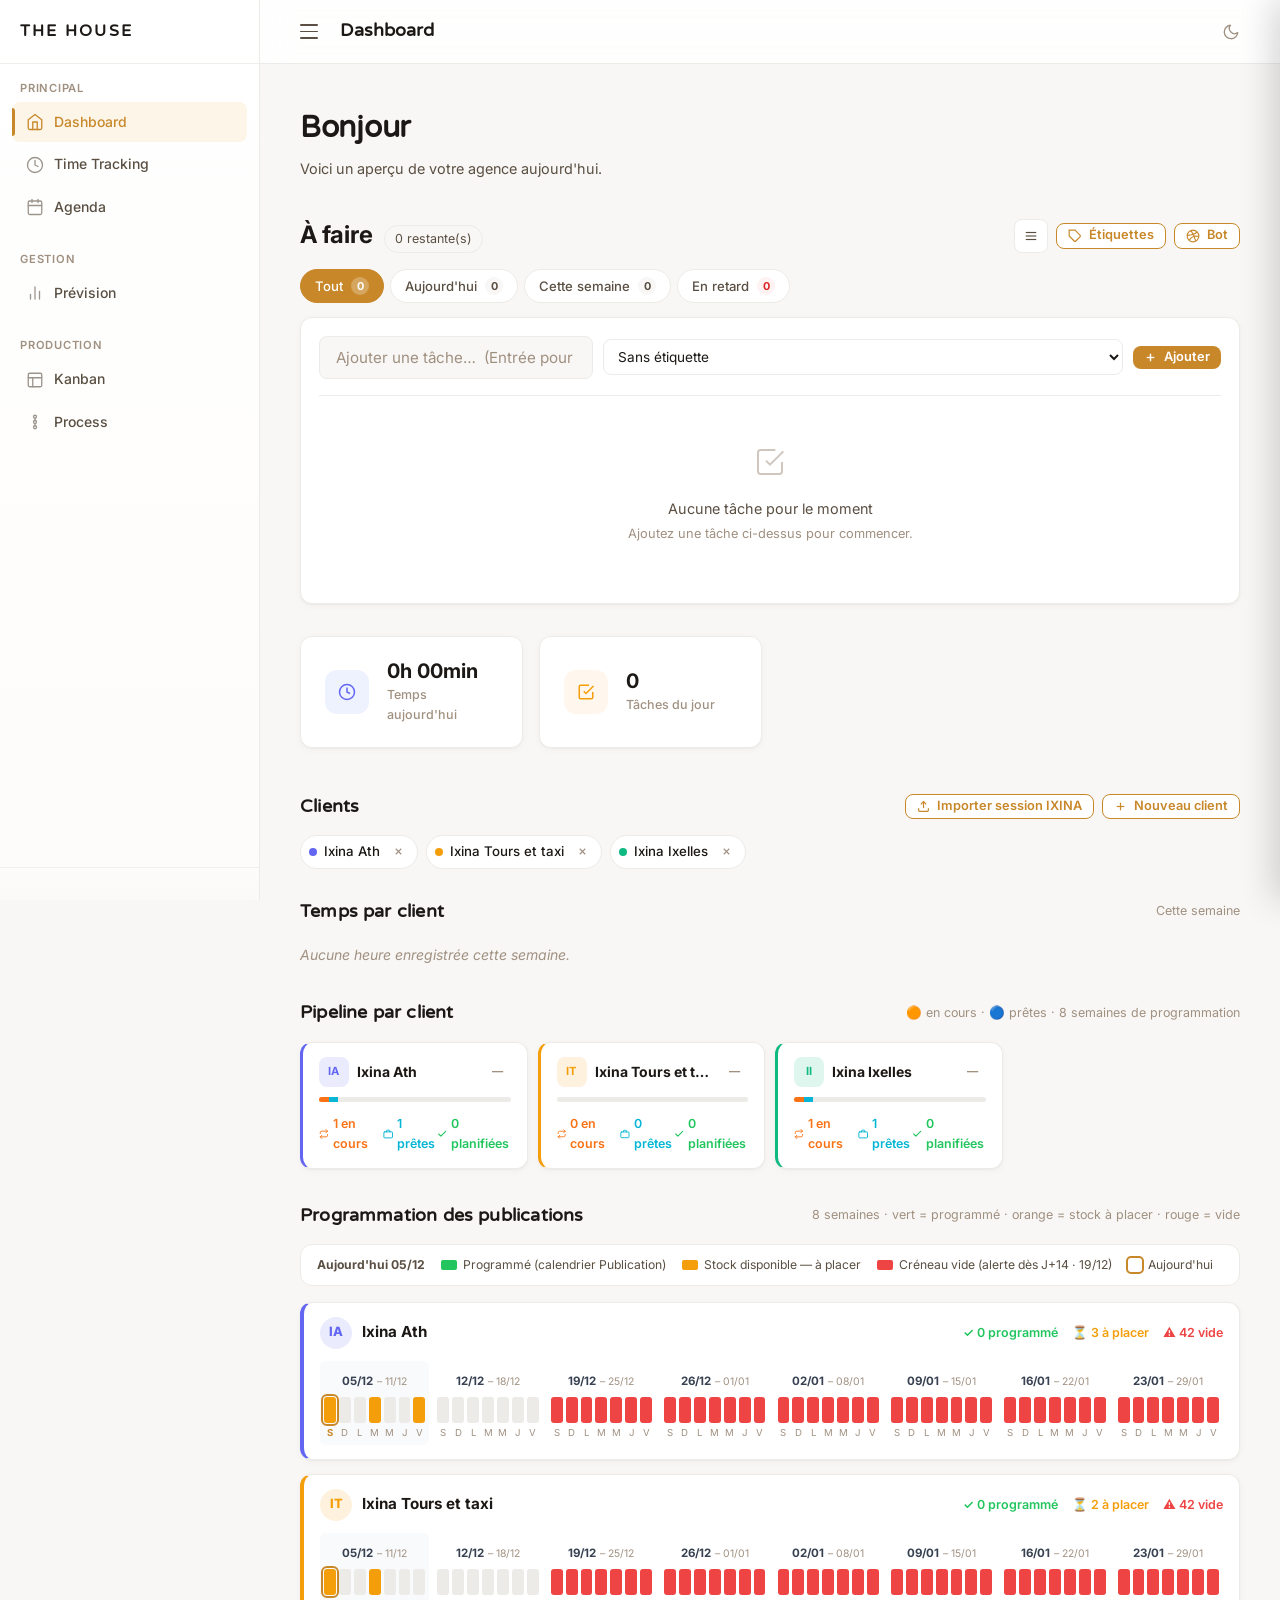
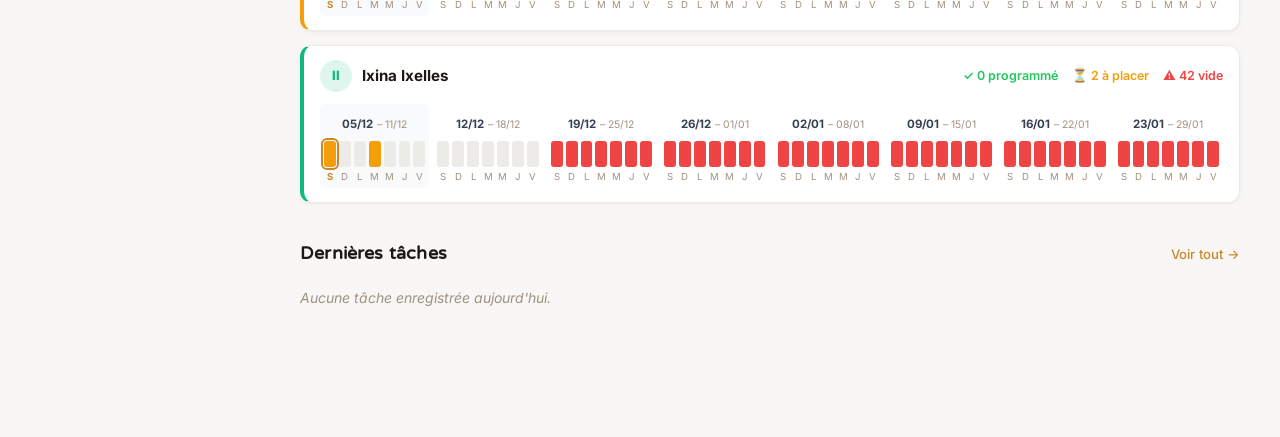
<file: index.html>
<!DOCTYPE html>
<html lang="fr">
<head>
  <meta charset="UTF-8" />
  <meta name="viewport" content="width=device-width, initial-scale=1.0" />
  <title>The House — Dashboard</title>
  <link rel="preconnect" href="https://fonts.googleapis.com" />
  <link rel="preconnect" href="https://fonts.gstatic.com" crossorigin />
  <link href="https://fonts.googleapis.com/css2?family=Inter:wght@300;400;500;600;700&display=swap" rel="stylesheet" />
  <link rel="stylesheet" href="css/style.css?v=12" />
  <script>
    /* ── Dark mode : init immédiat avant le rendu (anti-FOUC) ── */
    (function() {
      var saved = localStorage.getItem('the-house-theme');
      var prefersDark = window.matchMedia && window.matchMedia('(prefers-color-scheme: dark)').matches;
      var theme = saved || (prefersDark ? 'dark' : 'light');
      if (theme === 'dark') document.documentElement.setAttribute('data-theme', 'dark');
    })();
  </script>
  <style>
    .task-input-row { display:flex; align-items:flex-start; gap:12px; margin-bottom:8px; }
    .task-input-col { flex:1; display:flex; flex-direction:column; gap:4px; }
    .task-input-label { font-size:.72rem; font-weight:600; color:var(--text-3); text-transform:uppercase; letter-spacing:.04em; }
    .task-input-sep { padding-top:28px; font-size:.8rem; color:var(--text-3); font-weight:500; flex-shrink:0; }
    .daily-total-autre { opacity:.7; border-top:1px dashed var(--border,#e5e7eb); }
    @media (max-width:600px) {
      .task-input-row { flex-direction:column; }
      .task-input-sep { padding-top:0; text-align:center; }
    }

    /* ── Calendrier Time Tracking ── */
    .tt-cal-wrap { margin-top:28px; border:1px solid var(--border,#e5e7eb); border-radius:10px; overflow:hidden; }
    .tt-cal-topbar { display:flex; align-items:center; justify-content:space-between; flex-wrap:wrap; gap:10px; padding:8px 14px; background:var(--surface-2,#f9fafb); border-bottom:1px solid var(--border,#e5e7eb); }
    .tt-cal-nav { display:flex; align-items:center; gap:6px; }
    .tt-cal-nav-title { font-size:.85rem; font-weight:600; color:var(--text-1,#111827); min-width:170px; text-align:center; }
    .tt-cal-viewtoggle { display:flex; border:1px solid var(--border,#e5e7eb); border-radius:6px; overflow:hidden; }
    .tt-cal-viewtoggle button { padding:5px 14px; font-size:.75rem; font-weight:500; border:none; background:transparent; cursor:pointer; color:var(--text-2,#374151); transition:background .12s,color .12s; }
    .tt-cal-viewtoggle button.tt-active { background:var(--primary,#3B82F6); color:#fff; }
    .tt-cal-colheader { display:flex; border-bottom:1px solid var(--border,#e5e7eb); background:var(--surface-2,#f9fafb); }
    .tt-cal-colheader-spacer { width:52px; flex-shrink:0; }
    .tt-cal-colheader-day { flex:1; padding:6px 4px 8px; text-align:center; border-left:1px solid var(--border,#e5e7eb); }
    .tt-cal-colheader-day-name { font-size:.62rem; font-weight:700; color:var(--text-3,#9ca3af); text-transform:uppercase; letter-spacing:.06em; }
    .tt-cal-colheader-day-num { display:inline-flex; align-items:center; justify-content:center; width:28px; height:28px; border-radius:50%; font-size:.9rem; font-weight:700; color:var(--text-1,#111827); margin-top:3px; }
    .tt-cal-colheader-day.tt-today .tt-cal-colheader-day-name { color:var(--primary,#3B82F6); }
    .tt-cal-colheader-day.tt-today .tt-cal-colheader-day-num { background:var(--primary,#3B82F6); color:#fff; }
    .tt-cal-scroll { overflow-y:auto; max-height:520px; background:var(--surface,#fff); }
    .tt-cal-slot { cursor:pointer; }
    .tt-cal-slot:hover { background:rgba(59,130,246,.07); }
    .tt-cal-slot:hover::after { content:'＋'; position:absolute; right:6px; top:50%; transform:translateY(-50%); font-size:.75rem; color:var(--primary,#3B82F6); font-weight:700; pointer-events:none; }
    .tt-cal-task--active { outline:2px solid var(--primary,#3B82F6); outline-offset:1px; }
    .tt-cal-nowline { position:absolute; left:0; right:0; height:2px; background:#EF4444; z-index:4; pointer-events:none; }
    .tt-cal-nowline::before { content:''; position:absolute; left:-5px; top:-4px; width:10px; height:10px; background:#EF4444; border-radius:50%; }

    /* Preset chips dans la modale */
    .tt-preset-chips { display:flex; flex-wrap:wrap; gap:6px; margin-top:4px; }
    .tt-preset-chip { padding:4px 11px; border-radius:20px; font-size:.7rem; font-weight:500; cursor:pointer; border:1.5px solid; background:transparent; transition:background .12s, color .12s; line-height:1.4; }
    .tt-preset-chip:hover { filter:brightness(.92); }
    .tt-preset-chip.selected { color:#fff !important; }

    /* ── Bouton Google Calendar dans la sidebar Agenda ── */
    .agenda-gcal-btn {
      display:inline-flex; align-items:center; gap:4px;
      padding:2px 7px; border-radius:10px; font-size:.65rem; font-weight:600;
      border:1px solid var(--border,#e5e7eb); background:transparent;
      color:var(--text-3,#6b7280); cursor:pointer; line-height:1.6;
      transition:background .12s, color .12s, border-color .12s;
      margin-left:auto; flex-shrink:0;
    }
    .agenda-gcal-btn:hover { background:var(--surface-2,#f3f4f6); color:var(--text-1,#111827); }
    .agenda-gcal-btn.is-connected { border-color:#10B981; color:#10B981; background:rgba(16,185,129,.08); }
    .agenda-gcal-btn.is-connected:hover { background:rgba(16,185,129,.15); }

    /* ── Bouton toggle Dezoom ── */
    .dz-toggle-btn { display:inline-flex; align-items:center; gap:6px; padding:7px 16px; border-radius:8px; font-size:.82rem; font-weight:600; border:1.5px solid var(--border,#e5e7eb); background:var(--surface,#fff); color:var(--text-2,#374151); cursor:pointer; transition:background .12s,border-color .12s,color .12s; flex-shrink:0; }
    .dz-toggle-btn:hover { background:var(--surface-2,#f3f4f6); border-color:#06B6D4; color:#06B6D4; }
    .dz-toggle-btn.active { background:#ecfeff; border-color:#06B6D4; color:#0891b2; }
    .dz-topbar-btn { padding:5px 12px; font-size:.78rem; height:34px; }

    /* ── Vue Dezoom ── */
    .dz-section { margin-bottom:28px; }
    .dz-section-head { display:flex; align-items:center; gap:10px; margin-bottom:14px; padding-bottom:10px; border-bottom:2px solid var(--border,#e5e7eb); }
    .dz-section-dot { width:10px; height:10px; border-radius:50%; flex-shrink:0; }
    .dz-section-label { font-size:1rem; font-weight:700; color:var(--text-1,#111827); }
    .dz-section-count { font-size:.78rem; font-weight:500; color:var(--text-3,#9ca3af); background:var(--surface-2,#f9fafb); border:1px solid var(--border,#e5e7eb); border-radius:20px; padding:1px 8px; }
    .dz-empty { font-size:.85rem; color:var(--text-3,#9ca3af); padding:12px 0; }
    /* Process grid */
    .dz-process-grid { display:grid; grid-template-columns:repeat(auto-fill,minmax(200px,1fr)); gap:12px; }
    .dz-process-card { position:relative; display:flex; border:1px solid var(--border,#e5e7eb); border-radius:10px; overflow:hidden; background:var(--surface,#fff); }
    .dz-client-bar { width:4px; flex-shrink:0; }
    .dz-card-body { padding:10px 12px; flex:1; display:flex; flex-direction:column; gap:4px; }
    .dz-client-name { font-size:.68rem; font-weight:700; text-transform:uppercase; letter-spacing:.05em; }
    .dz-project-name { font-size:.88rem; font-weight:600; color:var(--text-1,#111827); line-height:1.3; }
    .dz-vcount { display:inline-block; font-size:.68rem; font-weight:700; padding:1px 6px; border-radius:4px; border:1.5px solid; background:transparent; margin-top:2px; }
    .dz-stage-badge { display:inline-block; font-size:.68rem; font-weight:600; padding:2px 7px; border-radius:20px; margin-top:4px; align-self:flex-start; }
    /* Stock list */
    .dz-stock-list { display:flex; flex-direction:column; gap:14px; }
    .dz-stock-card { display:flex; border:1px solid var(--border,#e5e7eb); border-radius:12px; overflow:hidden; background:var(--surface,#fff); }
    .dz-stock-card-body { padding:14px 16px; flex:1; }
    .dz-stock-card-head { display:flex; align-items:center; flex-wrap:wrap; gap:8px; margin-bottom:12px; }
    .dz-lot-badge { font-size:.7rem; font-weight:700; background:var(--surface-2,#f3f4f6); border:1px solid var(--border,#e5e7eb); border-radius:4px; padding:1px 6px; color:var(--text-2,#374151); }
    .dz-remaining { font-size:.72rem; font-weight:600; margin-left:auto; }
    .dz-chips-wrap { display:flex; flex-wrap:wrap; gap:6px; margin-bottom:10px; }
    .dz-chip { padding:4px 10px; border-radius:6px; font-size:.75rem; font-weight:700; border:2px solid var(--chip-color,#9ca3af); color:var(--chip-color,#9ca3af); background:transparent; cursor:pointer; transition:background .12s,color .12s,border-color .12s; }
    .dz-chip:hover:not(.dz-chip--done) { background:var(--chip-color,#9ca3af); color:#fff; }
    .dz-chip--selected { background:var(--chip-color,#9ca3af) !important; color:#fff !important; }
    .dz-chip--done { border-color:#d1fae5 !important; color:#6ee7b7 !important; background:#f0fdf4 !important; cursor:default; text-decoration:line-through; opacity:.7; }
    .dz-stock-actions { display:flex; align-items:center; gap:8px; margin-top:6px; }

    /* ── Filtre magasin ── */
    .dz-filter-wrap { position:relative; flex-shrink:0; }
    .dz-filter-dropdown { position:absolute; top:calc(100% + 6px); right:0; min-width:210px; background:var(--surface,#fff); border:1.5px solid var(--border,#e5e7eb); border-radius:10px; box-shadow:0 4px 20px rgba(0,0,0,.12); z-index:200; padding:8px 0; }
    .dz-filter-item { display:flex; align-items:center; gap:9px; padding:7px 14px; cursor:pointer; font-size:.82rem; color:var(--text-2,#374151); transition:background .1s; }
    .dz-filter-item:hover { background:var(--surface-2,#f3f4f6); }
    .dz-filter-item input[type=checkbox] { width:14px; height:14px; cursor:pointer; accent-color:var(--primary,#3B82F6); flex-shrink:0; }
    .dz-filter-dot { width:8px; height:8px; border-radius:50%; flex-shrink:0; }
    .dz-filter-sep { height:1px; background:var(--border,#e5e7eb); margin:6px 0; }
    .dz-filter-reset { display:block; width:100%; padding:6px 14px; font-size:.78rem; font-weight:600; color:var(--text-3,#6b7280); background:none; border:none; cursor:pointer; text-align:left; }
    .dz-filter-reset:hover { color:var(--text-1,#111827); }
    .dz-toggle-btn.has-filter { border-color:#F59E0B !important; color:#D97706 !important; background:#fffbeb !important; }
  </style>
</head>
<body>

  <div class="sidebar-overlay" id="sidebarOverlay"></div>

  <!-- ░░ SIDEBAR ░░ -->
  <aside class="sidebar" id="sidebar">

    <div class="sidebar-brand">
      <span class="brand-name">The House</span>
      <button class="sidebar-close" id="sidebarClose" aria-label="Fermer le menu">
        <svg width="16" height="16" viewBox="0 0 24 24" fill="none" stroke="currentColor" stroke-width="2.5"><line x1="18" y1="6" x2="6" y2="18"/><line x1="6" y1="6" x2="18" y2="18"/></svg>
      </button>
    </div>

    <nav class="sidebar-nav">
      <div class="nav-group">
        <p class="nav-group-label">Principal</p>
        <ul>
          <li>
            <a class="nav-link active" data-view="dashboard" href="#">
              <svg class="nav-icon" width="18" height="18" viewBox="0 0 24 24" fill="none" stroke="currentColor" stroke-width="1.75" stroke-linecap="round" stroke-linejoin="round"><path d="M3 9l9-7 9 7v11a2 2 0 0 1-2 2H5a2 2 0 0 1-2-2z"/><polyline points="9 22 9 12 15 12 15 22"/></svg>
              <span>Dashboard</span>
            </a>
          </li>
          <li>
            <a class="nav-link" data-view="timetracker" href="#">
              <svg class="nav-icon" width="18" height="18" viewBox="0 0 24 24" fill="none" stroke="currentColor" stroke-width="1.75" stroke-linecap="round" stroke-linejoin="round"><circle cx="12" cy="12" r="10"/><polyline points="12 6 12 12 16 14"/></svg>
              <span>Time Tracking</span>
            </a>
          </li>
          <li>
            <a class="nav-link" data-view="agenda" href="#">
              <svg class="nav-icon" width="18" height="18" viewBox="0 0 24 24" fill="none" stroke="currentColor" stroke-width="1.75" stroke-linecap="round" stroke-linejoin="round"><rect x="3" y="4" width="18" height="18" rx="2"/><line x1="16" y1="2" x2="16" y2="6"/><line x1="8" y1="2" x2="8" y2="6"/><line x1="3" y1="10" x2="21" y2="10"/></svg>
              <span>Agenda</span>
            </a>
          </li>
        </ul>
      </div>



      <div class="nav-group">
        <p class="nav-group-label">Gestion</p>
        <ul>
          <li>
            <a class="nav-link" data-view="prevision" href="#">
              <svg class="nav-icon" width="18" height="18" viewBox="0 0 24 24" fill="none" stroke="currentColor" stroke-width="1.75" stroke-linecap="round" stroke-linejoin="round"><line x1="18" y1="20" x2="18" y2="10"/><line x1="12" y1="20" x2="12" y2="4"/><line x1="6" y1="20" x2="6" y2="14"/></svg>
              <span>Prévision</span>
            </a>
          </li>
        </ul>
      </div>

      <div class="nav-group">
        <p class="nav-group-label">Production</p>
        <ul>
          <li>
            <a class="nav-link" data-view="kanban" href="#">
              <svg class="nav-icon" width="18" height="18" viewBox="0 0 24 24" fill="none" stroke="currentColor" stroke-width="1.75" stroke-linecap="round" stroke-linejoin="round"><rect x="3" y="3" width="18" height="18" rx="2"/><path d="M3 9h18"/><path d="M9 21V9"/></svg>
              <span>Kanban</span>
            </a>
          </li>
          <li>
            <a class="nav-link" data-view="process" href="#">
              <svg class="nav-icon" width="18" height="18" viewBox="0 0 24 24" fill="none" stroke="currentColor" stroke-width="1.75" stroke-linecap="round" stroke-linejoin="round"><circle cx="12" cy="5" r="2"/><circle cx="12" cy="12" r="2"/><circle cx="12" cy="19" r="2"/><line x1="12" y1="7" x2="12" y2="10"/><line x1="12" y1="14" x2="12" y2="17"/></svg>
              <span>Process</span>
            </a>
          </li>
        </ul>
      </div>

      </nav>

    <div class="sidebar-footer">
    </div>
  </aside>

  <!-- ░░ MAIN ░░ -->
  <div class="main-wrapper" id="mainWrapper">

    <header class="topbar">
      <button class="hamburger" id="hamburger" aria-label="Menu">
        <span></span><span></span><span></span>
      </button>
      <h1 class="topbar-title" id="topbarTitle">Dashboard</h1>
      <div class="topbar-right">
        <div class="dz-filter-wrap" id="dzFilterWrap" style="display:none">
          <button class="dz-toggle-btn dz-topbar-btn" id="dzFilterBtn" onclick="Dezoom.toggleFilter(event)" title="Filtrer par magasin">
            <svg width="15" height="15" viewBox="0 0 24 24" fill="none" stroke="currentColor" stroke-width="2" stroke-linecap="round" stroke-linejoin="round"><polygon points="22 3 2 3 10 12.46 10 19 14 21 14 12.46 22 3"/></svg>
            Filtre
          </button>
          <div id="dzFilterDropdown" class="dz-filter-dropdown" style="display:none"></div>
        </div>
        <button class="dz-toggle-btn dz-topbar-btn" id="dezoomToggleBtn" onclick="Dezoom.toggle()" style="display:none" title="Vue Dezoom">
          <svg width="15" height="15" viewBox="0 0 24 24" fill="none" stroke="currentColor" stroke-width="2" stroke-linecap="round" stroke-linejoin="round"><circle cx="11" cy="11" r="8"/><line x1="21" y1="21" x2="16.65" y2="16.65"/><line x1="8" y1="11" x2="14" y2="11"/></svg>
          Dezoom
        </button>
        <button id="theme-toggle" title="Basculer le mode sombre" aria-label="Toggle dark mode">
          <!-- Lune : visible en light mode -->
          <svg class="icon-moon" width="18" height="18" viewBox="0 0 24 24" fill="none" stroke="currentColor" stroke-width="1.75" stroke-linecap="round" stroke-linejoin="round">
            <path d="M21 12.79A9 9 0 1 1 11.21 3 7 7 0 0 0 21 12.79z"/>
          </svg>
          <!-- Soleil : visible en dark mode -->
          <svg class="icon-sun" width="18" height="18" viewBox="0 0 24 24" fill="none" stroke="currentColor" stroke-width="1.75" stroke-linecap="round" stroke-linejoin="round">
            <circle cx="12" cy="12" r="5"/>
            <line x1="12" y1="1" x2="12" y2="3"/>
            <line x1="12" y1="21" x2="12" y2="23"/>
            <line x1="4.22" y1="4.22" x2="5.64" y2="5.64"/>
            <line x1="18.36" y1="18.36" x2="19.78" y2="19.78"/>
            <line x1="1" y1="12" x2="3" y2="12"/>
            <line x1="21" y1="12" x2="23" y2="12"/>
            <line x1="4.22" y1="19.78" x2="5.64" y2="18.36"/>
            <line x1="18.36" y1="5.64" x2="19.78" y2="4.22"/>
          </svg>
        </button>
      </div>
    </header>

    <div class="content-area">

      <!-- ── VUE : DASHBOARD ───────────────────────────────────── -->
      <section class="view active" id="view-dashboard">
        <div class="view-intro">
          <h2 class="view-title">Bonjour</h2>
          <p class="view-subtitle">Voici un aperçu de votre agence aujourd'hui.</p>
        </div>

        <!-- To Do List : en tête du dashboard -->
        <div class="todo-hero" id="todoHero">
          <div class="todo-hero-header">
            <div class="todo-hero-titles">
              <h2 class="todo-hero-title">À faire</h2>
              <span class="todo-hero-counter" id="todoCounter">0 restante(s)</span>
            </div>
            <div class="todo-hero-actions">
              <button class="todo-density-btn" id="todoDensityBtn" title="Affichage compact / confortable">
                <svg width="14" height="14" viewBox="0 0 24 24" fill="none" stroke="currentColor" stroke-width="2"><line x1="3" y1="6" x2="21" y2="6"/><line x1="3" y1="12" x2="21" y2="12"/><line x1="3" y1="18" x2="21" y2="18"/></svg>
              </button>
              <button class="btn btn-outline btn-sm" id="todoCatsBtn" title="Gérer les étiquettes">
                <svg width="14" height="14" viewBox="0 0 24 24" fill="none" stroke="currentColor" stroke-width="2"><path d="M20.59 13.41l-7.17 7.17a2 2 0 0 1-2.83 0L2 12V2h10l8.59 8.59a2 2 0 0 1 0 2.82z"/><line x1="7" y1="7" x2="7.01" y2="7"/></svg>
                Étiquettes
              </button>
              <button class="btn btn-outline btn-sm" id="todoBotBtn" title="Paramètres Bot Telegram">
                <svg width="14" height="14" viewBox="0 0 24 24" fill="none" stroke="currentColor" stroke-width="2"><circle cx="12" cy="12" r="10"/><path d="M8.56 2.75c4.37 6.03 6.02 9.42 8.03 17.72m2.54-15.38c-3.72 4.35-8.94 5.66-16.88 5.85m19.5 1.9c-3.5-.93-6.63-.82-8.94 0-2.58.92-5.01 2.86-7.44 6.32"/></svg>
                Bot
              </button>
            </div>
          </div>

          <div class="todo-filters" id="todoFilters">
            <button class="todo-filter active" data-filter="all">Tout <span class="todo-filter-count" data-count="all">0</span></button>
            <button class="todo-filter" data-filter="today">Aujourd'hui <span class="todo-filter-count" data-count="today">0</span></button>
            <button class="todo-filter" data-filter="week">Cette semaine <span class="todo-filter-count" data-count="week">0</span></button>
            <button class="todo-filter todo-filter-late" data-filter="late">En retard <span class="todo-filter-count" data-count="late">0</span></button>
          </div>

          <div class="todo-card">
            <div class="todo-add">
              <input type="text" id="todoInput" class="todo-add-input" placeholder="Ajouter une tâche…  (Entrée pour valider)" autocomplete="off" />
              <select id="todoCatSelect" class="form-select todo-add-cat"></select>
              <button class="btn btn-primary btn-sm" id="todoAddBtn">
                <svg width="13" height="13" viewBox="0 0 24 24" fill="none" stroke="currentColor" stroke-width="2.5"><line x1="12" y1="5" x2="12" y2="19"/><line x1="5" y1="12" x2="19" y2="12"/></svg>
                Ajouter
              </button>
            </div>

            <div class="todo-list" id="todoList"></div>

            <div class="todo-done-block" id="todoDoneBlock" style="display:none">
              <button class="todo-done-toggle" id="todoDoneToggle" aria-expanded="false">
                <svg class="todo-done-chevron" width="14" height="14" viewBox="0 0 24 24" fill="none" stroke="currentColor" stroke-width="2.5"><polyline points="9 18 15 12 9 6"/></svg>
                <span>Terminées</span>
                <span class="todo-done-count" id="todoDoneCount">0</span>
              </button>
              <div class="todo-done-list" id="todoDoneList" style="display:none"></div>
              <div class="todo-clear-done" id="todoClearDoneRow" style="display:none">
                <button class="btn btn-ghost" id="todoClearDone">Supprimer terminées</button>
              </div>
            </div>
          </div>
        </div>

        <!-- Panneau détails (slide-in droite) -->
        <div class="todo-panel-overlay" id="todoPanelOverlay"></div>
        <aside class="todo-panel" id="todoPanel" aria-hidden="true">
          <div class="todo-panel-head">
            <button class="todo-panel-iconbtn" id="todoPanelClose" aria-label="Fermer">
              <svg width="18" height="18" viewBox="0 0 24 24" fill="none" stroke="currentColor" stroke-width="2"><line x1="18" y1="6" x2="6" y2="18"/><line x1="6" y1="6" x2="18" y2="18"/></svg>
            </button>
            <span class="todo-panel-head-label">Détails de la tâche</span>
            <button class="todo-panel-iconbtn is-del" id="todoPanelDel" title="Supprimer la tâche">
              <svg width="16" height="16" viewBox="0 0 24 24" fill="none" stroke="currentColor" stroke-width="2"><polyline points="3 6 5 6 21 6"/><path d="M19 6l-2 14a2 2 0 0 1-2 2H9a2 2 0 0 1-2-2L5 6"/><path d="M10 11v6"/><path d="M14 11v6"/></svg>
            </button>
          </div>
          <div class="todo-panel-body">
            <div class="todo-panel-group">
              <label class="todo-panel-label">Titre</label>
              <input type="text" id="todoPanelText" class="todo-panel-input" />
            </div>

            <div class="todo-panel-group">
              <label class="todo-panel-label">Notes</label>
              <textarea id="todoPanelNotes" class="todo-panel-textarea" placeholder="Ajouter des notes, liens, contexte…" rows="4"></textarea>
            </div>

            <div class="todo-panel-grid2">
              <div class="todo-panel-group">
                <label class="todo-panel-label">Date d'échéance</label>
                <input type="date" id="todoPanelDate" class="todo-panel-input" />
              </div>
              <div class="todo-panel-group">
                <label class="todo-panel-label">Récurrence</label>
                <select id="todoPanelRecurrence" class="todo-panel-select">
                  <option value="none">Aucune</option>
                  <option value="daily">Tous les jours</option>
                  <option value="weekly">Toutes les semaines</option>
                  <option value="monthly">Tous les mois</option>
                  <option value="yearly">Tous les ans</option>
                </select>
              </div>
            </div>

            <div class="todo-panel-grid2">
              <div class="todo-panel-group">
                <label class="todo-panel-label">Étiquette</label>
                <select id="todoPanelCat" class="todo-panel-select"></select>
              </div>
              <div class="todo-panel-group">
                <label class="todo-panel-label">Projet Kanban</label>
                <select id="todoPanelProject" class="todo-panel-select"></select>
              </div>
            </div>

            <div class="todo-panel-group">
              <label class="todo-panel-label">
                Sous-tâches
                <span id="todoPanelSubCount"></span>
              </label>
              <div class="todo-panel-subs" id="todoPanelSubs"></div>
              <div class="todo-panel-sub-add">
                <input type="text" id="todoPanelSubInput" class="todo-panel-input" placeholder="Ajouter une sous-tâche…" />
                <button class="btn btn-primary btn-sm" id="todoPanelSubAddBtn">
                  <svg width="12" height="12" viewBox="0 0 24 24" fill="none" stroke="currentColor" stroke-width="2.5"><line x1="12" y1="5" x2="12" y2="19"/><line x1="5" y1="12" x2="19" y2="12"/></svg>
                </button>
              </div>
            </div>

            <div class="todo-panel-meta" id="todoPanelMeta"></div>
          </div>
          <div class="todo-panel-foot">
            Cmd / Ctrl + Entrée pour fermer · Esc pour annuler
          </div>
        </aside>

        <div class="stats-grid">
          <div class="stat-card">
            <div class="stat-icon" style="--c:#6366F1;--bg:#EEF2FF">
              <svg width="18" height="18" viewBox="0 0 24 24" fill="none" stroke="currentColor" stroke-width="2"><circle cx="12" cy="12" r="10"/><polyline points="12 6 12 12 16 14"/></svg>
            </div>
            <div>
              <div class="stat-value" id="stat-today-time">0h 00min</div>
              <div class="stat-label">Temps aujourd'hui</div>
            </div>
          </div>
          <div class="stat-card">
            <div class="stat-icon" style="--c:#F59E0B;--bg:#FFF7ED">
              <svg width="18" height="18" viewBox="0 0 24 24" fill="none" stroke="currentColor" stroke-width="2"><path d="M9 11l3 3L22 4"/><path d="M21 12v7a2 2 0 0 1-2 2H5a2 2 0 0 1-2-2V5a2 2 0 0 1 2-2h11"/></svg>
            </div>
            <div>
              <div class="stat-value" id="stat-tasks-count">0</div>
              <div class="stat-label">Tâches du jour</div>
            </div>
          </div>
        </div>

        <!-- Clients -->
        <div class="section-header">
          <h3 class="section-title">Clients</h3>
          <div style="display:flex;gap:8px;align-items:center;flex-wrap:wrap;">
            <button class="btn btn-outline btn-sm" id="ixinaImportBtn" title="Importer une session IXINA generee par PREPARER_ENVOI">
              <svg width="13" height="13" viewBox="0 0 24 24" fill="none" stroke="currentColor" stroke-width="2.2"><path d="M21 15v4a2 2 0 0 1-2 2H5a2 2 0 0 1-2-2v-4"/><polyline points="17 8 12 3 7 8"/><line x1="12" y1="3" x2="12" y2="15"/></svg>
              Importer session IXINA
            </button>
            <input type="file" id="ixinaImportInput" accept=".json" style="display:none">
            <button class="btn btn-outline btn-sm" id="manageClientsBtn">
              <svg width="13" height="13" viewBox="0 0 24 24" fill="none" stroke="currentColor" stroke-width="2.2"><line x1="12" y1="5" x2="12" y2="19"/><line x1="5" y1="12" x2="19" y2="12"/></svg>
              Nouveau client
            </button>
          </div>
        </div>
        <div class="clients-chips" id="dashboardClients"></div>

        <!-- Temps par client -->
        <div class="section-header" style="margin-top:28px">
          <h3 class="section-title">Temps par client</h3>
          <span class="section-hint">Cette semaine</span>
        </div>
        <div id="dashboard-client-hours">
          <div class="empty-state">
            <svg class="empty-state-icon" width="40" height="40" viewBox="0 0 24 24" fill="none" stroke="currentColor" stroke-width="1.5"><circle cx="12" cy="12" r="10"/><polyline points="12 6 12 12 16 14"/></svg>
            <p class="empty-state-text">Aucune heure enregistrée cette semaine</p>
            <p class="empty-state-sub">Lancez le chronomètre pour commencer le suivi</p>
          </div>
        </div>

        <!-- Pipeline par client (avance de contenu + programmation) -->
        <div class="section-header" style="margin-top:28px">
          <h3 class="section-title">Pipeline par client</h3>
          <span class="section-hint">🟠 en cours · 🔵 prêtes · 8 semaines de programmation</span>
        </div>
        <div class="ca-grid" id="content-advance-grid"></div>

        <!-- Programmation des publications -->
        <div class="section-header" style="margin-top:32px">
          <h3 class="section-title">Programmation des publications</h3>
          <span class="section-hint">8 semaines · vert = programmé · orange = stock à placer · rouge = vide</span>
        </div>
        <div id="progbar-grid"></div>

        <!-- Dernières tâches -->
        <div class="section-header" style="margin-top:36px">
          <h3 class="section-title">Dernières tâches</h3>
          <a class="section-link" data-view="timetracker" href="#">Voir tout →</a>
        </div>
        <div class="recent-tasks-container" id="dashboard-recent-tasks">
          <div class="empty-state">
            <svg class="empty-state-icon" width="40" height="40" viewBox="0 0 24 24" fill="none" stroke="currentColor" stroke-width="1.5"><path d="M9 11l3 3L22 4"/><path d="M21 12v7a2 2 0 0 1-2 2H5a2 2 0 0 1-2-2V5a2 2 0 0 1 2-2h11"/></svg>
            <p class="empty-state-text">Aucune tâche enregistrée aujourd'hui</p>
            <p class="empty-state-sub">Vos tâches terminées apparaîtront ici</p>
          </div>
        </div>


      </section>

      <!-- ── VUE : TIME TRACKER ────────────────────────────────── -->
      <section class="view" id="view-timetracker">
        <div class="view-intro">
          <h2 class="view-title">Time Tracking</h2>
          <p class="view-subtitle">Suivez le temps passé sur chaque tâche.</p>
        </div>

        <!-- ── Jardin du mois (au-dessus du timer) ──────────────── -->
        <div class="gdn-header">
          <svg class="gdn-header-icon" width="14" height="14" viewBox="0 0 24 24" fill="none" stroke="currentColor" stroke-width="2.2" stroke-linecap="round" stroke-linejoin="round"><path d="M12 22V12"/><path d="M12 12C12 12 8 9 8 6a4 4 0 0 1 8 0c0 3-4 6-4 6z"/><path d="M12 12C12 12 16 9 16 6"/><path d="M5 22h14"/></svg>
          <h3 class="gdn-header-title">Jardin du mois</h3>
          <span class="gdn-season" id="garden-season-label"></span>
        </div>
        <div class="gdn-grid" id="garden-container"></div>

        <div class="timer-card" style="margin-top:20px">
          <div class="task-input-row">
            <div class="task-input-col">
              <label class="task-input-label">Tâche libre</label>
              <input type="text" id="taskNameInput" class="task-name-input" placeholder="Décrivez librement…" autocomplete="off" />
            </div>
            <div class="task-input-sep">ou</div>
            <div class="task-input-col">
              <label class="task-input-label">Depuis le Kanban</label>
              <select id="taskKanbanSelect" class="form-select">
                <option value="">— Choisir une étape —</option>
              </select>
            </div>
          </div>
          <select id="taskClientSelect" class="form-select" style="margin-top:8px">
            <option value="">— Aucun client —</option>
          </select>
          <div class="timer-row">
            <div class="timer-clock" id="timerDisplay">00:00:00</div>
            <div class="timer-actions">
              <button class="btn btn-primary" id="timerStartBtn">
                <svg width="14" height="14" viewBox="0 0 24 24" fill="currentColor"><polygon points="5 3 19 12 5 21"/></svg>
                Démarrer
              </button>
              <button class="btn btn-warning" id="timerPauseBtn" style="display:none">
                <svg width="14" height="14" viewBox="0 0 24 24" fill="currentColor"><rect x="6" y="4" width="4" height="16"/><rect x="14" y="4" width="4" height="16"/></svg>
                Pause
              </button>
              <button class="btn btn-outline" id="timerResumeBtn" style="display:none">
                <svg width="14" height="14" viewBox="0 0 24 24" fill="currentColor"><polygon points="5 3 19 12 5 21"/></svg>
                Reprendre
              </button>
              <button class="btn btn-ghost" id="timerStopBtn" style="display:none">
                <svg width="14" height="14" viewBox="0 0 24 24" fill="currentColor"><rect x="3" y="3" width="18" height="18" rx="2"/></svg>
                Terminer
              </button>
            </div>
          </div>
          <div class="timer-status-label" id="timerStatusLabel"></div>
        </div>

        <!-- ── Jardin client actif (sous le timer, animé) ────────── -->
        <div id="gdn-active" style="display:none"></div>

        <div class="section-header" style="margin-top:28px">
          <h3 class="section-title">Tâches du jour</h3>
          <div style="display:flex;gap:8px;align-items:center">
            <button class="btn btn-outline btn-sm" id="addManualTaskBtn">
              <svg width="13" height="13" viewBox="0 0 24 24" fill="none" stroke="currentColor" stroke-width="2.2"><line x1="12" y1="5" x2="12" y2="19"/><line x1="5" y1="12" x2="19" y2="12"/></svg>
              Ajouter manuellement
            </button>
            <button class="btn btn-danger-outline" id="endOfDayBtn">
              <svg width="13" height="13" viewBox="0 0 24 24" fill="none" stroke="currentColor" stroke-width="2.2"><path d="M21 15v4a2 2 0 0 1-2 2H5a2 2 0 0 1-2-2v-4"/><polyline points="7 10 12 15 17 10"/><line x1="12" y1="15" x2="12" y2="3"/></svg>
              Fin de journée
            </button>
          </div>
        </div>

        <div class="table-wrapper">
          <table class="data-table" id="tasksTable">
            <thead>
              <tr>
                <th>Tâche</th>
                <th>Début</th>
                <th>Durée totale</th>
                <th></th>
              </tr>
            </thead>
            <tbody id="tasksTableBody">
              <tr><td colspan="4" class="empty-cell">
                <svg width="32" height="32" viewBox="0 0 24 24" fill="none" stroke="currentColor" stroke-width="1.5" style="margin:0 auto 8px;display:block;opacity:.4"><rect x="3" y="3" width="18" height="18" rx="2"/><line x1="3" y1="9" x2="21" y2="9"/><line x1="9" y1="21" x2="9" y2="9"/></svg>
                Aucune tâche pour aujourd'hui
              </td></tr>
            </tbody>
          </table>
        </div>

        <div class="daily-total" id="dailyTotalBar" style="display:none">
          <span class="daily-total-label">Total journée</span>
          <span class="daily-total-value" id="dailyTotalValue">0h 00min</span>
        </div>
        <div class="daily-total daily-total-autre" id="autreTotalBar" style="display:none">
          <span class="daily-total-label">↳ Autre</span>
          <span class="daily-total-value" id="autreTotalValue">0h 00min</span>
        </div>

      </section>

      <!-- ── VUE : AGENDA ──────────────────────────────────────── -->
      <section class="view" id="view-agenda">
        <div class="view-intro">
          <h2 class="view-title">Agenda</h2>
          <p class="view-subtitle">Vos activités passées et votre planification, comme dans Google Agenda.</p>
        </div>

        <div class="agenda-app" id="agendaApp">
          <!-- Sidebar gauche : mes calendriers -->
          <aside class="agenda-sidebar" id="agendaSidebar">
            <button class="btn btn-primary agenda-create" id="agendaCreateBtn">
              <svg width="14" height="14" viewBox="0 0 24 24" fill="none" stroke="currentColor" stroke-width="2.5"><line x1="12" y1="5" x2="12" y2="19"/><line x1="5" y1="12" x2="19" y2="12"/></svg>
              Créer un évènement
            </button>

            <div class="agenda-section">
              <p class="agenda-section-label">Mes calendriers</p>
              <div class="agenda-cal-list" id="agendaCalList"></div>
            </div>
          </aside>

          <!-- Zone principale -->
          <div class="agenda-main">
            <div class="agenda-toolbar">
              <div class="agenda-toolbar-left">
                <button class="agenda-sidebar-toggle" id="agendaSidebarToggle" title="Afficher / masquer le panneau" aria-label="Afficher ou masquer le panneau">
                  <svg width="16" height="16" viewBox="0 0 24 24" fill="none" stroke="currentColor" stroke-width="2.2"><line x1="3" y1="6" x2="21" y2="6"/><line x1="3" y1="12" x2="21" y2="12"/><line x1="3" y1="18" x2="21" y2="18"/></svg>
                </button>
                <button class="btn btn-outline btn-sm" id="agendaTodayBtn">Aujourd'hui</button>
                <button class="agenda-nav-btn" id="agendaPrevBtn" aria-label="Précédent">
                  <svg width="16" height="16" viewBox="0 0 24 24" fill="none" stroke="currentColor" stroke-width="2.2"><polyline points="15 18 9 12 15 6"/></svg>
                </button>
                <button class="agenda-nav-btn" id="agendaNextBtn" aria-label="Suivant">
                  <svg width="16" height="16" viewBox="0 0 24 24" fill="none" stroke="currentColor" stroke-width="2.2"><polyline points="9 18 15 12 9 6"/></svg>
                </button>
                <h3 class="agenda-title" id="agendaTitle"></h3>
              </div>
              <div class="agenda-toolbar-right">
                <div class="agenda-viewtoggle">
                  <button data-view="day"   class="agenda-view-btn">Jour</button>
                  <button data-view="week"  class="agenda-view-btn">Semaine</button>
                  <button data-view="month" class="agenda-view-btn active">Mois</button>
                </div>
              </div>
            </div>

            <div class="agenda-grid" id="agendaGrid"></div>
          </div>
        </div>
      </section>

      <!-- ── VUE : PRÉVISION ──────────────────────────────────── -->
      <section class="view" id="view-prevision">
        <div class="view-intro">
          <h2 class="view-title">Prévision</h2>
          <p class="view-subtitle">Gérez votre trésorerie, vos revenus et dépenses.</p>
        </div>
        <div id="prevision-container"></div>
      </section>

      <!-- ── VUE : KANBAN ──────────────────────────────────────── -->
      <section class="view" id="view-kanban">
        <div class="view-intro">
          <h2 class="view-title">Kanban</h2>
          <p class="view-subtitle">Pipeline de production — tous clients.</p>
        </div>
        <div class="pipeline-board" id="kanban-board"></div>
        <div id="dezoom-board" style="display:none"></div>
      </section>

      <!-- ── VUE : PUBLICATION ─────────────────────────────────── -->
      <section class="view" id="view-publication">
        <div class="view-intro">
          <h2 class="view-title">Publication</h2>
          <p class="view-subtitle">Cliquez sur un jour pour marquer son type ou cocher les clients à publier.</p>
        </div>
        <div id="pubcal-container"></div>
      </section>

      <!-- ── VUE : PROCESS ──────────────────────────────────────── -->
      <section class="view" id="view-process">
        <div class="view-intro">
          <h2 class="view-title">Process</h2>
          <p class="view-subtitle">Vos workflows de production par cas — ajoutez, supprimez ou réorganisez les étapes.</p>
        </div>

        <div class="proc-header-row">
          <div class="proc-tabs" id="proc-tabs"></div>
          <div class="proc-legend">
            <span class="proc-legend-item" data-type="auto">Auto</span>
            <span class="proc-legend-item" data-type="semi">Semi-auto</span>
            <span class="proc-legend-item" data-type="manuel">Manuel</span>
            <span class="proc-legend-item" data-type="client">Client</span>
          </div>
        </div>

        <div class="proc-timeline" id="proc-timeline"></div>
      </section>

    </div>
  </div>

  <!-- ░░ MODALES ░░ -->

  <!-- Modifier tâche -->
  <div class="modal-backdrop" id="modal-editTask" style="display:none">
    <div class="modal">
      <div class="modal-head">
        <h3>Modifier la tâche</h3>
        <button class="modal-close-btn" data-close="modal-editTask">
          <svg width="16" height="16" viewBox="0 0 24 24" fill="none" stroke="currentColor" stroke-width="2.5"><line x1="18" y1="6" x2="6" y2="18"/><line x1="6" y1="6" x2="18" y2="18"/></svg>
        </button>
      </div>
      <div class="modal-body">
        <label class="form-label">Nom de la tâche</label>
        <input type="text" id="editTaskName" class="form-input" placeholder="Nom de la tâche…" />
        <input type="hidden" id="editTaskId" />
        <label class="form-label" style="margin-top:14px">Client</label>
        <select id="editTaskClient" class="form-select">
          <option value="">— Aucun client —</option>
        </select>
      </div>
      <div class="modal-foot">
        <button class="btn btn-ghost" data-close="modal-editTask">Annuler</button>
        <button class="btn btn-primary" id="confirmEditTaskBtn">Sauvegarder</button>
      </div>
    </div>
  </div>

  <!-- Ajouter un projet -->
  <div class="modal-backdrop" id="modal-addProject" style="display:none">
    <div class="modal">
      <div class="modal-head">
        <h3>Ajouter un projet</h3>
        <button class="modal-close-btn" data-close="modal-addProject">
          <svg width="16" height="16" viewBox="0 0 24 24" fill="none" stroke="currentColor" stroke-width="2.5"><line x1="18" y1="6" x2="6" y2="18"/><line x1="6" y1="6" x2="18" y2="18"/></svg>
        </button>
      </div>
      <div class="modal-body">
        <label class="form-label">Nom du projet</label>
        <input type="text" id="newProjectName" class="form-input" placeholder="Ex : Vidéo Cuisine…" />
        <label class="form-label" style="margin-top:14px">Client</label>
        <select id="newProjectClient" class="form-select">
          <option value="ixina-ath">Ixina Ath</option>
          <option value="ixina-tours">Ixina Tours et taxi</option>
          <option value="ixina-ixelles">Ixina Ixelles</option>
        </select>
        <label class="form-label" style="margin-top:14px">Étiquette de tournage <span style="color:var(--text-3);font-weight:400">(optionnel)</span></label>
        <input type="text" id="newProjectShooting" class="form-input" placeholder="Ex : Livraison 25/06, Pose Dupont, Tournage 12/07…" />
        <div style="display:flex;gap:12px;margin-top:14px">
          <div style="flex:1">
            <label class="form-label">Lettre du lot</label>
            <input type="text" id="newProjectLetter" class="form-input" placeholder="A" maxlength="2" style="text-transform:uppercase" />
          </div>
          <div style="flex:1">
            <label class="form-label">Nombre de vidéos</label>
            <input type="number" id="newProjectCount" class="form-input" min="1" max="99" placeholder="5" />
          </div>
        </div>
        <p style="font-size:.75rem;color:var(--text-3);margin-top:6px">Les vidéos seront nommées A1, A2, A3… selon la lettre choisie.</p>
        <label class="form-label" style="margin-top:14px">Étape initiale</label>
        <select id="newProjectStage" class="form-select">
          <option value="rushs">Rushs à trier</option>
          <option value="brouillon">Brouillon</option>
          <option value="verif-draft">Vérif brouillon</option>
          <option value="corrections">Sous-titres + corrections</option>
          <option value="attente-validation">En attente de validation</option>
          <option value="montage-final">Montage final</option>
          <option value="verif-final">Vérif final</option>
          <option value="stock">En stock</option>
          <option value="publie">Programmé / Publié</option>
        </select>
      </div>
      <div class="modal-foot">
        <button class="btn btn-ghost" data-close="modal-addProject">Annuler</button>
        <button class="btn btn-primary" id="confirmAddProjectBtn">Ajouter</button>
      </div>
    </div>
  </div>

  <!-- Modal : Nouveau client -->
  <div class="modal-backdrop" id="modal-addClient" style="display:none">
    <div class="modal modal-sm">
      <div class="modal-head">
        <h3>Nouveau client</h3>
        <button class="modal-close-btn" data-close="modal-addClient">
          <svg width="16" height="16" viewBox="0 0 24 24" fill="none" stroke="currentColor" stroke-width="2.5"><line x1="18" y1="6" x2="6" y2="18"/><line x1="6" y1="6" x2="18" y2="18"/></svg>
        </button>
      </div>
      <div class="modal-body">
        <label class="form-label">Nom du client</label>
        <input type="text" id="newClientName" class="form-input" placeholder="Ex : Boulangerie Dupont" autocomplete="off" />
        <label class="form-label" style="margin-top:14px">Couleur</label>
        <div class="color-palette" id="colorPalette"></div>
        <input type="hidden" id="newClientColor" value="#6366F1" />
      </div>
      <div class="modal-foot">
        <button class="btn btn-ghost" data-close="modal-addClient">Annuler</button>
        <button class="btn btn-primary" id="confirmAddClientBtn">Ajouter</button>
      </div>
    </div>
  </div>


  <!-- Ajouter une tâche manuellement -->
  <div class="modal-backdrop" id="modal-addManualTask" style="display:none">
    <div class="modal">
      <div class="modal-head">
        <h3>Ajouter une tâche manuellement</h3>
        <button class="modal-close-btn" data-close="modal-addManualTask">
          <svg width="16" height="16" viewBox="0 0 24 24" fill="none" stroke="currentColor" stroke-width="2.5"><line x1="18" y1="6" x2="6" y2="18"/><line x1="6" y1="6" x2="18" y2="18"/></svg>
        </button>
      </div>
      <div class="modal-body">
        <label class="form-label">Étape prédéfinie</label>
        <div id="manualPresetChips" class="tt-preset-chips"></div>
        <label class="form-label" style="margin-top:12px">Nom de la tâche</label>
        <input type="text" id="manualTaskName" class="form-input" placeholder="Description de la tâche…" autocomplete="off" />
        <label class="form-label" style="margin-top:14px">Client</label>
        <select id="manualTaskClient" class="form-select">
          <option value="">— Aucun client —</option>
        </select>
        <div style="display:flex;gap:12px;margin-top:14px">
          <div style="flex:1">
            <label class="form-label">Date</label>
            <input type="date" id="manualTaskDate" class="form-input" />
          </div>
          <div style="flex:1">
            <label class="form-label">Heure de début</label>
            <input type="time" id="manualTaskStart" class="form-input" />
          </div>
        </div>
        <label class="form-label" style="margin-top:14px">Durée</label>
        <div style="display:flex;align-items:center;gap:8px">
          <input type="number" id="manualTaskHours" class="form-input" min="0" max="23" value="0" style="width:72px;text-align:center" />
          <span style="color:var(--text-3);font-weight:500">h</span>
          <input type="number" id="manualTaskMinutes" class="form-input" min="0" max="59" value="0" style="width:72px;text-align:center" />
          <span style="color:var(--text-3);font-weight:500">min</span>
        </div>
      </div>
      <div class="modal-foot">
        <button class="btn btn-ghost" data-close="modal-addManualTask">Annuler</button>
        <button class="btn btn-primary" id="confirmAddManualTaskBtn">
          <svg width="13" height="13" viewBox="0 0 24 24" fill="none" stroke="currentColor" stroke-width="2.2"><line x1="12" y1="5" x2="12" y2="19"/><line x1="5" y1="12" x2="19" y2="12"/></svg>
          Ajouter
        </button>
      </div>
    </div>
  </div>

  <!-- Confirmation fin de journée -->
  <div class="modal-backdrop" id="modal-endOfDay" style="display:none">
    <div class="modal modal-sm">
      <div class="modal-head">
        <h3>Fin de journée</h3>
        <button class="modal-close-btn" data-close="modal-endOfDay">
          <svg width="16" height="16" viewBox="0 0 24 24" fill="none" stroke="currentColor" stroke-width="2.5"><line x1="18" y1="6" x2="6" y2="18"/><line x1="6" y1="6" x2="18" y2="18"/></svg>
        </button>
      </div>
      <div class="modal-body">
        <p>Un fichier <code>.md</code> contenant le récapitulatif du jour va être téléchargé, puis les données seront réinitialisées.</p>
        <div class="eod-summary" id="eodSummary"></div>
      </div>
      <div class="modal-foot">
        <button class="btn btn-ghost" data-close="modal-endOfDay">Annuler</button>
        <button class="btn btn-primary" id="confirmEndOfDayBtn">
          <svg width="13" height="13" viewBox="0 0 24 24" fill="none" stroke="currentColor" stroke-width="2.2"><path d="M21 15v4a2 2 0 0 1-2 2H5a2 2 0 0 1-2-2v-4"/><polyline points="7 10 12 15 17 10"/><line x1="12" y1="15" x2="12" y2="3"/></svg>
          Télécharger et réinitialiser
        </button>
      </div>
    </div>
  </div>
  <script src="js/todo.js?v=7"></script>
  <script src="js/app.js?v=12"></script>
  <script src="js/timetracker.js?v=7"></script>
  <script src="js/programmation.js?v=2"></script>
  <script src="js/kanban.js?v=7"></script>
  <script src="js/pubcal.js?v=8"></script>
  <script src="js/prevision.js?v=2"></script>
  <script src="js/ixina-import.js?v=1"></script>
  <script src="js/garden.js?v=1"></script>
  <script src="js/process.js?v=1"></script>
  <script src="js/progbar.js?v=1"></script>
  <script src="js/dezoom.js?v=4"></script>
  <script src="https://accounts.google.com/gsi/client" async defer></script>
  <script src="js/agenda.js?v=7"></script>

</body>
</html>
</file>
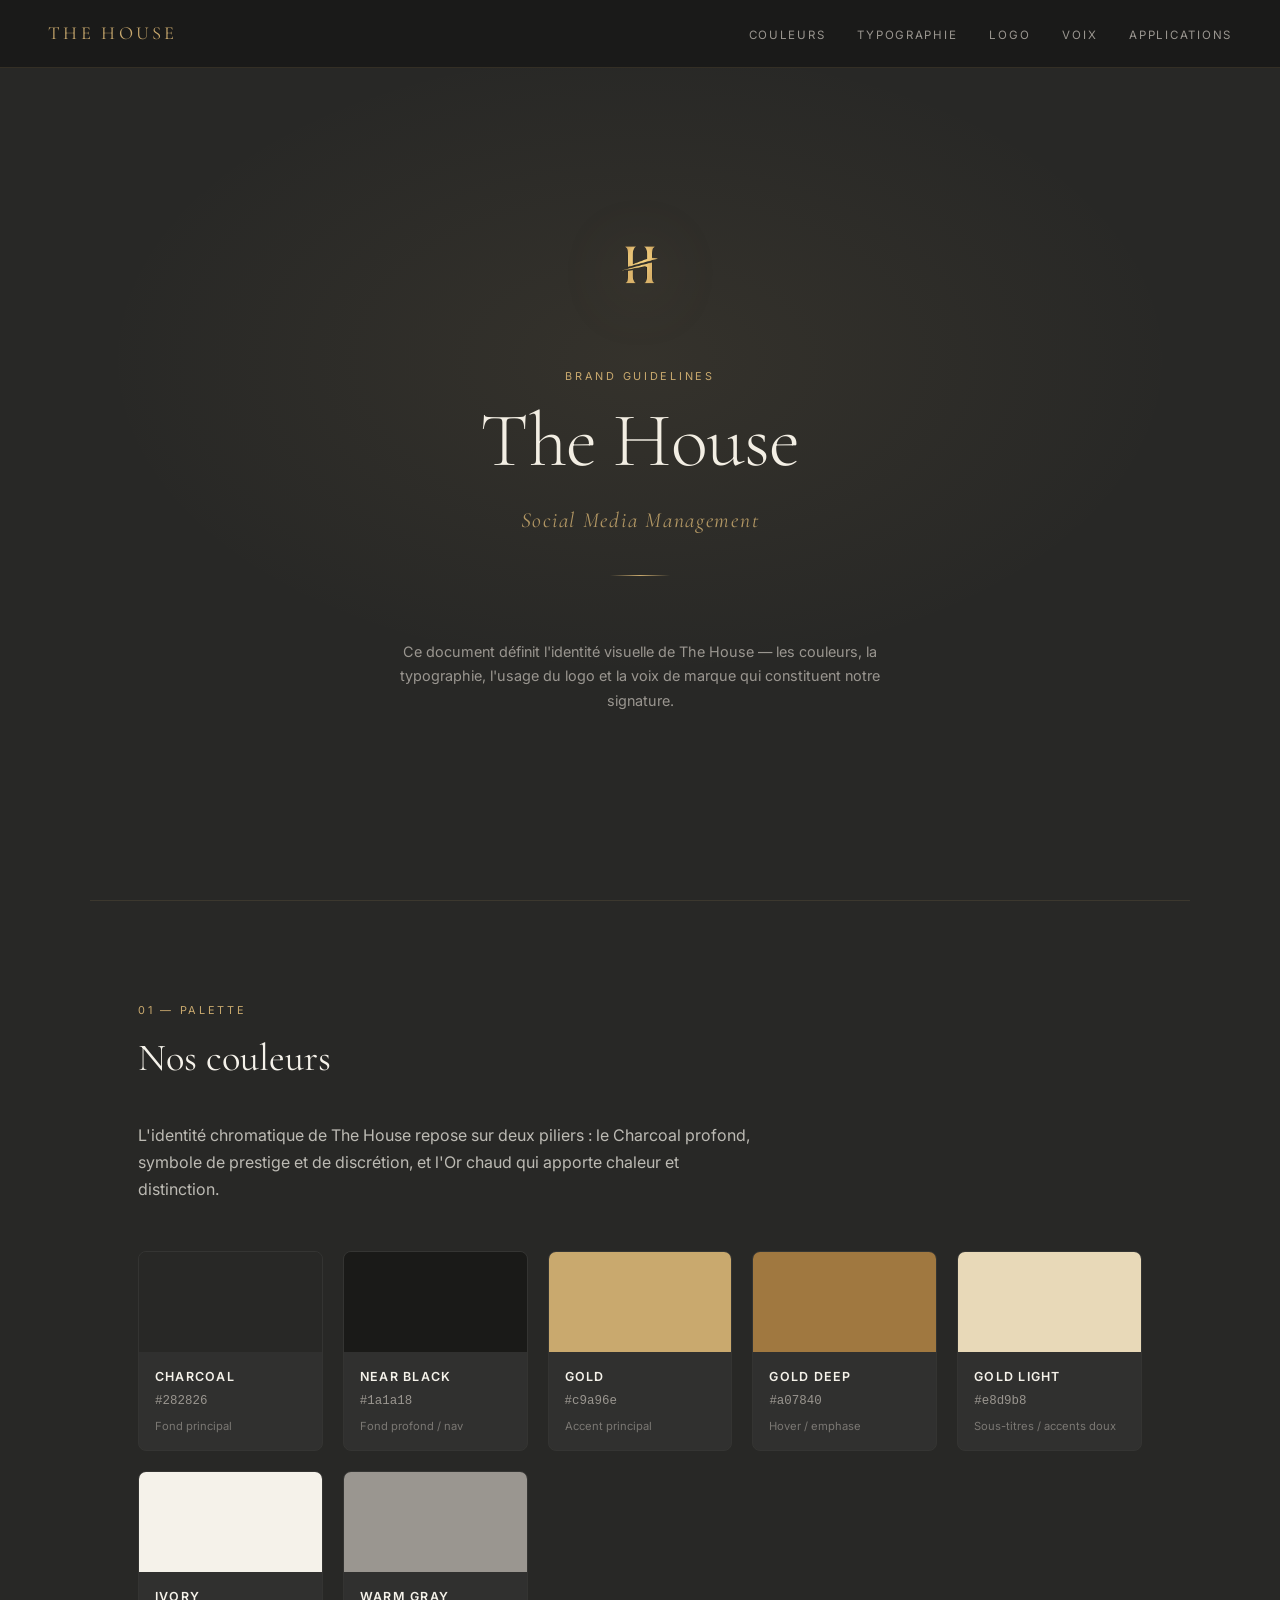
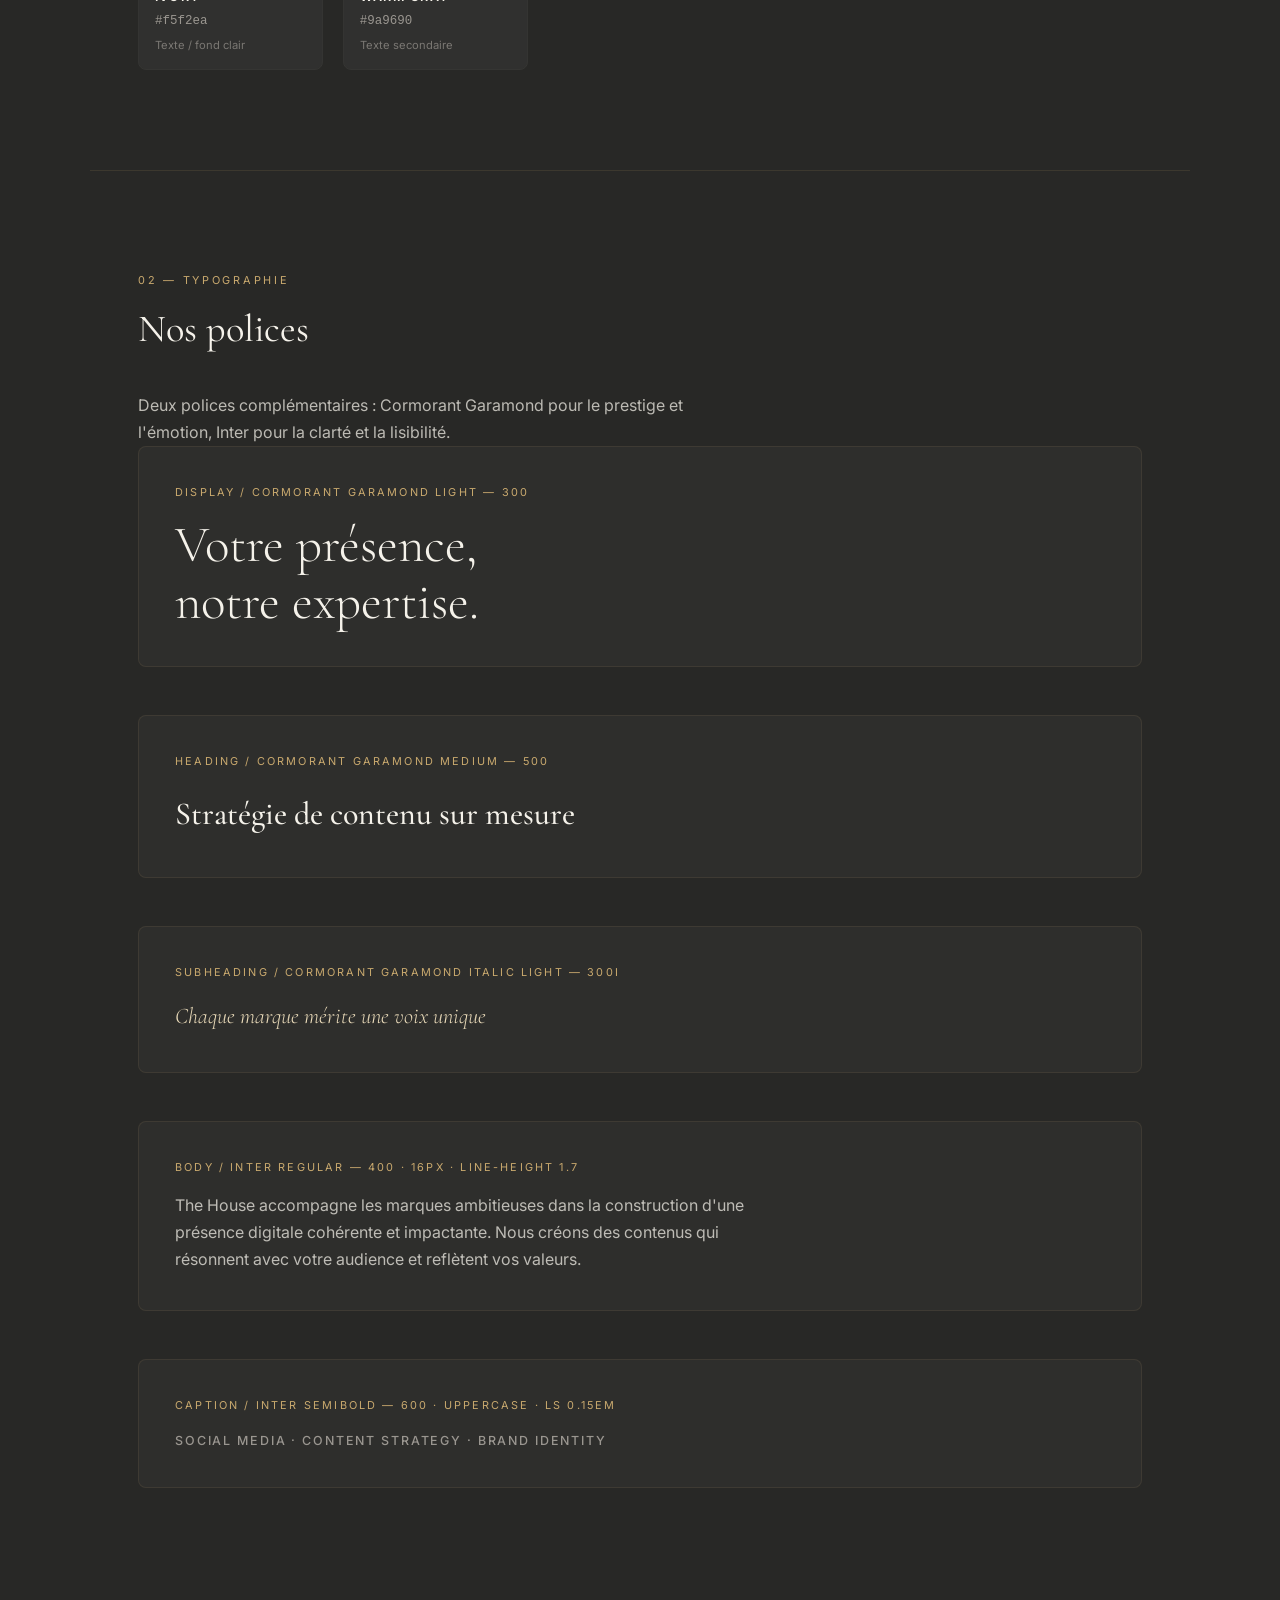
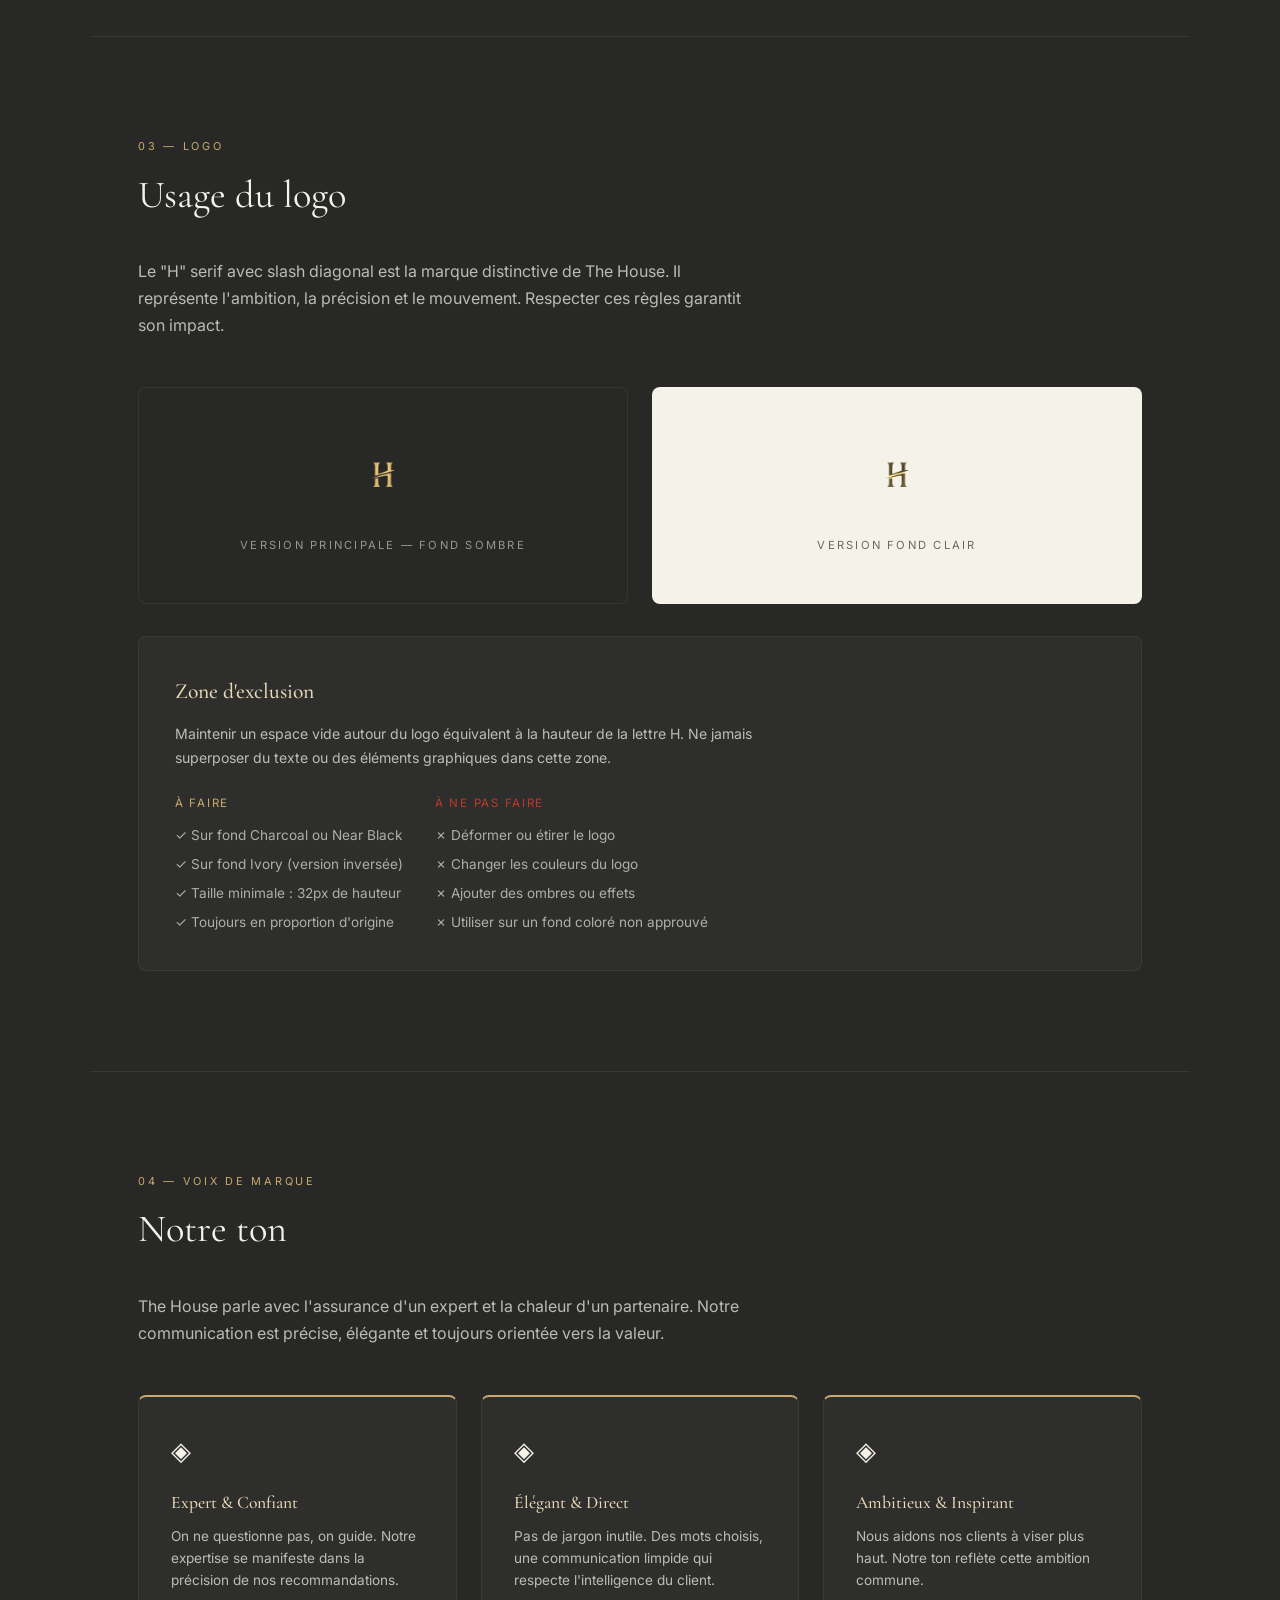
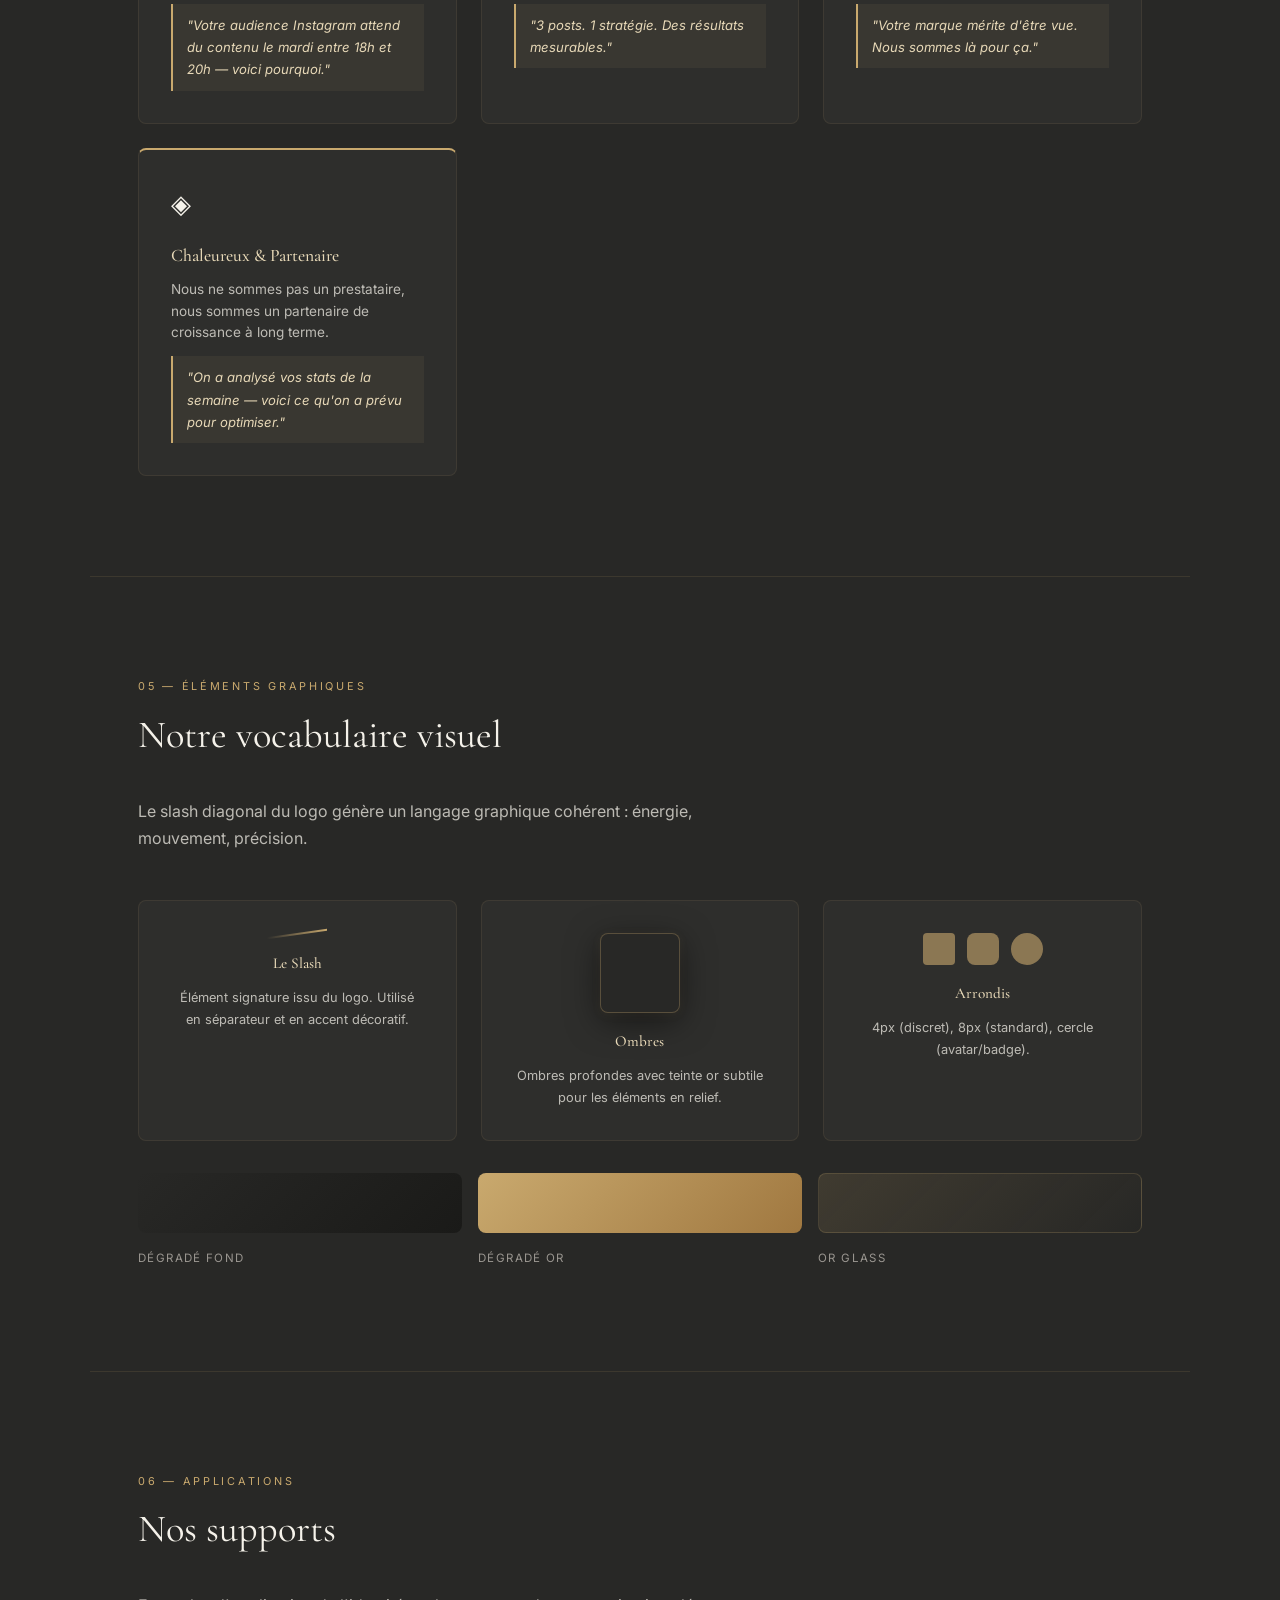
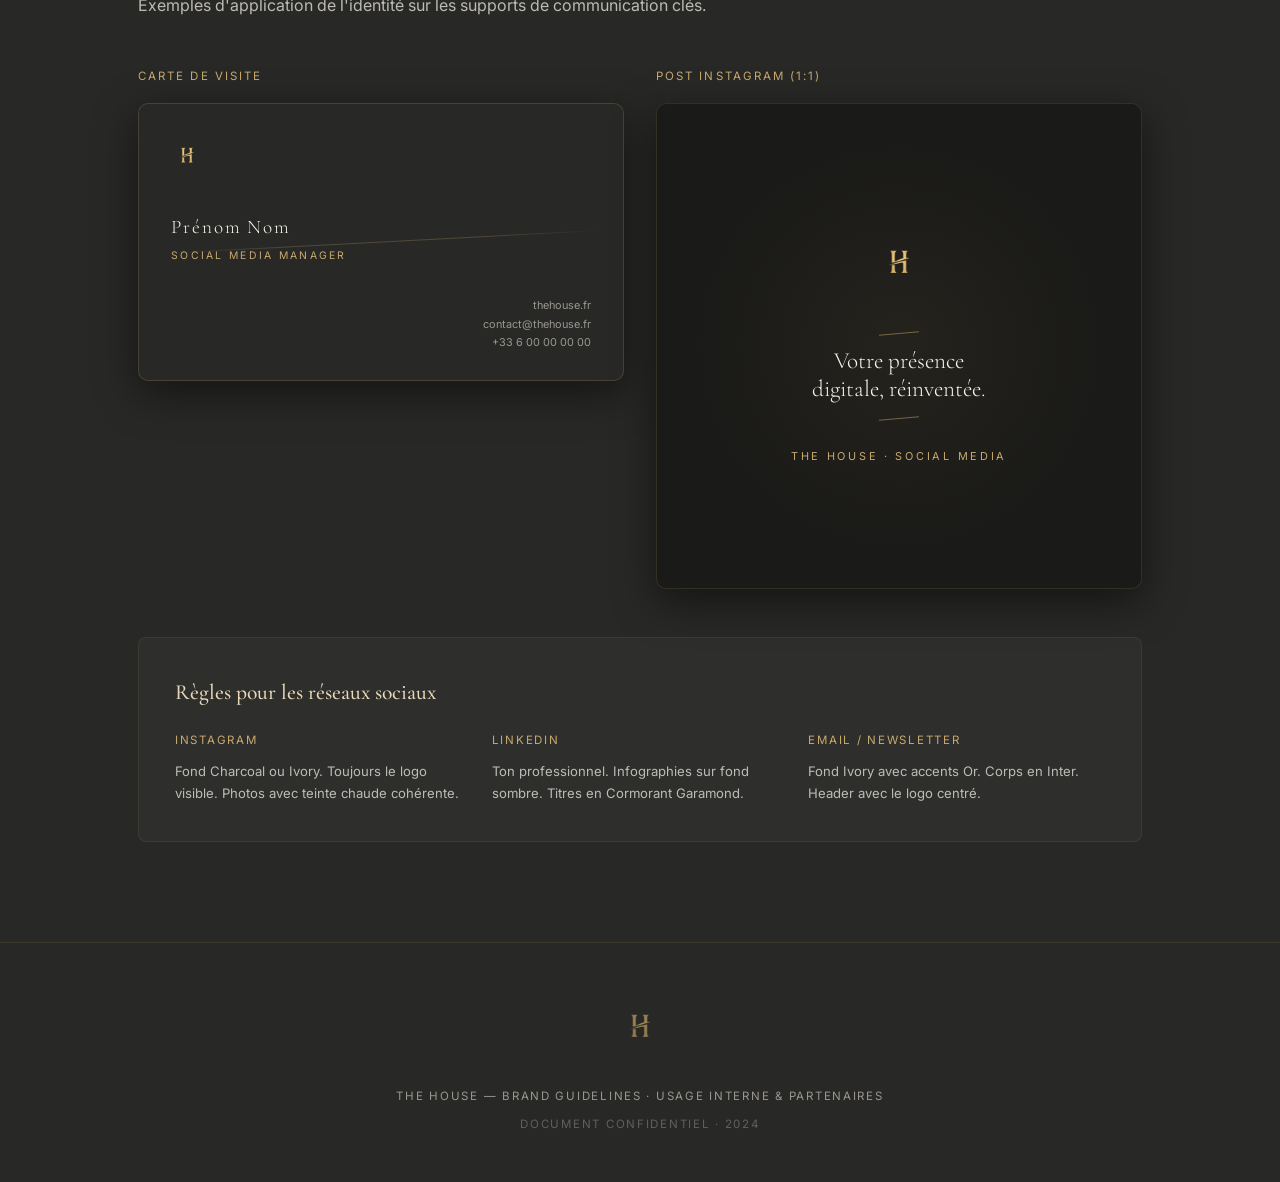
<file: brand-guidelines.html>
<!DOCTYPE html>
<html lang="fr">
<head>
  <meta charset="UTF-8" />
  <meta name="viewport" content="width=device-width, initial-scale=1.0" />
  <title>The House — Brand Guidelines</title>
  <link rel="preconnect" href="https://fonts.googleapis.com" />
  <link rel="preconnect" href="https://fonts.gstatic.com" crossorigin />
  <link href="https://fonts.googleapis.com/css2?family=Cormorant+Garamond:ital,wght@0,300;0,400;0,500;0,600;1,300;1,400;1,500&family=Inter:wght@300;400;500;600&display=swap" rel="stylesheet" />
  <style>
    :root {
      --charcoal:   #282826;
      --near-black: #1a1a18;
      --gold:       #c9a96e;
      --gold-deep:  #a07840;
      --gold-light: #e8d9b8;
      --ivory:      #f5f2ea;
      --warm-gray:  #9a9690;
      --white:      #ffffff;

      --font-serif: 'Cormorant Garamond', Georgia, serif;
      --font-sans:  'Inter', Arial, sans-serif;
    }

    *, *::before, *::after { box-sizing: border-box; margin: 0; padding: 0; }

    html { scroll-behavior: smooth; }

    body {
      background: var(--charcoal);
      color: var(--ivory);
      font-family: var(--font-sans);
      font-size: 16px;
      line-height: 1.7;
    }

    /* ── NAV ── */
    nav {
      position: fixed;
      top: 0; left: 0; right: 0;
      z-index: 100;
      display: flex;
      align-items: center;
      justify-content: space-between;
      padding: 18px 48px;
      background: rgba(26, 26, 24, 0.92);
      backdrop-filter: blur(12px);
      border-bottom: 1px solid rgba(201, 169, 110, 0.15);
    }

    .nav-brand {
      font-family: var(--font-serif);
      font-size: 1.15rem;
      letter-spacing: 0.18em;
      color: var(--gold);
      text-transform: uppercase;
      text-decoration: none;
    }

    .nav-links {
      display: flex;
      gap: 32px;
      list-style: none;
    }

    .nav-links a {
      font-size: 0.72rem;
      letter-spacing: 0.15em;
      text-transform: uppercase;
      color: var(--warm-gray);
      text-decoration: none;
      transition: color 0.2s;
    }

    .nav-links a:hover { color: var(--gold); }

    /* ── SECTIONS ── */
    section {
      padding: 100px 48px;
      max-width: 1100px;
      margin: 0 auto;
    }

    section + section {
      border-top: 1px solid rgba(201, 169, 110, 0.12);
    }

    .section-label {
      font-family: var(--font-sans);
      font-size: 0.68rem;
      letter-spacing: 0.25em;
      text-transform: uppercase;
      color: var(--gold);
      margin-bottom: 16px;
    }

    h1 {
      font-family: var(--font-serif);
      font-size: clamp(3rem, 6vw, 5.5rem);
      font-weight: 300;
      line-height: 1.05;
      letter-spacing: -0.01em;
    }

    h2 {
      font-family: var(--font-serif);
      font-size: clamp(1.8rem, 3vw, 2.8rem);
      font-weight: 400;
      line-height: 1.2;
      margin-bottom: 40px;
      color: var(--ivory);
    }

    h3 {
      font-family: var(--font-serif);
      font-size: 1.35rem;
      font-weight: 500;
      color: var(--gold-light);
      margin-bottom: 10px;
    }

    p {
      color: rgba(245, 242, 234, 0.72);
      max-width: 620px;
    }

    /* ── HERO ── */
    #hero {
      min-height: 100vh;
      display: flex;
      flex-direction: column;
      align-items: center;
      justify-content: center;
      text-align: center;
      padding-top: 120px;
      position: relative;
      overflow: hidden;
    }

    #hero::before {
      content: '';
      position: absolute;
      inset: 0;
      background: radial-gradient(ellipse 60% 50% at 50% 40%, rgba(201,169,110,0.08) 0%, transparent 70%);
      pointer-events: none;
    }

    .hero-logo {
      width: 120px;
      height: 120px;
      object-fit: contain;
      margin-bottom: 40px;
      filter: drop-shadow(0 8px 32px rgba(201,169,110,0.25));
    }

    .hero-tagline {
      font-family: var(--font-serif);
      font-style: italic;
      font-size: clamp(1rem, 2vw, 1.35rem);
      color: var(--gold);
      letter-spacing: 0.08em;
      margin-top: 20px;
      opacity: 0.85;
    }

    .hero-desc {
      margin: 28px auto 0;
      font-size: 0.9rem;
      max-width: 480px;
      color: var(--warm-gray);
      text-align: center;
    }

    .slash-divider {
      display: inline-block;
      width: 60px;
      height: 1px;
      background: linear-gradient(90deg, transparent, var(--gold), transparent);
      margin: 36px auto;
    }

    /* ── PALETTE ── */
    .palette-grid {
      display: grid;
      grid-template-columns: repeat(auto-fit, minmax(160px, 1fr));
      gap: 20px;
      margin-top: 48px;
    }

    .swatch {
      border-radius: 8px;
      overflow: hidden;
      border: 1px solid rgba(255,255,255,0.06);
    }

    .swatch-color {
      height: 100px;
    }

    .swatch-info {
      padding: 14px 16px;
      background: rgba(255,255,255,0.04);
    }

    .swatch-name {
      font-family: var(--font-sans);
      font-size: 0.78rem;
      font-weight: 600;
      letter-spacing: 0.1em;
      text-transform: uppercase;
      color: var(--ivory);
      display: block;
    }

    .swatch-hex {
      font-family: 'Courier New', monospace;
      font-size: 0.78rem;
      color: var(--warm-gray);
      margin-top: 4px;
      display: block;
    }

    .swatch-role {
      font-size: 0.7rem;
      color: rgba(154, 150, 144, 0.7);
      margin-top: 4px;
      display: block;
    }

    /* ── TYPO ── */
    .type-sample {
      margin-bottom: 48px;
      padding: 36px;
      background: rgba(255,255,255,0.03);
      border: 1px solid rgba(201,169,110,0.1);
      border-radius: 8px;
    }

    .type-meta {
      font-size: 0.68rem;
      letter-spacing: 0.2em;
      text-transform: uppercase;
      color: var(--gold);
      margin-bottom: 16px;
    }

    .type-display {
      font-family: var(--font-serif);
      font-size: clamp(2.2rem, 4vw, 3.5rem);
      font-weight: 300;
      line-height: 1.1;
      color: var(--ivory);
    }

    .type-heading {
      font-family: var(--font-serif);
      font-size: 2rem;
      font-weight: 500;
      color: var(--ivory);
    }

    .type-subheading {
      font-family: var(--font-serif);
      font-style: italic;
      font-size: 1.4rem;
      font-weight: 300;
      color: var(--gold-light);
    }

    .type-body {
      font-family: var(--font-sans);
      font-size: 1rem;
      font-weight: 400;
      color: rgba(245,242,234,0.72);
      max-width: 580px;
    }

    .type-caption {
      font-family: var(--font-sans);
      font-size: 0.78rem;
      font-weight: 500;
      letter-spacing: 0.15em;
      text-transform: uppercase;
      color: var(--warm-gray);
    }

    /* ── LOGO ── */
    .logo-grid {
      display: grid;
      grid-template-columns: 1fr 1fr;
      gap: 24px;
      margin-top: 48px;
    }

    .logo-variant {
      border-radius: 8px;
      padding: 48px;
      display: flex;
      flex-direction: column;
      align-items: center;
      gap: 20px;
      border: 1px solid rgba(255,255,255,0.06);
    }

    .logo-variant.dark { background: var(--charcoal); }
    .logo-variant.light { background: var(--ivory); }
    .logo-variant.black { background: var(--near-black); }
    .logo-variant.forbidden {
      background: rgba(255,255,255,0.03);
      position: relative;
    }

    .logo-variant img {
      width: 80px;
      height: 80px;
      object-fit: contain;
    }

    .logo-variant.light img { filter: invert(1) sepia(1) saturate(1.5) hue-rotate(5deg); }

    .logo-variant-label {
      font-size: 0.7rem;
      letter-spacing: 0.2em;
      text-transform: uppercase;
      color: var(--warm-gray);
    }

    .logo-variant.light .logo-variant-label { color: #6b6860; }

    .logo-clearspace {
      margin-top: 48px;
      padding: 36px;
      background: rgba(255,255,255,0.03);
      border: 1px solid rgba(201,169,110,0.1);
      border-radius: 8px;
    }

    /* ── VOICE ── */
    .voice-grid {
      display: grid;
      grid-template-columns: repeat(auto-fit, minmax(240px, 1fr));
      gap: 24px;
      margin-top: 48px;
    }

    .voice-card {
      padding: 32px;
      background: rgba(255,255,255,0.03);
      border: 1px solid rgba(201,169,110,0.1);
      border-radius: 8px;
      border-top: 2px solid var(--gold);
    }

    .voice-icon {
      font-size: 1.6rem;
      margin-bottom: 16px;
      display: block;
    }

    .voice-card h3 {
      font-size: 1.1rem;
      margin-bottom: 8px;
    }

    .voice-card p {
      font-size: 0.85rem;
      line-height: 1.6;
    }

    .voice-example {
      margin-top: 12px;
      padding: 10px 14px;
      background: rgba(201,169,110,0.07);
      border-left: 2px solid var(--gold);
      font-style: italic;
      font-size: 0.82rem;
      color: var(--gold-light);
    }

    /* ── ÉLÉMENTS GRAPHIQUES ── */
    .elements-grid {
      display: grid;
      grid-template-columns: repeat(3, 1fr);
      gap: 24px;
      margin-top: 48px;
    }

    .element-card {
      padding: 32px;
      background: rgba(255,255,255,0.03);
      border: 1px solid rgba(201,169,110,0.1);
      border-radius: 8px;
      text-align: center;
    }

    .slash-demo {
      display: flex;
      align-items: center;
      justify-content: center;
      gap: 0;
      margin-bottom: 16px;
    }

    .slash-line {
      width: 60px;
      height: 2px;
      background: linear-gradient(90deg, transparent, var(--gold));
      transform: skewY(-8deg);
    }

    .shadow-demo {
      width: 80px;
      height: 80px;
      background: var(--charcoal);
      border: 1px solid rgba(201,169,110,0.3);
      border-radius: 8px;
      margin: 0 auto 16px;
      box-shadow: 0 8px 32px rgba(0,0,0,0.5), 0 2px 8px rgba(201,169,110,0.1);
    }

    .radius-demo {
      display: flex;
      gap: 12px;
      justify-content: center;
      margin-bottom: 16px;
    }

    .radius-box {
      width: 32px;
      height: 32px;
      background: var(--gold);
      opacity: 0.6;
    }

    /* ── APPLICATIONS (MOCKUPS) ── */
    .mockup-grid {
      display: grid;
      grid-template-columns: 1fr 1fr;
      gap: 32px;
      margin-top: 48px;
    }

    /* Carte de visite */
    .business-card {
      aspect-ratio: 1.75;
      background: var(--charcoal);
      border-radius: 10px;
      padding: 28px 32px;
      display: flex;
      flex-direction: column;
      justify-content: space-between;
      border: 1px solid rgba(201,169,110,0.2);
      box-shadow: 0 12px 40px rgba(0,0,0,0.5);
      position: relative;
      overflow: hidden;
    }

    .business-card::after {
      content: '';
      position: absolute;
      top: 50%;
      left: 0;
      right: 0;
      height: 1px;
      background: linear-gradient(90deg, transparent 5%, var(--gold) 30%, var(--gold) 70%, transparent 95%);
      opacity: 0.25;
      transform: translateY(-50%) skewY(-3deg);
    }

    .bc-logo { width: 32px; object-fit: contain; }
    .bc-name {
      font-family: var(--font-serif);
      font-size: 1.2rem;
      font-weight: 300;
      letter-spacing: 0.1em;
      color: var(--ivory);
    }
    .bc-title {
      font-size: 0.65rem;
      letter-spacing: 0.22em;
      text-transform: uppercase;
      color: var(--gold);
      margin-top: 3px;
    }
    .bc-contact {
      font-size: 0.68rem;
      color: var(--warm-gray);
      text-align: right;
    }

    /* Post Instagram */
    .insta-post {
      aspect-ratio: 1;
      background: var(--near-black);
      border-radius: 10px;
      display: flex;
      flex-direction: column;
      align-items: center;
      justify-content: center;
      text-align: center;
      padding: 32px;
      border: 1px solid rgba(201,169,110,0.15);
      box-shadow: 0 12px 40px rgba(0,0,0,0.5);
      position: relative;
      overflow: hidden;
    }

    .insta-post::before {
      content: '';
      position: absolute;
      inset: 0;
      background: radial-gradient(ellipse 60% 60% at 50% 50%, rgba(201,169,110,0.06) 0%, transparent 70%);
    }

    .insta-logo { width: 48px; object-fit: contain; margin-bottom: 20px; position: relative; }

    .insta-headline {
      font-family: var(--font-serif);
      font-size: 1.45rem;
      font-weight: 300;
      line-height: 1.2;
      color: var(--ivory);
      position: relative;
    }

    .insta-sub {
      font-size: 0.68rem;
      letter-spacing: 0.25em;
      text-transform: uppercase;
      color: var(--gold);
      margin-top: 14px;
      position: relative;
    }

    .insta-slash {
      width: 40px;
      height: 1px;
      background: var(--gold);
      opacity: 0.5;
      margin: 14px auto;
      transform: skewY(-5deg);
      position: relative;
    }

    /* ── FOOTER ── */
    footer {
      text-align: center;
      padding: 48px;
      border-top: 1px solid rgba(201,169,110,0.12);
    }

    footer .footer-logo { width: 48px; opacity: 0.6; margin-bottom: 16px; }

    footer p {
      font-size: 0.72rem;
      letter-spacing: 0.15em;
      text-transform: uppercase;
      color: var(--warm-gray);
      text-align: center;
      max-width: none;
    }

    @media (max-width: 680px) {
      nav { padding: 16px 24px; }
      .nav-links { display: none; }
      section { padding: 72px 24px; }
      .logo-grid { grid-template-columns: 1fr; }
      .mockup-grid { grid-template-columns: 1fr; }
      .elements-grid { grid-template-columns: 1fr; }
    }
  </style>
</head>
<body>

  <!-- NAV -->
  <nav>
    <a class="nav-brand" href="#hero">The House</a>
    <ul class="nav-links">
      <li><a href="#couleurs">Couleurs</a></li>
      <li><a href="#typographie">Typographie</a></li>
      <li><a href="#logo">Logo</a></li>
      <li><a href="#voix">Voix</a></li>
      <li><a href="#applications">Applications</a></li>
    </ul>
  </nav>

  <!-- HERO -->
  <section id="hero" style="max-width:100%; padding-top:120px;">
    <img src="assets/logo.png" alt="The House Logo" class="hero-logo" />
    <div class="section-label">Brand Guidelines</div>
    <h1>The House</h1>
    <p class="hero-tagline">Social Media Management</p>
    <div class="slash-divider"></div>
    <p class="hero-desc">
      Ce document définit l'identité visuelle de The House — les couleurs, la typographie, l'usage du logo et la voix de marque qui constituent notre signature.
    </p>
  </section>

  <!-- COULEURS -->
  <section id="couleurs" style="max-width:1100px;">
    <div class="section-label">01 — Palette</div>
    <h2>Nos couleurs</h2>
    <p>L'identité chromatique de The House repose sur deux piliers : le Charcoal profond, symbole de prestige et de discrétion, et l'Or chaud qui apporte chaleur et distinction.</p>

    <div class="palette-grid">
      <div class="swatch">
        <div class="swatch-color" style="background:#282826;"></div>
        <div class="swatch-info">
          <span class="swatch-name">Charcoal</span>
          <span class="swatch-hex">#282826</span>
          <span class="swatch-role">Fond principal</span>
        </div>
      </div>
      <div class="swatch">
        <div class="swatch-color" style="background:#1a1a18;"></div>
        <div class="swatch-info">
          <span class="swatch-name">Near Black</span>
          <span class="swatch-hex">#1a1a18</span>
          <span class="swatch-role">Fond profond / nav</span>
        </div>
      </div>
      <div class="swatch">
        <div class="swatch-color" style="background:#c9a96e;"></div>
        <div class="swatch-info">
          <span class="swatch-name">Gold</span>
          <span class="swatch-hex">#c9a96e</span>
          <span class="swatch-role">Accent principal</span>
        </div>
      </div>
      <div class="swatch">
        <div class="swatch-color" style="background:#a07840;"></div>
        <div class="swatch-info">
          <span class="swatch-name">Gold Deep</span>
          <span class="swatch-hex">#a07840</span>
          <span class="swatch-role">Hover / emphase</span>
        </div>
      </div>
      <div class="swatch">
        <div class="swatch-color" style="background:#e8d9b8;"></div>
        <div class="swatch-info">
          <span class="swatch-name">Gold Light</span>
          <span class="swatch-hex">#e8d9b8</span>
          <span class="swatch-role">Sous-titres / accents doux</span>
        </div>
      </div>
      <div class="swatch">
        <div class="swatch-color" style="background:#f5f2ea;"></div>
        <div class="swatch-info">
          <span class="swatch-name">Ivory</span>
          <span class="swatch-hex">#f5f2ea</span>
          <span class="swatch-role">Texte / fond clair</span>
        </div>
      </div>
      <div class="swatch">
        <div class="swatch-color" style="background:#9a9690;"></div>
        <div class="swatch-info">
          <span class="swatch-name">Warm Gray</span>
          <span class="swatch-hex">#9a9690</span>
          <span class="swatch-role">Texte secondaire</span>
        </div>
      </div>
    </div>
  </section>

  <!-- TYPOGRAPHIE -->
  <section id="typographie">
    <div class="section-label">02 — Typographie</div>
    <h2>Nos polices</h2>
    <p>Deux polices complémentaires : Cormorant Garamond pour le prestige et l'émotion, Inter pour la clarté et la lisibilité.</p>

    <div class="type-sample">
      <div class="type-meta">Display / Cormorant Garamond Light — 300</div>
      <div class="type-display">Votre présence,<br/>notre expertise.</div>
    </div>

    <div class="type-sample">
      <div class="type-meta">Heading / Cormorant Garamond Medium — 500</div>
      <div class="type-heading">Stratégie de contenu sur mesure</div>
    </div>

    <div class="type-sample">
      <div class="type-meta">Subheading / Cormorant Garamond Italic Light — 300i</div>
      <div class="type-subheading">Chaque marque mérite une voix unique</div>
    </div>

    <div class="type-sample">
      <div class="type-meta">Body / Inter Regular — 400 · 16px · line-height 1.7</div>
      <div class="type-body">The House accompagne les marques ambitieuses dans la construction d'une présence digitale cohérente et impactante. Nous créons des contenus qui résonnent avec votre audience et reflètent vos valeurs.</div>
    </div>

    <div class="type-sample">
      <div class="type-meta">Caption / Inter SemiBold — 600 · Uppercase · LS 0.15em</div>
      <div class="type-caption">Social Media · Content Strategy · Brand Identity</div>
    </div>
  </section>

  <!-- LOGO -->
  <section id="logo">
    <div class="section-label">03 — Logo</div>
    <h2>Usage du logo</h2>
    <p>Le "H" serif avec slash diagonal est la marque distinctive de The House. Il représente l'ambition, la précision et le mouvement. Respecter ces règles garantit son impact.</p>

    <div class="logo-grid">
      <div class="logo-variant dark">
        <img src="assets/logo.png" alt="Logo fond sombre" />
        <span class="logo-variant-label">Version principale — fond sombre</span>
      </div>
      <div class="logo-variant light">
        <img src="assets/logo.png" alt="Logo fond clair" />
        <span class="logo-variant-label">Version fond clair</span>
      </div>
    </div>

    <div class="logo-clearspace" style="margin-top:32px;">
      <h3 style="margin-bottom:12px;">Zone d'exclusion</h3>
      <p style="font-size:0.88rem;">Maintenir un espace vide autour du logo équivalent à la hauteur de la lettre H. Ne jamais superposer du texte ou des éléments graphiques dans cette zone.</p>
      <div style="margin-top:24px; display:flex; gap:32px; flex-wrap:wrap;">
        <div>
          <div style="font-size:0.72rem; letter-spacing:0.15em; text-transform:uppercase; color:var(--gold); margin-bottom:10px;">À faire</div>
          <ul style="font-size:0.85rem; color:rgba(245,242,234,0.65); list-style:none; display:flex; flex-direction:column; gap:6px;">
            <li>✓ Sur fond Charcoal ou Near Black</li>
            <li>✓ Sur fond Ivory (version inversée)</li>
            <li>✓ Taille minimale : 32px de hauteur</li>
            <li>✓ Toujours en proportion d'origine</li>
          </ul>
        </div>
        <div>
          <div style="font-size:0.72rem; letter-spacing:0.15em; text-transform:uppercase; color:#c0392b; margin-bottom:10px;">À ne pas faire</div>
          <ul style="font-size:0.85rem; color:rgba(245,242,234,0.65); list-style:none; display:flex; flex-direction:column; gap:6px;">
            <li>✗ Déformer ou étirer le logo</li>
            <li>✗ Changer les couleurs du logo</li>
            <li>✗ Ajouter des ombres ou effets</li>
            <li>✗ Utiliser sur un fond coloré non approuvé</li>
          </ul>
        </div>
      </div>
    </div>
  </section>

  <!-- VOIX -->
  <section id="voix">
    <div class="section-label">04 — Voix de marque</div>
    <h2>Notre ton</h2>
    <p>The House parle avec l'assurance d'un expert et la chaleur d'un partenaire. Notre communication est précise, élégante et toujours orientée vers la valeur.</p>

    <div class="voice-grid">
      <div class="voice-card">
        <span class="voice-icon">◈</span>
        <h3>Expert & Confiant</h3>
        <p>On ne questionne pas, on guide. Notre expertise se manifeste dans la précision de nos recommandations.</p>
        <div class="voice-example">"Votre audience Instagram attend du contenu le mardi entre 18h et 20h — voici pourquoi."</div>
      </div>
      <div class="voice-card">
        <span class="voice-icon">◈</span>
        <h3>Élégant & Direct</h3>
        <p>Pas de jargon inutile. Des mots choisis, une communication limpide qui respecte l'intelligence du client.</p>
        <div class="voice-example">"3 posts. 1 stratégie. Des résultats mesurables."</div>
      </div>
      <div class="voice-card">
        <span class="voice-icon">◈</span>
        <h3>Ambitieux & Inspirant</h3>
        <p>Nous aidons nos clients à viser plus haut. Notre ton reflète cette ambition commune.</p>
        <div class="voice-example">"Votre marque mérite d'être vue. Nous sommes là pour ça."</div>
      </div>
      <div class="voice-card">
        <span class="voice-icon">◈</span>
        <h3>Chaleureux & Partenaire</h3>
        <p>Nous ne sommes pas un prestataire, nous sommes un partenaire de croissance à long terme.</p>
        <div class="voice-example">"On a analysé vos stats de la semaine — voici ce qu'on a prévu pour optimiser."</div>
      </div>
    </div>
  </section>

  <!-- ÉLÉMENTS GRAPHIQUES -->
  <section id="elements">
    <div class="section-label">05 — Éléments graphiques</div>
    <h2>Notre vocabulaire visuel</h2>
    <p>Le slash diagonal du logo génère un langage graphique cohérent : énergie, mouvement, précision.</p>

    <div class="elements-grid">
      <div class="element-card">
        <div class="slash-demo">
          <div class="slash-line"></div>
        </div>
        <h3 style="font-size:0.95rem; text-align:center;">Le Slash</h3>
        <p style="font-size:0.8rem; text-align:center; max-width:none;">Élément signature issu du logo. Utilisé en séparateur et en accent décoratif.</p>
      </div>
      <div class="element-card">
        <div class="shadow-demo"></div>
        <h3 style="font-size:0.95rem; text-align:center;">Ombres</h3>
        <p style="font-size:0.8rem; text-align:center; max-width:none;">Ombres profondes avec teinte or subtile pour les éléments en relief.</p>
      </div>
      <div class="element-card">
        <div class="radius-demo">
          <div class="radius-box" style="border-radius:4px;"></div>
          <div class="radius-box" style="border-radius:8px;"></div>
          <div class="radius-box" style="border-radius:50%;"></div>
        </div>
        <h3 style="font-size:0.95rem; text-align:center;">Arrondis</h3>
        <p style="font-size:0.8rem; text-align:center; max-width:none;">4px (discret), 8px (standard), cercle (avatar/badge).</p>
      </div>
    </div>

    <!-- Dégradés -->
    <div style="margin-top:32px; display:grid; grid-template-columns:repeat(auto-fit,minmax(200px,1fr)); gap:16px;">
      <div>
        <div style="height:60px; border-radius:8px; background:linear-gradient(135deg, #282826 0%, #1a1a18 100%); margin-bottom:10px;"></div>
        <span style="font-size:0.72rem; letter-spacing:0.12em; text-transform:uppercase; color:var(--warm-gray);">Dégradé Fond</span>
      </div>
      <div>
        <div style="height:60px; border-radius:8px; background:linear-gradient(135deg, #c9a96e 0%, #a07840 100%); margin-bottom:10px;"></div>
        <span style="font-size:0.72rem; letter-spacing:0.12em; text-transform:uppercase; color:var(--warm-gray);">Dégradé Or</span>
      </div>
      <div>
        <div style="height:60px; border-radius:8px; background:linear-gradient(135deg, rgba(201,169,110,0.15) 0%, transparent 100%); border:1px solid rgba(201,169,110,0.2); margin-bottom:10px;"></div>
        <span style="font-size:0.72rem; letter-spacing:0.12em; text-transform:uppercase; color:var(--warm-gray);">Or Glass</span>
      </div>
    </div>
  </section>

  <!-- APPLICATIONS -->
  <section id="applications">
    <div class="section-label">06 — Applications</div>
    <h2>Nos supports</h2>
    <p>Exemples d'application de l'identité sur les supports de communication clés.</p>

    <div class="mockup-grid">
      <!-- Carte de visite -->
      <div>
        <div style="font-size:0.72rem; letter-spacing:0.18em; text-transform:uppercase; color:var(--gold); margin-bottom:16px;">Carte de visite</div>
        <div class="business-card">
          <img src="assets/logo.png" alt="Logo" class="bc-logo" />
          <div>
            <div class="bc-name">Prénom Nom</div>
            <div class="bc-title">Social Media Manager</div>
          </div>
          <div class="bc-contact">
            thehouse.fr<br/>
            contact@thehouse.fr<br/>
            +33 6 00 00 00 00
          </div>
        </div>
      </div>

      <!-- Post Instagram -->
      <div>
        <div style="font-size:0.72rem; letter-spacing:0.18em; text-transform:uppercase; color:var(--gold); margin-bottom:16px;">Post Instagram (1:1)</div>
        <div class="insta-post">
          <img src="assets/logo.png" alt="Logo" class="insta-logo" />
          <div class="insta-slash"></div>
          <div class="insta-headline">Votre présence<br/>digitale, réinventée.</div>
          <div class="insta-slash"></div>
          <div class="insta-sub">The House · Social Media</div>
        </div>
      </div>
    </div>

    <!-- Couleurs signature réseaux -->
    <div style="margin-top:48px; padding:36px; background:rgba(255,255,255,0.03); border:1px solid rgba(201,169,110,0.1); border-radius:8px;">
      <h3 style="margin-bottom:20px;">Règles pour les réseaux sociaux</h3>
      <div style="display:grid; grid-template-columns:repeat(auto-fit,minmax(200px,1fr)); gap:20px;">
        <div>
          <div style="font-size:0.72rem; letter-spacing:0.15em; text-transform:uppercase; color:var(--gold); margin-bottom:10px;">Instagram</div>
          <p style="font-size:0.82rem;">Fond Charcoal ou Ivory. Toujours le logo visible. Photos avec teinte chaude cohérente.</p>
        </div>
        <div>
          <div style="font-size:0.72rem; letter-spacing:0.15em; text-transform:uppercase; color:var(--gold); margin-bottom:10px;">LinkedIn</div>
          <p style="font-size:0.82rem;">Ton professionnel. Infographies sur fond sombre. Titres en Cormorant Garamond.</p>
        </div>
        <div>
          <div style="font-size:0.72rem; letter-spacing:0.15em; text-transform:uppercase; color:var(--gold); margin-bottom:10px;">Email / Newsletter</div>
          <p style="font-size:0.82rem;">Fond Ivory avec accents Or. Corps en Inter. Header avec le logo centré.</p>
        </div>
      </div>
    </div>
  </section>

  <!-- FOOTER -->
  <footer>
    <img src="assets/logo.png" alt="The House" class="footer-logo" />
    <p>The House — Brand Guidelines · Usage interne & partenaires</p>
    <p style="margin-top:8px; opacity:0.5;">Document confidentiel · 2024</p>
  </footer>

</body>
</html>
</file>
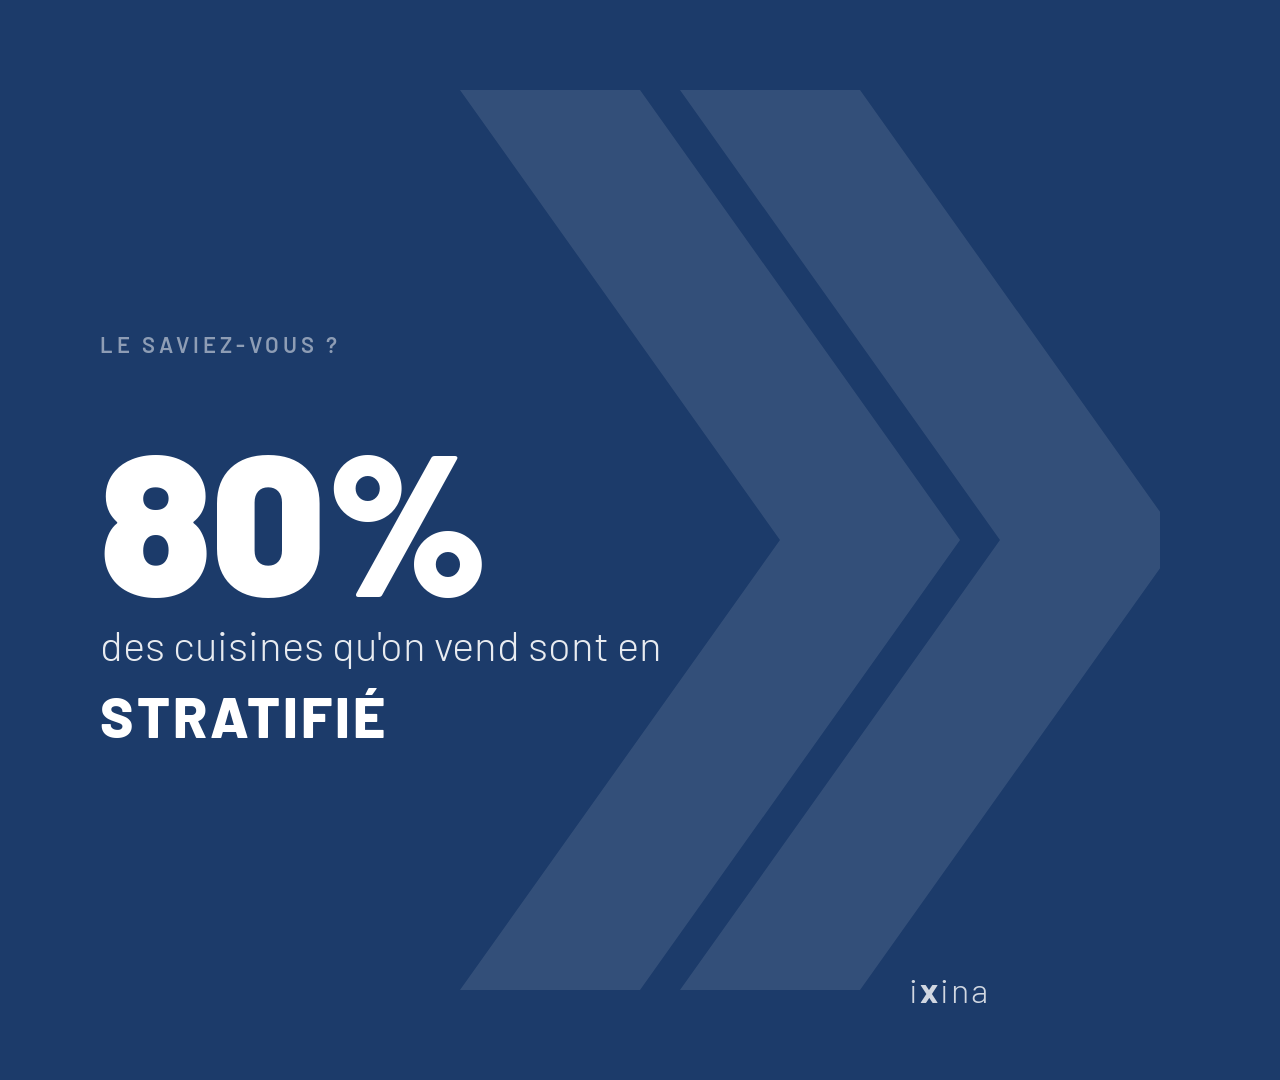
<file: carousel/slide1.html>
<!DOCTYPE html>
<html>
<head>
  <meta charset="UTF-8">
  <link href="https://fonts.googleapis.com/css2?family=Barlow:wght@300;400;600;700;800;900&display=swap" rel="stylesheet">
  <style>
    * { margin: 0; padding: 0; box-sizing: border-box; }
    body {
      width: 1080px;
      height: 1080px;
      background: #1C3B6A;
      font-family: 'Barlow', sans-serif;
      color: white;
      position: relative;
      overflow: hidden;
    }
    .chevron-bg {
      position: absolute;
      right: -80px;
      top: 50%;
      transform: translateY(-50%);
      opacity: 0.10;
    }
    .chevron-bg2 {
      position: absolute;
      right: 120px;
      top: 50%;
      transform: translateY(-50%);
      opacity: 0.07;
    }
    .content {
      position: relative;
      z-index: 2;
      padding: 90px 100px;
      height: 100%;
      display: flex;
      flex-direction: column;
      justify-content: center;
    }
    .tag {
      font-size: 22px;
      font-weight: 600;
      letter-spacing: 4px;
      text-transform: uppercase;
      color: rgba(255,255,255,0.5);
      margin-bottom: 60px;
    }
    .stat {
      font-size: 200px;
      font-weight: 900;
      line-height: 1;
      color: white;
      margin-bottom: 0px;
    }
    .subtitle {
      font-size: 42px;
      font-weight: 300;
      line-height: 1.3;
      color: rgba(255,255,255,0.9);
      margin-bottom: 10px;
      max-width: 580px;
    }
    .highlight {
      font-size: 56px;
      font-weight: 800;
      color: white;
      text-transform: uppercase;
      letter-spacing: 3px;
    }
    .logo {
      position: absolute;
      bottom: 70px;
      right: 90px;
      font-size: 34px;
      font-weight: 700;
      letter-spacing: 2px;
      color: rgba(255,255,255,0.8);
    }
    .logo span {
      font-weight: 300;
    }
  </style>
</head>
<body>
  <svg class="chevron-bg" width="700" height="900" viewBox="0 0 700 900">
    <polygon points="0,0 180,0 500,450 180,900 0,900 320,450" fill="white"/>
    <polygon points="220,0 400,0 720,450 400,900 220,900 540,450" fill="white"/>
  </svg>

  <div class="content">
    <div class="tag">Le saviez-vous ?</div>
    <div class="stat">80%</div>
    <div class="subtitle">des cuisines qu'on vend sont en</div>
    <div class="highlight">Stratifié</div>
  </div>

  <div class="logo"><span>i</span><strong>x</strong><span>ina</span></div>
</body>
</html>
</file>
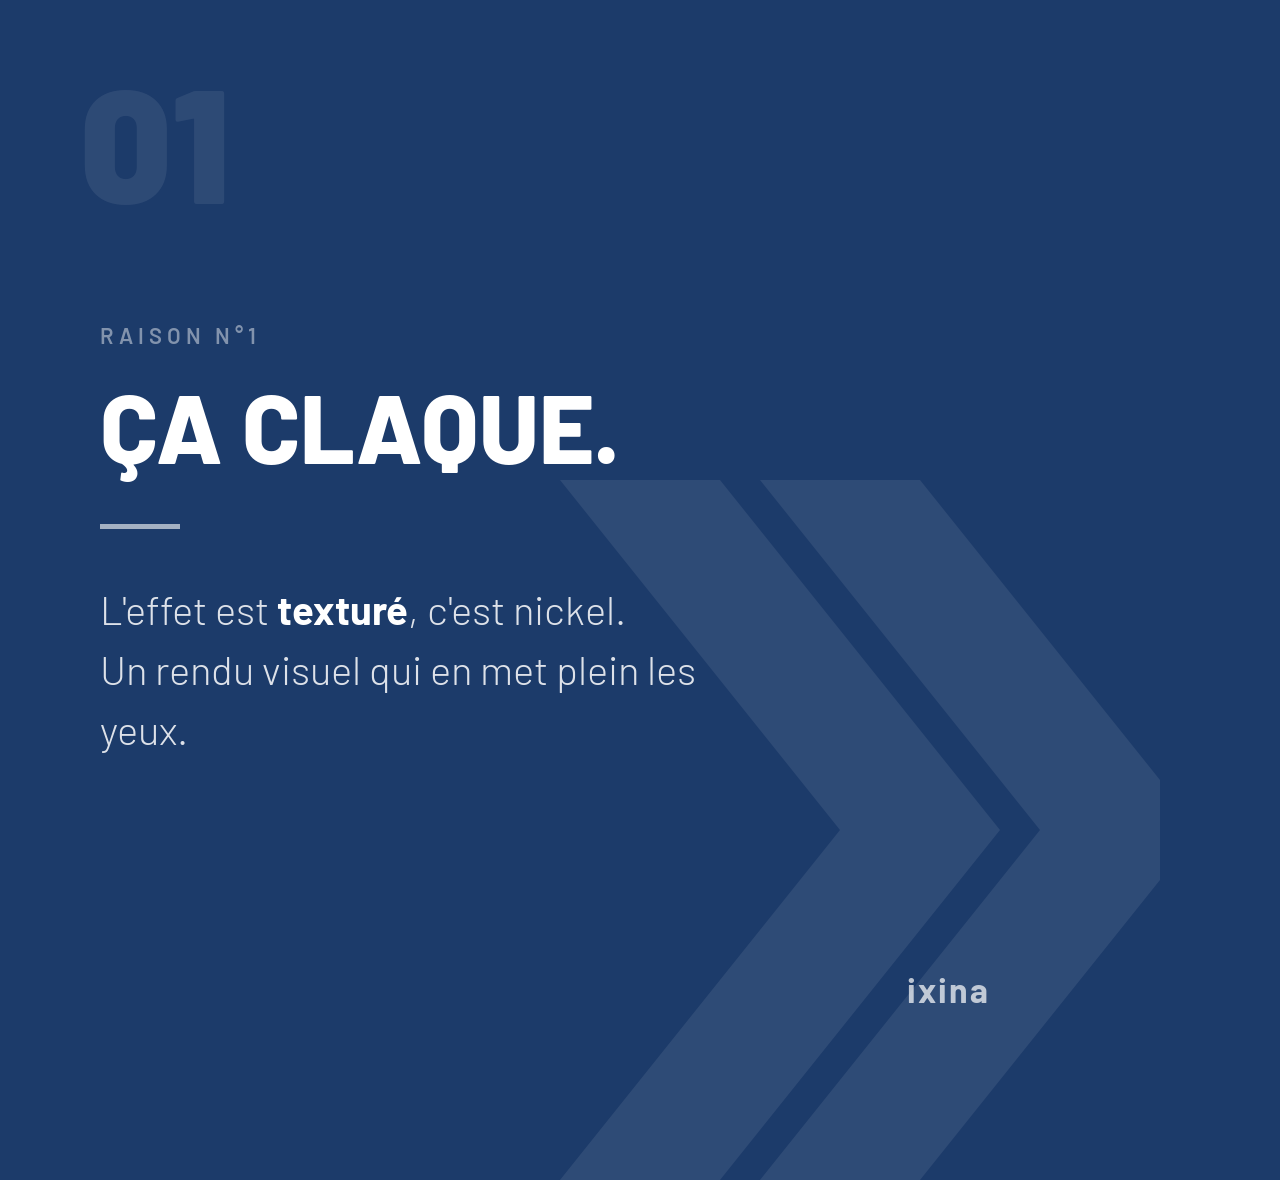
<file: carousel/slide2.html>
<!DOCTYPE html>
<html>
<head>
  <meta charset="UTF-8">
  <link href="https://fonts.googleapis.com/css2?family=Barlow:wght@300;400;600;700;800;900&display=swap" rel="stylesheet">
  <style>
    * { margin: 0; padding: 0; box-sizing: border-box; }
    body {
      width: 1080px;
      height: 1080px;
      background: #1C3B6A;
      font-family: 'Barlow', sans-serif;
      color: white;
      position: relative;
      overflow: hidden;
    }
    .chevron-bg {
      position: absolute;
      right: -80px;
      bottom: -100px;
      opacity: 0.08;
    }
    .content {
      position: relative;
      z-index: 2;
      padding: 90px 100px;
      height: 100%;
      display: flex;
      flex-direction: column;
      justify-content: center;
    }
    .number {
      font-size: 160px;
      font-weight: 900;
      line-height: 1;
      color: rgba(255,255,255,0.08);
      position: absolute;
      top: 60px;
      left: 80px;
    }
    .label {
      font-size: 22px;
      font-weight: 600;
      letter-spacing: 5px;
      text-transform: uppercase;
      color: rgba(255,255,255,0.45);
      margin-bottom: 30px;
    }
    .title {
      font-size: 96px;
      font-weight: 800;
      line-height: 1;
      color: white;
      margin-bottom: 50px;
      text-transform: uppercase;
    }
    .divider {
      width: 80px;
      height: 5px;
      background: white;
      margin-bottom: 50px;
      opacity: 0.6;
    }
    .description {
      font-size: 40px;
      font-weight: 300;
      line-height: 1.5;
      color: rgba(255,255,255,0.85);
      max-width: 680px;
    }
    .description strong {
      font-weight: 700;
      color: white;
    }
    .logo {
      position: absolute;
      bottom: 70px;
      right: 90px;
      font-size: 34px;
      font-weight: 700;
      letter-spacing: 2px;
      color: rgba(255,255,255,0.7);
    }
  </style>
</head>
<body>
  <svg class="chevron-bg" width="600" height="700" viewBox="0 0 600 700">
    <polygon points="0,0 160,0 440,350 160,700 0,700 280,350" fill="white"/>
    <polygon points="200,0 360,0 640,350 360,700 200,700 480,350" fill="white"/>
  </svg>

  <div class="number">01</div>

  <div class="content">
    <div class="label">Raison n°1</div>
    <div class="title">Ça claque.</div>
    <div class="divider"></div>
    <div class="description">
      L'effet est <strong>texturé</strong>, c'est nickel.<br>
      Un rendu visuel qui en met plein les yeux.
    </div>
  </div>

  <div class="logo">ixina</div>
</body>
</html>
</file>
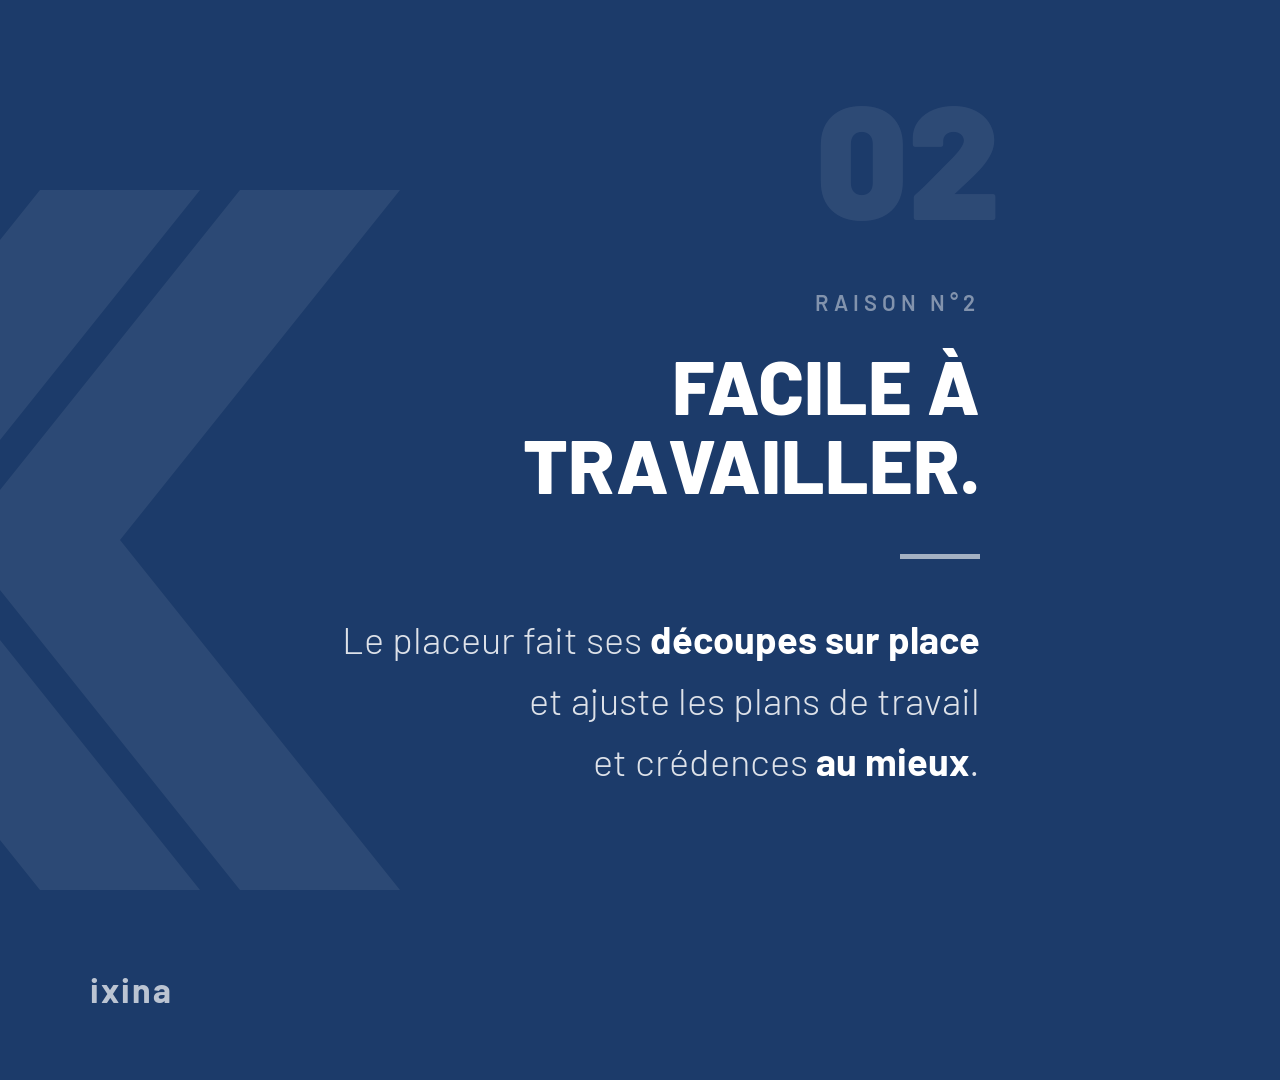
<file: carousel/slide3.html>
<!DOCTYPE html>
<html>
<head>
  <meta charset="UTF-8">
  <link href="https://fonts.googleapis.com/css2?family=Barlow:wght@300;400;600;700;800;900&display=swap" rel="stylesheet">
  <style>
    * { margin: 0; padding: 0; box-sizing: border-box; }
    body {
      width: 1080px;
      height: 1080px;
      background: #1C3B6A;
      font-family: 'Barlow', sans-serif;
      color: white;
      position: relative;
      overflow: hidden;
    }
    .chevron-bg {
      position: absolute;
      left: -200px;
      top: 50%;
      transform: translateY(-50%);
      opacity: 0.07;
    }
    .content {
      position: relative;
      z-index: 2;
      padding: 90px 100px;
      height: 100%;
      display: flex;
      flex-direction: column;
      justify-content: center;
      align-items: flex-end;
      text-align: right;
    }
    .number {
      font-size: 160px;
      font-weight: 900;
      color: rgba(255,255,255,0.08);
      position: absolute;
      top: 60px;
      right: 80px;
    }
    .label {
      font-size: 22px;
      font-weight: 600;
      letter-spacing: 5px;
      text-transform: uppercase;
      color: rgba(255,255,255,0.45);
      margin-bottom: 30px;
    }
    .title {
      font-size: 76px;
      font-weight: 800;
      line-height: 1.05;
      color: white;
      margin-bottom: 50px;
      text-transform: uppercase;
      max-width: 700px;
    }
    .divider {
      width: 80px;
      height: 5px;
      background: white;
      margin-bottom: 50px;
      opacity: 0.6;
      margin-left: auto;
    }
    .description {
      font-size: 38px;
      font-weight: 300;
      line-height: 1.6;
      color: rgba(255,255,255,0.85);
      max-width: 680px;
    }
    .description strong {
      font-weight: 700;
      color: white;
    }
    .logo {
      position: absolute;
      bottom: 70px;
      left: 90px;
      font-size: 34px;
      font-weight: 700;
      letter-spacing: 2px;
      color: rgba(255,255,255,0.7);
    }
  </style>
</head>
<body>
  <svg class="chevron-bg" width="600" height="700" viewBox="0 0 600 700">
    <polygon points="600,0 440,0 160,350 440,700 600,700 320,350" fill="white"/>
    <polygon points="400,0 240,0 -40,350 240,700 400,700 120,350" fill="white"/>
  </svg>

  <div class="number">02</div>

  <div class="content">
    <div class="label">Raison n°2</div>
    <div class="title">Facile à<br>travailler.</div>
    <div class="divider"></div>
    <div class="description">
      Le placeur fait ses <strong>découpes sur place</strong><br>
      et ajuste les plans de travail<br>
      et crédences <strong>au mieux</strong>.
    </div>
  </div>

  <div class="logo">ixina</div>
</body>
</html>
</file>
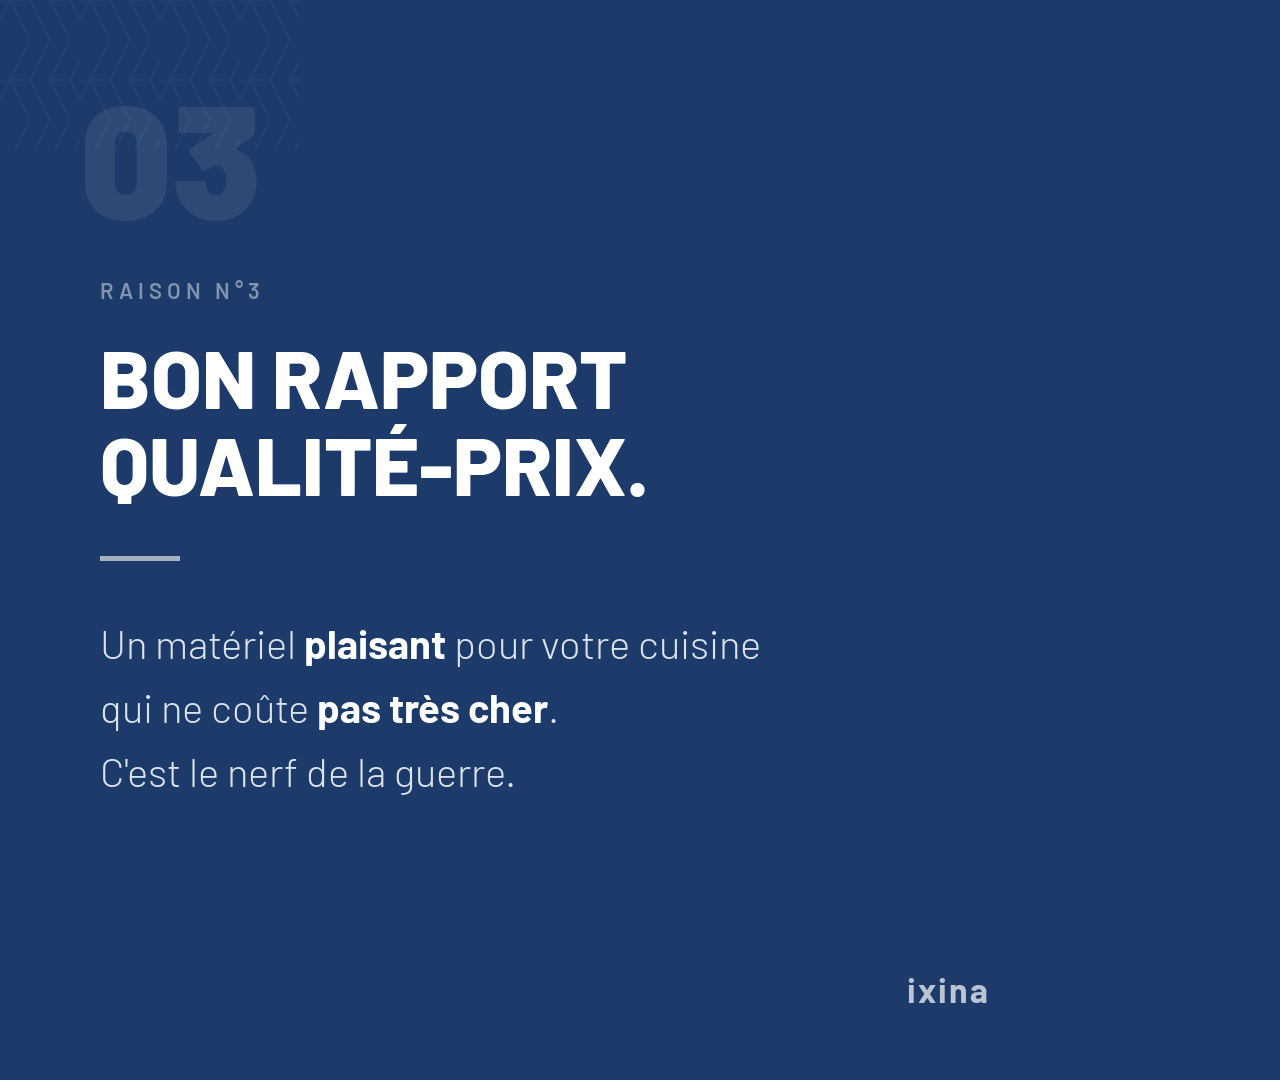
<file: carousel/slide4.html>
<!DOCTYPE html>
<html>
<head>
  <meta charset="UTF-8">
  <link href="https://fonts.googleapis.com/css2?family=Barlow:wght@300;400;600;700;800;900&display=swap" rel="stylesheet">
  <style>
    * { margin: 0; padding: 0; box-sizing: border-box; }
    body {
      width: 1080px;
      height: 1080px;
      background: #1C3B6A;
      font-family: 'Barlow', sans-serif;
      color: white;
      position: relative;
      overflow: hidden;
    }
    .pattern-bg {
      position: absolute;
      inset: 0;
      opacity: 0.04;
    }
    .content {
      position: relative;
      z-index: 2;
      padding: 90px 100px;
      height: 100%;
      display: flex;
      flex-direction: column;
      justify-content: center;
    }
    .number {
      font-size: 160px;
      font-weight: 900;
      color: rgba(255,255,255,0.08);
      position: absolute;
      top: 60px;
      left: 80px;
    }
    .label {
      font-size: 22px;
      font-weight: 600;
      letter-spacing: 5px;
      text-transform: uppercase;
      color: rgba(255,255,255,0.45);
      margin-bottom: 30px;
    }
    .title {
      font-size: 82px;
      font-weight: 800;
      line-height: 1.05;
      color: white;
      margin-bottom: 50px;
      text-transform: uppercase;
    }
    .divider {
      width: 80px;
      height: 5px;
      background: white;
      margin-bottom: 50px;
      opacity: 0.6;
    }
    .description {
      font-size: 40px;
      font-weight: 300;
      line-height: 1.6;
      color: rgba(255,255,255,0.85);
      max-width: 680px;
    }
    .description strong {
      font-weight: 700;
      color: white;
    }
    .logo {
      position: absolute;
      bottom: 70px;
      right: 90px;
      font-size: 34px;
      font-weight: 700;
      letter-spacing: 2px;
      color: rgba(255,255,255,0.7);
    }
  </style>
</head>
<body>
  <!-- Pattern background: repeating X shapes -->
  <svg class="pattern-bg" xmlns="http://www.w3.org/2000/svg">
    <defs>
      <pattern id="xpattern" x="0" y="0" width="80" height="80" patternUnits="userSpaceOnUse">
        <polygon points="10,0 30,0 50,40 30,80 10,80 30,40" fill="none" stroke="white" stroke-width="1.5"/>
        <polygon points="50,0 70,0 90,40 70,80 50,80 70,40" fill="none" stroke="white" stroke-width="1.5"/>
        <polygon points="-10,0 10,0 -10,40" fill="none" stroke="white" stroke-width="1.5"/>
      </pattern>
    </defs>
    <rect width="1080" height="1080" fill="url(#xpattern)"/>
  </svg>

  <div class="number">03</div>

  <div class="content">
    <div class="label">Raison n°3</div>
    <div class="title">Bon rapport<br>qualité-prix.</div>
    <div class="divider"></div>
    <div class="description">
      Un matériel <strong>plaisant</strong> pour votre cuisine<br>
      qui ne coûte <strong>pas très cher</strong>.<br>
      C'est le nerf de la guerre.
    </div>
  </div>

  <div class="logo">ixina</div>
</body>
</html>
</file>
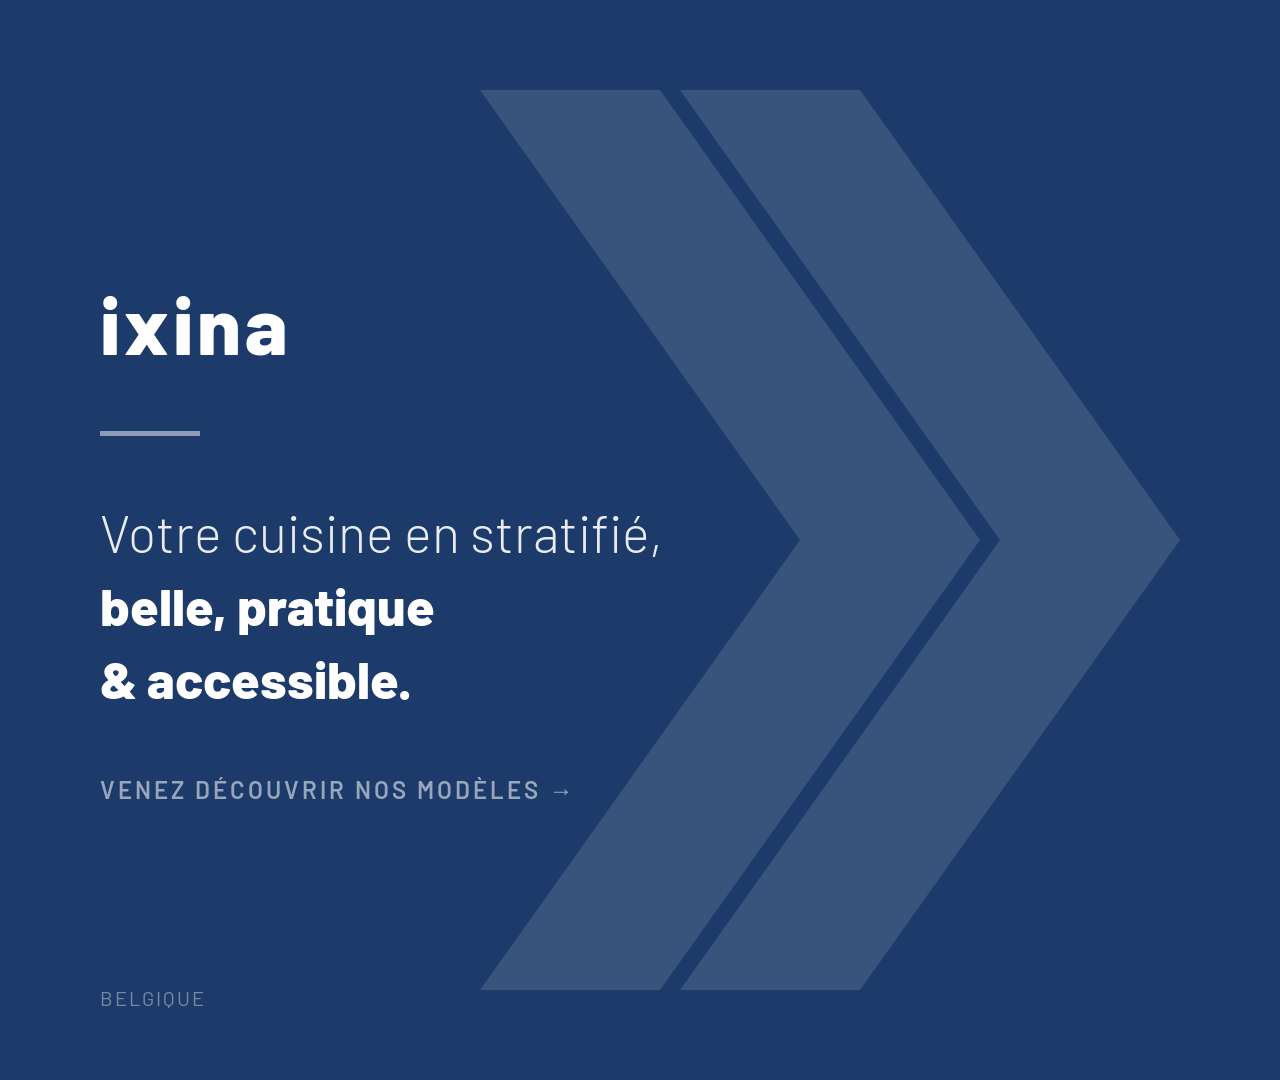
<file: carousel/slide5.html>
<!DOCTYPE html>
<html>
<head>
  <meta charset="UTF-8">
  <link href="https://fonts.googleapis.com/css2?family=Barlow:wght@300;400;600;700;800;900&display=swap" rel="stylesheet">
  <style>
    * { margin: 0; padding: 0; box-sizing: border-box; }
    body {
      width: 1080px;
      height: 1080px;
      background: #1C3B6A;
      font-family: 'Barlow', sans-serif;
      color: white;
      position: relative;
      overflow: hidden;
    }
    .chevron-full {
      position: absolute;
      right: -100px;
      top: 50%;
      transform: translateY(-50%);
      opacity: 0.12;
    }
    .content {
      position: relative;
      z-index: 2;
      padding: 90px 100px;
      height: 100%;
      display: flex;
      flex-direction: column;
      justify-content: center;
    }
    .logo-big {
      font-size: 80px;
      font-weight: 800;
      letter-spacing: 4px;
      color: white;
      margin-bottom: 60px;
      text-transform: lowercase;
    }
    .divider {
      width: 100px;
      height: 5px;
      background: white;
      margin-bottom: 60px;
      opacity: 0.5;
    }
    .tagline {
      font-size: 52px;
      font-weight: 300;
      line-height: 1.4;
      color: rgba(255,255,255,0.9);
      max-width: 650px;
      margin-bottom: 60px;
    }
    .tagline strong {
      font-weight: 800;
      color: white;
      display: block;
    }
    .cta {
      font-size: 24px;
      font-weight: 600;
      letter-spacing: 3px;
      text-transform: uppercase;
      color: rgba(255,255,255,0.55);
    }
    .belgium {
      position: absolute;
      bottom: 70px;
      left: 100px;
      font-size: 20px;
      font-weight: 400;
      letter-spacing: 2px;
      color: rgba(255,255,255,0.4);
      text-transform: uppercase;
    }
  </style>
</head>
<body>
  <!-- Full X in background -->
  <svg class="chevron-full" width="700" height="900" viewBox="0 0 700 900">
    <!-- right half >> -->
    <polygon points="0,0 180,0 500,450 180,900 0,900 320,450" fill="white"/>
    <polygon points="200,0 380,0 700,450 380,900 200,900 520,450" fill="white"/>
  </svg>

  <div class="content">
    <div class="logo-big">ixina</div>
    <div class="divider"></div>
    <div class="tagline">
      Votre cuisine en stratifié,<br>
      <strong>belle, pratique<br>& accessible.</strong>
    </div>
    <div class="cta">Venez découvrir nos modèles →</div>
  </div>

  <div class="belgium">Belgique</div>
</body>
</html>
</file>
<file: css/style.css>
/* ================================================================
   THE HOUSE — DASHBOARD  |  style.css
   Style : Minimaliste, lumineux, professionnel (inspiration Figma / Loom)
   ================================================================ */

/* ─── Varela Round (self-hosted) ────────────────────────────────── */
@font-face {
  font-family: 'Varela Round';
  src: url('../assets/fonts/VarelaRound-Regular.ttf') format('truetype');
  font-weight: 400;
  font-style: normal;
  font-display: swap;
}

/* ─── Variables ─────────────────────────────────────────────────── */
:root {
  --bg:           #F8F7F5;
  --surface:      #FFFFFF;
  --border:       #EDEBE8;
  --border-light: #F1EFEC;

  --primary:      #C8882A;
  --primary-h:    #B07820;
  --primary-bg:   #FDF5E8;

  --text:         #1C1815;
  --text-2:       #5A4F42;
  --text-3:       #A09080;

  --accent-2:     #64748B;

  --success:      #059669;
  --success-bg:   #ECFDF5;
  --warning:      #D97706;
  --warning-bg:   #FFFBEB;
  --danger:       #DC2626;
  --danger-bg:    #FEF2F2;

  --sidebar-w:    260px;
  --topbar-h:     64px;

  --radius-sm:    8px;
  --radius:       12px;
  --radius-lg:    16px;

  --shadow-sm:    0 1px 2px rgba(0,0,0,.04), 0 2px 8px rgba(0,0,0,.03);
  --shadow:       0 2px 4px rgba(0,0,0,.04), 0 8px 24px rgba(0,0,0,.06);
  --shadow-lg:    0 4px 8px rgba(0,0,0,.04), 0 16px 48px rgba(0,0,0,.08);

  --font:         'Inter', -apple-system, BlinkMacSystemFont, 'Segoe UI', sans-serif;
  --font-display: 'Varela Round', 'Inter', sans-serif;
  --ease:         cubic-bezier(.4,0,.2,1);
  --dur:          .18s;
}

/* ─── Reset ─────────────────────────────────────────────────────── */
*, *::before, *::after { box-sizing: border-box; margin: 0; padding: 0; }
html { font-size: 16px; }
body {
  font-family: var(--font);
  background: var(--bg);
  color: var(--text);
  line-height: 1.6;
  min-height: 100vh;
  -webkit-font-smoothing: antialiased;
}
a { text-decoration: none; color: inherit; transition: color var(--dur) var(--ease); }

/* Custom scrollbar */
::-webkit-scrollbar { width: 6px; height: 6px; }
::-webkit-scrollbar-track { background: transparent; }
::-webkit-scrollbar-thumb { background: var(--border); border-radius: 3px; }
::-webkit-scrollbar-thumb:hover { background: var(--text-3); }
ul { list-style: none; }
button { cursor: pointer; font-family: var(--font); border: none; background: none; transition: background var(--dur) var(--ease), color var(--dur) var(--ease), transform .1s var(--ease), box-shadow var(--dur) var(--ease); }
input, select, textarea { font-family: var(--font); outline: none; transition: border-color var(--dur) var(--ease), box-shadow var(--dur) var(--ease); }

/* ─── Layout ─────────────────────────────────────────────────────── */
.sidebar-overlay {
  display: none;
  position: fixed; inset: 0;
  background: rgba(0,0,0,.25);
  backdrop-filter: blur(6px);
  -webkit-backdrop-filter: blur(6px);
  z-index: 90;
  opacity: 0;
  transition: opacity .25s var(--ease);
}
.sidebar-overlay.active { display: block; opacity: 1; }

/* ─── SIDEBAR ────────────────────────────────────────────────────── */
.sidebar {
  position: fixed;
  top: 0; left: 0; bottom: 0;
  width: var(--sidebar-w);
  background: linear-gradient(180deg, #FFFFFF 0%, #FDFCFA 100%);
  border-right: 1px solid var(--border);
  display: flex;
  flex-direction: column;
  z-index: 100;
  transition: transform var(--dur) var(--ease);
  overflow: hidden;
}

.sidebar-brand {
  display: flex;
  align-items: center;
  gap: 10px;
  padding: 0 20px;
  height: var(--topbar-h);
  border-bottom: 1px solid var(--border-light);
  flex-shrink: 0;
}
.brand-icon {
  width: 34px; height: 34px;
  background: var(--primary-bg);
  color: var(--primary);
  border-radius: var(--radius-sm);
  display: flex; align-items: center; justify-content: center;
  flex-shrink: 0;
}
.brand-name {
  font-family: var(--font-display);
  font-weight: 600;
  font-size: 1rem;
  letter-spacing: .14em;
  text-transform: uppercase;
  color: var(--text);
  flex: 1;
}
.sidebar-close {
  width: 28px; height: 28px;
  display: none;
  align-items: center; justify-content: center;
  border-radius: var(--radius-sm);
  color: var(--text-3);
  transition: background var(--dur), color var(--dur);
}
.sidebar-close:hover { background: var(--bg); color: var(--text); }

.sidebar-nav {
  flex: 1;
  overflow-y: auto;
  padding: 16px 12px;
  display: flex;
  flex-direction: column;
  gap: 24px;
}
.sidebar-nav::-webkit-scrollbar { width: 4px; }
.sidebar-nav::-webkit-scrollbar-track { background: transparent; }
.sidebar-nav::-webkit-scrollbar-thumb { background: var(--border); border-radius: 2px; }

.nav-group-label {
  font-size: .7rem;
  font-weight: 600;
  letter-spacing: .07em;
  text-transform: uppercase;
  color: var(--text-3);
  padding: 0 8px;
  margin-bottom: 4px;
}
.nav-group ul { display: flex; flex-direction: column; gap: 2px; }

.nav-link {
  display: flex;
  align-items: center;
  gap: 10px;
  padding: 9px 14px;
  border-radius: var(--radius-sm);
  position: relative;
  font-size: .875rem;
  font-weight: 500;
  color: var(--text-2);
  transition: background var(--dur), color var(--dur);
}
.nav-link:hover { background: var(--bg); color: var(--text); }
.nav-link.active {
  background: var(--primary-bg);
  color: var(--primary);
}
.nav-link.active::before {
  content: '';
  position: absolute;
  left: 0;
  top: 6px;
  bottom: 6px;
  width: 3px;
  background: var(--primary);
  border-radius: 0 3px 3px 0;
}
.nav-icon { flex-shrink: 0; opacity: .6; }
.nav-link:hover .nav-icon { opacity: .85; }
.nav-link.active .nav-icon { opacity: 1; }
.nav-client-dot {
  width: 8px; height: 8px;
  border-radius: 50%;
  flex-shrink: 0;
  margin-left: 4px;
  margin-right: 2px;
}

.sidebar-footer {
  padding: 16px 20px;
  border-top: 1px solid var(--border-light);
  flex-shrink: 0;
  background: linear-gradient(0deg, rgba(248,247,245,.5) 0%, transparent 100%);
}
.sidebar-date {
  font-size: .78rem;
  color: var(--text-3);
  font-weight: 400;
  letter-spacing: .01em;
}

/* ─── MAIN WRAPPER ──────────────────────────────────────────────── */
.main-wrapper {
  margin-left: var(--sidebar-w);
  min-height: 100vh;
  display: flex;
  flex-direction: column;
  transition: margin-left var(--dur) var(--ease);
}

/* ─── TOPBAR ────────────────────────────────────────────────────── */
.topbar {
  position: sticky;
  top: 0;
  height: var(--topbar-h);
  background: rgba(255,255,255,.88);
  backdrop-filter: blur(16px) saturate(1.4);
  -webkit-backdrop-filter: blur(16px) saturate(1.4);
  border-bottom: 1px solid var(--border);
  display: flex;
  align-items: center;
  gap: 14px;
  padding: 0 32px;
  z-index: 50;
}
.hamburger {
  width: 34px; height: 34px;
  display: flex;
  flex-direction: column;
  align-items: center;
  justify-content: center;
  gap: 5px;
  border-radius: var(--radius-sm);
  flex-shrink: 0;
  transition: background var(--dur);
}
.hamburger:hover { background: var(--bg); }
.hamburger span {
  display: block;
  width: 18px; height: 1.5px;
  background: var(--text-2);
  border-radius: 2px;
  transition: transform var(--dur), opacity var(--dur);
}

/* Sidebar collapsed state (desktop) */
.sidebar-collapsed .sidebar { transform: translateX(calc(-1 * var(--sidebar-w))); }
.sidebar-collapsed .main-wrapper { margin-left: 0; }

.topbar-title {
  font-family: var(--font-display);
  font-size: 1.1rem;
  font-weight: 600;
  flex: 1;
}
.topbar-right { display: flex; align-items: center; gap: 16px; }
.topbar-date { font-size: .8rem; color: var(--text-3); white-space: nowrap; }

/* ─── CONTENT AREA ──────────────────────────────────────────────── */
.content-area { flex: 1; padding: 40px 40px 80px; max-width: 1280px; }

/* ─── VIEWS ─────────────────────────────────────────────────────── */
.view { display: none; }
.view.active { display: block; }

.view-intro { margin-bottom: 36px; }
.view-title {
  font-family: var(--font-display);
  font-size: 1.85rem;
  font-weight: 600;
  letter-spacing: -.01em;
  color: var(--text);
}
.view-subtitle { font-size: .9rem; color: var(--text-2); margin-top: 6px; }

/* ─── STATS ─────────────────────────────────────────────────────── */
.stats-grid {
  display: grid;
  grid-template-columns: repeat(auto-fill, minmax(200px, 1fr));
  gap: 16px;
  margin-bottom: 44px;
}
.stat-card {
  background: var(--surface);
  border: 1px solid var(--border);
  border-radius: var(--radius);
  padding: 22px 24px;
  display: flex;
  align-items: center;
  gap: 18px;
  box-shadow: var(--shadow-sm);
  transition: box-shadow var(--dur) var(--ease), transform var(--dur) var(--ease);
}
.stat-card:hover {
  box-shadow: var(--shadow);
  transform: translateY(-1px);
}
.stat-icon {
  width: 44px; height: 44px;
  background: var(--bg, #F5F6FA);
  color: var(--c, var(--primary));
  background-color: var(--bg);
  border-radius: var(--radius);
  display: flex; align-items: center; justify-content: center;
  flex-shrink: 0;
}
.stat-value { font-size: 1.25rem; font-weight: 700; line-height: 1.2; }
.stat-label { font-size: .78rem; color: var(--text-3); font-weight: 500; margin-top: 2px; }

/* ─── SECTION HEADERS ───────────────────────────────────────────── */
.section-header {
  display: flex;
  align-items: center;
  justify-content: space-between;
  margin-bottom: 14px;
}
.section-title {
  font-family: var(--font-display);
  font-size: 1.15rem;
  font-weight: 600;
  letter-spacing: .01em;
}

/* ─── Sections collapsibles ───────────────────────────────────────── */
.section-header.collapsible {
  cursor: pointer;
  user-select: none;
  transition: opacity var(--dur);
}
.section-header.collapsible:hover { opacity: .75; }
.section-header.collapsible .collapse-chevron {
  display: inline-flex;
  align-items: center;
  justify-content: center;
  width: 20px;
  height: 20px;
  transition: transform .2s ease;
  color: var(--text-3);
  flex-shrink: 0;
  margin-left: 6px;
}
.section-header.collapsible.collapsed .collapse-chevron {
  transform: rotate(-90deg);
}
.collapsible-content {
  overflow: hidden;
  transition: max-height .3s ease, opacity .25s ease;
  max-height: 5000px;
  opacity: 1;
}
.collapsible-content.collapsed {
  max-height: 0 !important;
  opacity: 0;
  margin: 0;
  padding: 0;
}
.section-link {
  font-size: .82rem;
  font-weight: 500;
  color: var(--primary);
  transition: opacity var(--dur);
}
.section-link:hover { opacity: .7; }

/* ─── CLIENT SUMMARY CARDS ──────────────────────────────────────── */
.client-cards-grid {
  display: grid;
  grid-template-columns: repeat(auto-fill, minmax(280px, 1fr));
  gap: 16px;
  margin-bottom: 44px;
}
.client-summary-card {
  background: var(--surface);
  border: 1px solid var(--border);
  border-radius: var(--radius);
  padding: 22px 24px;
  cursor: pointer;
  transition: border-color var(--dur), box-shadow var(--dur), transform var(--dur);
  box-shadow: var(--shadow-sm);
}
.client-summary-card:hover {
  border-color: var(--primary);
  box-shadow: var(--shadow);
  transform: translateY(-2px);
}
.csc-header {
  display: flex;
  align-items: center;
  gap: 12px;
  margin-bottom: 14px;
}
.csc-avatar {
  width: 38px; height: 38px;
  background-color: var(--bg);
  color: var(--c);
  border-radius: var(--radius-sm);
  display: flex; align-items: center; justify-content: center;
  font-weight: 700;
  font-size: .82rem;
  letter-spacing: .02em;
  flex-shrink: 0;
}
.csc-meta { flex: 1; min-width: 0; }
.csc-name { display: block; font-size: .9rem; font-weight: 600; }
.csc-count { display: block; font-size: .78rem; color: var(--text-3); margin-top: 1px; }
.csc-arrow { color: var(--text-3); flex-shrink: 0; }

.csc-pipeline {
  display: flex;
  gap: 6px;
  flex-wrap: wrap;
}
.pipeline-badge {
  font-size: .72rem;
  font-weight: 600;
  padding: 3px 8px;
  border-radius: 20px;
  background: var(--bg);
  color: var(--text-3);
  border: 1px solid var(--border);
  display: flex;
  align-items: center;
  gap: 4px;
}
.pipeline-badge.has-items {
  background-color: var(--stage-bg);
  color: var(--stage-color);
  border-color: transparent;
}
.pipeline-badge .count {
  background: rgba(0,0,0,.1);
  border-radius: 20px;
  padding: 0 5px;
  font-size: .7rem;
}

/* ─── RECENT TASKS ──────────────────────────────────────────────── */
.recent-tasks-container { margin-bottom: 44px; }
.recent-task-item {
  display: flex;
  align-items: center;
  gap: 12px;
  padding: 14px 18px;
  background: var(--surface);
  border: 1px solid var(--border);
  border-radius: var(--radius);
  margin-bottom: 8px;
  box-shadow: var(--shadow-sm);
  transition: box-shadow var(--dur) var(--ease), transform var(--dur) var(--ease);
}
.recent-task-item:hover {
  box-shadow: var(--shadow);
  transform: translateY(-1px);
}
.recent-task-dot {
  width: 7px; height: 7px;
  background: var(--primary);
  border-radius: 50%;
  flex-shrink: 0;
}
.recent-task-name { flex: 1; font-size: .875rem; font-weight: 500; }
.recent-task-dur { font-size: .82rem; color: var(--text-3); font-weight: 500; }

/* ─── TIMER CARD ────────────────────────────────────────────────── */
.timer-card {
  background: var(--surface);
  border: 1px solid var(--border);
  border-radius: var(--radius-lg);
  padding: 32px 32px 24px;
  box-shadow: var(--shadow);
  margin-bottom: 8px;
}
.task-name-input {
  width: 100%;
  border: none;
  border-bottom: 2px solid var(--border);
  padding: 8px 0;
  font-size: 1.2rem;
  font-weight: 600;
  color: var(--text);
  background: transparent;
  transition: border-color var(--dur);
  margin-bottom: 22px;
}
.task-name-input::placeholder { color: var(--text-3); font-weight: 400; }
.task-name-input:focus { border-bottom-color: var(--primary); }

.timer-row {
  display: flex;
  align-items: center;
  gap: 24px;
  flex-wrap: wrap;
}
.timer-clock {
  font-size: 2.6rem;
  font-weight: 700;
  letter-spacing: -.03em;
  font-variant-numeric: tabular-nums;
  color: var(--text);
  min-width: 180px;
}
.timer-actions { display: flex; gap: 8px; flex-wrap: wrap; }
.timer-status-label {
  margin-top: 12px;
  font-size: .8rem;
  color: var(--text-3);
  min-height: 20px;
}

/* ─── DAILY TOTAL ───────────────────────────────────────────────── */
.daily-total {
  display: flex;
  align-items: center;
  justify-content: flex-end;
  gap: 10px;
  padding: 14px 20px;
  margin-top: 8px;
  background: var(--primary-bg);
  border-radius: var(--radius);
}
.daily-total-label { font-size: .85rem; color: var(--primary); font-weight: 500; }
.daily-total-value { font-size: 1.1rem; font-weight: 700; color: var(--primary); }

/* ─── BUTTONS ───────────────────────────────────────────────────── */
.btn {
  display: inline-flex;
  align-items: center;
  gap: 7px;
  padding: 9px 18px;
  border-radius: var(--radius-sm);
  font-size: .855rem;
  font-weight: 600;
  transition: background var(--dur), color var(--dur), opacity var(--dur), transform var(--dur), box-shadow var(--dur);
  white-space: nowrap;
  line-height: 1;
}
.btn:active { transform: scale(.97); }

.btn-primary { background: var(--primary); color: #fff; }
.btn-primary:hover {
  background: var(--primary-h);
  box-shadow: 0 4px 12px rgba(200,136,42,.25);
}

.btn-ghost { background: transparent; color: var(--text-2); }
.btn-ghost:hover { background: var(--bg); }

.btn-outline {
  background: var(--surface);
  color: var(--primary);
  border: 1px solid var(--primary);
}
.btn-outline:hover { background: var(--primary-bg); }

.btn-warning { background: var(--warning-bg); color: var(--warning); border: 1px solid #FCD34D; }
.btn-warning:hover { background: #FEF3C7; }

.btn-danger-outline {
  background: transparent;
  color: var(--danger);
  border: 1px solid currentColor;
  opacity: .85;
}
.btn-danger-outline:hover { background: var(--danger-bg); opacity: 1; }

.btn-icon {
  padding: 6px;
  border-radius: var(--radius-sm);
  color: var(--text-3);
}
.btn-icon:hover { background: var(--bg); color: var(--text); }

.btn-sm { padding: 5px 11px; font-size: .8rem; }

/* ─── TABLES ────────────────────────────────────────────────────── */
.table-wrapper {
  background: var(--surface);
  border: 1px solid var(--border);
  border-radius: var(--radius);
  overflow: hidden;
  box-shadow: var(--shadow-sm);
}
.data-table {
  width: 100%;
  border-collapse: collapse;
}
.data-table th {
  padding: 11px 16px;
  text-align: left;
  font-size: .78rem;
  font-weight: 600;
  letter-spacing: .04em;
  text-transform: uppercase;
  color: var(--text-3);
  background: var(--bg);
  border-bottom: 1px solid var(--border);
}
.data-table td {
  padding: 12px 16px;
  font-size: .875rem;
  border-bottom: 1px solid var(--border-light);
  vertical-align: middle;
}
.data-table tr:last-child td { border-bottom: none; }
.data-table tbody tr { transition: background var(--dur) var(--ease); }
.data-table tbody tr:hover { background: #FAFAF8; }
.empty-cell { text-align: center; color: var(--text-3); font-style: italic; padding: 32px 16px; }
.task-actions { display: flex; gap: 4px; justify-content: flex-end; }

/* ─── FORMS ─────────────────────────────────────────────────────── */
.form-label {
  display: block;
  font-size: .8rem;
  font-weight: 600;
  color: var(--text-2);
  margin-bottom: 5px;
}
.form-input, .form-select {
  width: 100%;
  padding: 9px 12px;
  border: 1px solid var(--border);
  border-radius: var(--radius-sm);
  font-size: .875rem;
  color: var(--text);
  background: var(--surface);
  transition: border-color var(--dur), box-shadow var(--dur);
}
.form-input:focus, .form-select:focus {
  border-color: var(--primary);
  box-shadow: 0 0 0 3px rgba(200,136,42,.12);
}
.form-row { display: grid; grid-template-columns: 1fr 1fr; gap: 14px; }
.form-col {}

/* ─── MODALS ────────────────────────────────────────────────────── */
.modal-backdrop {
  position: fixed; inset: 0;
  background: rgba(0,0,0,.3);
  backdrop-filter: blur(8px) saturate(1.2);
  -webkit-backdrop-filter: blur(8px) saturate(1.2);
  display: flex;
  align-items: center;
  justify-content: center;
  z-index: 200;
  opacity: 0;
  transition: opacity .25s var(--ease);
  padding: 20px;
}
.modal-backdrop.visible { opacity: 1; }
.modal {
  background: var(--surface);
  border-radius: 20px;
  width: 100%;
  max-width: 460px;
  box-shadow: var(--shadow-lg), 0 0 0 1px rgba(0,0,0,.03);
  transform: translateY(16px) scale(.96);
  transition: transform .3s cubic-bezier(.16,1,.3,1);
  overflow: hidden;
}
.modal-backdrop.visible .modal { transform: none; }
.modal-sm { max-width: 380px; }

.modal-head {
  display: flex;
  align-items: center;
  justify-content: space-between;
  padding: 22px 28px 18px;
  border-bottom: 1px solid var(--border-light);
}
.modal-head h3 {
  font-family: var(--font-display);
  font-size: 1.1rem;
  font-weight: 600;
}
.modal-close-btn {
  width: 28px; height: 28px;
  display: flex; align-items: center; justify-content: center;
  border-radius: var(--radius-sm);
  color: var(--text-3);
  transition: background var(--dur), color var(--dur);
}
.modal-close-btn:hover { background: var(--bg); color: var(--text); }

.modal-body { padding: 22px 28px; }
.modal-foot {
  padding: 18px 28px 22px;
  display: flex;
  justify-content: flex-end;
  gap: 10px;
  border-top: 1px solid var(--border-light);
}

.eod-summary {
  margin-top: 16px;
  background: var(--bg);
  border-radius: var(--radius-sm);
  padding: 14px 16px;
  font-size: .85rem;
  color: var(--text-2);
}
.eod-row { display: flex; justify-content: space-between; padding: 3px 0; }
.eod-row strong { color: var(--text); }
.eod-total {
  display: flex;
  justify-content: space-between;
  padding: 8px 0 0;
  margin-top: 8px;
  border-top: 1px solid var(--border);
  font-weight: 700;
  color: var(--text);
}

/* ─── CLIENT VIEW ───────────────────────────────────────────────── */
.client-view-header {
  display: flex;
  align-items: center;
  justify-content: space-between;
  margin-bottom: 28px;
  flex-wrap: wrap;
  gap: 14px;
}
.client-view-id {
  display: flex;
  align-items: center;
  gap: 14px;
}
.client-view-avatar {
  width: 46px; height: 46px;
  background-color: var(--bg);
  color: var(--c);
  border-radius: var(--radius);
  display: flex; align-items: center; justify-content: center;
  font-weight: 700;
  font-size: .88rem;
}
.client-view-name {
  font-family: var(--font-display);
  font-size: 1.5rem;
  font-weight: 600;
  letter-spacing: -.01em;
}
.client-view-sub { font-size: .85rem; color: var(--text-3); margin-top: 2px; }

/* ─── PIPELINE / KANBAN ─────────────────────────────────────────── */
.pipeline-board {
  display: flex;
  flex-direction: column;
  gap: 0;
  margin-bottom: 44px;
}

/* ── Groupe de phases (bandeau + colonnes) ─────────────────────── */
.stage-group {
  margin-bottom: 20px;
}

@keyframes stageGroupShine {
  0%   { background-position: 200% 0; }
  100% { background-position: -200% 0; }
}
.stage-group-header {
  position: relative;
  display: flex;
  align-items: center;
  gap: 10px;
  padding: 9px 6px 9px 2px;
  margin-bottom: 10px;
  border-bottom: 2px solid var(--group-color);
}
.stage-group-header::after {
  content: '';
  position: absolute;
  left: 0;
  right: 0;
  bottom: -2px;
  height: 2px;
  background: linear-gradient(
    90deg,
    transparent 0%,
    transparent 35%,
    rgba(255, 255, 255, 0.55) 50%,
    transparent 65%,
    transparent 100%
  );
  background-size: 200% 100%;
  animation: stageGroupShine 4.5s linear infinite;
  pointer-events: none;
}

.stage-group-dot {
  width: 9px;
  height: 9px;
  border-radius: 50%;
  background: var(--group-color);
  flex-shrink: 0;
}

.stage-group-label {
  font-size: .72rem;
  font-weight: 800;
  letter-spacing: .09em;
  text-transform: uppercase;
  color: var(--group-color);
  flex: 1;
}

.stage-group-count {
  font-size: .72rem;
  font-weight: 600;
  color: var(--group-color);
  opacity: .7;
}

.stage-group-cols {
  display: flex;
  gap: 10px;
  overflow-x: auto;
  padding-bottom: 6px;
  align-items: flex-start;
}
.pipeline-col {
  background: var(--bg);
  border: 1px solid var(--border);
  border-radius: var(--radius);
  display: flex;
  flex-direction: column;
  min-width: 260px;
  flex: 1;
  min-height: 220px;
}
.pipeline-col-head {
  padding: 12px 14px 10px;
  display: flex;
  align-items: center;
  gap: 8px;
  border-bottom: 1px solid var(--border);
}
.stage-dot {
  width: 8px; height: 8px;
  border-radius: 50%;
  flex-shrink: 0;
}
.stage-label-text {
  font-size: .8rem;
  font-weight: 700;
  letter-spacing: .02em;
  text-transform: uppercase;
  flex: 1;
}
.col-count {
  font-size: .75rem;
  font-weight: 600;
  background: var(--surface);
  border: 1px solid var(--border);
  color: var(--text-3);
  border-radius: 20px;
  padding: 1px 7px;
}

.pipeline-col-body {
  flex: 1;
  padding: 8px;
  display: flex;
  flex-direction: column;
  gap: 5px;
  overflow-y: auto;
  max-height: calc(100vh - 260px);
  scrollbar-width: thin;
  scrollbar-color: var(--border) transparent;
}
.pipeline-col-body::-webkit-scrollbar { width: 4px; }
.pipeline-col-body::-webkit-scrollbar-track { background: transparent; }
.pipeline-col-body::-webkit-scrollbar-thumb { background: var(--border); border-radius: 99px; }
.pipeline-col-body::-webkit-scrollbar-thumb:hover { background: var(--text-3); }

.project-card {
  background: var(--surface);
  border: 1px solid var(--border);
  border-radius: var(--radius-sm);
  padding: 12px 14px;
  box-shadow: var(--shadow-sm);
  transition: box-shadow var(--dur) var(--ease), transform var(--dur) var(--ease), border-color var(--dur) var(--ease);
}
.project-card:hover {
  box-shadow: var(--shadow);
  transform: translateY(-1px);
  border-color: var(--border-light);
}
.project-card-name {
  font-size: .835rem;
  font-weight: 600;
  line-height: 1.3;
  margin-bottom: 5px;
}
.project-card-actions {
  display: flex;
  gap: 4px;
  align-items: center;
  flex-wrap: wrap;
  margin-top: 6px;
}
.project-card-actions .btn-icon {
  padding: 4px;
  font-size: .7rem;
}
.project-move-btn {
  font-size: .7rem;
  padding: 3px 8px;
  border-radius: 4px;
  font-weight: 600;
  background: var(--bg);
  border: 1px solid var(--border);
  color: var(--text-2);
  transition: background var(--dur);
}
.project-move-btn:hover { background: var(--border); }

.pipeline-col-foot {
  padding: 8px 10px;
  border-top: 1px solid var(--border-light);
}
.add-project-btn {
  width: 100%;
  padding: 6px;
  font-size: .8rem;
  color: var(--text-3);
  background: transparent;
  border: 1px dashed var(--border);
  border-radius: var(--radius-sm);
  font-weight: 500;
  transition: background var(--dur), color var(--dur), border-color var(--dur);
}
.add-project-btn:hover {
  background: var(--surface);
  color: var(--primary);
  border-color: var(--primary);
}

/* ─── CLIENT TABS ───────────────────────────────────────────────── */
.client-tabs {
  display: flex;
  gap: 2px;
  border-bottom: 2px solid var(--border);
  margin-bottom: 20px;
}
.tab-btn {
  padding: 8px 16px;
  font-size: .875rem;
  font-weight: 600;
  color: var(--text-3);
  border-bottom: 2px solid transparent;
  margin-bottom: -2px;
  border-radius: var(--radius-sm) var(--radius-sm) 0 0;
  transition: color var(--dur), border-color var(--dur);
}
.tab-btn:hover { color: var(--text); }
.tab-btn.active {
  color: var(--primary);
  border-bottom-color: var(--primary);
}
.tab-panel { display: none; }
.tab-panel.active { display: block; }

/* ─── CALENDAR ──────────────────────────────────────────────────── */
.calendar-wrapper {
  background: var(--surface);
  border: 1px solid var(--border);
  border-radius: var(--radius);
  overflow: hidden;
  box-shadow: var(--shadow-sm);
}
.calendar-nav {
  display: flex;
  align-items: center;
  justify-content: space-between;
  padding: 16px 20px;
  border-bottom: 1px solid var(--border);
}
.calendar-month-label {
  font-size: .95rem;
  font-weight: 700;
  text-transform: capitalize;
}
.cal-nav-btn {
  width: 30px; height: 30px;
  display: flex; align-items: center; justify-content: center;
  border-radius: var(--radius-sm);
  color: var(--text-2);
  transition: background var(--dur);
}
.cal-nav-btn:hover { background: var(--bg); }

.calendar-grid-head {
  display: grid;
  grid-template-columns: repeat(7, 1fr);
  border-bottom: 1px solid var(--border);
}
.cal-day-name {
  text-align: center;
  padding: 8px 4px;
  font-size: .73rem;
  font-weight: 700;
  letter-spacing: .04em;
  text-transform: uppercase;
  color: var(--text-3);
}

.calendar-grid {
  display: grid;
  grid-template-columns: repeat(7, 1fr);
}
.cal-day {
  min-height: 80px;
  padding: 8px;
  border-right: 1px solid var(--border-light);
  border-bottom: 1px solid var(--border-light);
  cursor: pointer;
  transition: background var(--dur);
  vertical-align: top;
}
.cal-day:nth-child(7n) { border-right: none; }
.cal-day:hover { background: #FAFBFF; }
.cal-day.other-month { background: #FAFAFA; }
.cal-day.today .cal-day-num {
  background: var(--primary);
  color: #fff;
  border-radius: 50%;
}
.cal-day-num {
  width: 26px; height: 26px;
  display: flex; align-items: center; justify-content: center;
  font-size: .8rem;
  font-weight: 600;
  margin-bottom: 4px;
  border-radius: 50%;
}
.cal-events { display: flex; flex-direction: column; gap: 2px; }
.cal-event-chip {
  font-size: .68rem;
  font-weight: 600;
  padding: 2px 6px;
  border-radius: 4px;
  white-space: nowrap;
  overflow: hidden;
  text-overflow: ellipsis;
  cursor: pointer;
}
.cal-event-chip:hover { opacity: .8; }

/* ─── GANTT ─────────────────────────────────────────────────────── */
.gantt-wrapper {
  background: var(--surface);
  border: 1px solid var(--border);
  border-radius: var(--radius);
  overflow: hidden;
  box-shadow: var(--shadow-sm);
}
.gantt-controls {
  display: flex;
  align-items: center;
  justify-content: space-between;
  padding: 14px 18px;
  border-bottom: 1px solid var(--border);
  flex-wrap: wrap;
  gap: 10px;
}
.gantt-nav {
  display: flex;
  align-items: center;
  gap: 8px;
}
.gantt-period-label {
  font-size: .875rem;
  font-weight: 700;
  min-width: 120px;
  text-align: center;
  text-transform: capitalize;
}
.gantt-legend {
  display: flex;
  gap: 12px;
  flex-wrap: wrap;
  padding: 10px 18px;
  border-bottom: 1px solid var(--border-light);
}
.legend-item {
  display: flex;
  align-items: center;
  gap: 5px;
  font-size: .75rem;
  font-weight: 600;
  color: var(--text-2);
}
.legend-dot { width: 8px; height: 8px; border-radius: 50%; }

.gantt-scroll { overflow-x: auto; }
.gantt-table {
  min-width: 700px;
  width: 100%;
}
.gantt-head-row {
  display: flex;
  border-bottom: 1px solid var(--border);
  background: var(--bg);
}
.gantt-label-col {
  width: 180px;
  flex-shrink: 0;
  padding: 8px 14px;
  font-size: .75rem;
  font-weight: 700;
  text-transform: uppercase;
  letter-spacing: .04em;
  color: var(--text-3);
  border-right: 1px solid var(--border);
}
.gantt-timeline-head {
  flex: 1;
  display: flex;
  overflow: hidden;
}
.gantt-day-head {
  flex: 1;
  text-align: center;
  font-size: .65rem;
  font-weight: 700;
  color: var(--text-3);
  padding: 8px 2px;
  border-right: 1px solid var(--border-light);
}
.gantt-day-head.today { color: var(--primary); background: var(--primary-bg); }
.gantt-day-head:last-child { border-right: none; }

.gantt-task-row {
  display: flex;
  border-bottom: 1px solid var(--border-light);
  min-height: 42px;
  align-items: center;
}
.gantt-task-row:last-child { border-bottom: none; }
.gantt-task-label {
  width: 180px;
  flex-shrink: 0;
  padding: 8px 14px;
  font-size: .82rem;
  font-weight: 600;
  border-right: 1px solid var(--border);
  white-space: nowrap;
  overflow: hidden;
  text-overflow: ellipsis;
  display: flex;
  align-items: center;
  gap: 8px;
}
.gantt-timeline-row {
  flex: 1;
  position: relative;
  height: 42px;
  overflow: hidden;
}
.gantt-day-bg {
  position: absolute;
  top: 0; bottom: 0;
  border-right: 1px solid var(--border-light);
}
.gantt-day-bg.today-bg { background: rgba(91,91,214,.04); }
.gantt-bar {
  position: absolute;
  top: 50%;
  transform: translateY(-50%);
  height: 24px;
  border-radius: 4px;
  display: flex;
  align-items: center;
  padding: 0 8px;
  font-size: .72rem;
  font-weight: 700;
  color: #fff;
  white-space: nowrap;
  overflow: hidden;
  text-overflow: ellipsis;
  box-shadow: 0 1px 4px rgba(0,0,0,.15);
  cursor: default;
}
.gantt-empty {
  padding: 32px 14px;
  text-align: center;
  color: var(--text-3);
  font-size: .875rem;
  font-style: italic;
}

.gantt-task-del {
  margin-left: auto;
  flex-shrink: 0;
  padding: 2px 4px;
  border-radius: 4px;
  color: var(--text-3);
  font-size: .7rem;
  transition: background var(--dur), color var(--dur);
}
.gantt-task-del:hover { background: var(--danger-bg); color: var(--danger); }

/* ─── MISC ──────────────────────────────────────────────────────── */
.empty-hint {
  color: var(--text-3);
  font-size: .875rem;
  font-style: italic;
  padding: 4px 0;
}
code {
  background: var(--bg);
  border: 1px solid var(--border);
  border-radius: 4px;
  padding: 1px 6px;
  font-size: .85em;
  font-family: 'Fira Mono', 'Consolas', monospace;
}

/* ─── EMPTY STATES ─────────────────────────────────────────────── */
.empty-state {
  display: flex;
  flex-direction: column;
  align-items: center;
  justify-content: center;
  padding: 48px 24px;
  text-align: center;
  background: var(--surface);
  border: 1px dashed var(--border);
  border-radius: var(--radius);
  animation: fadeInUp .4s var(--ease) both;
}
.empty-state-icon {
  color: var(--text-3);
  opacity: .35;
  margin-bottom: 14px;
}
.empty-state-text {
  font-size: .92rem;
  font-weight: 600;
  color: var(--text-2);
  margin-bottom: 4px;
}
.empty-state-sub {
  font-size: .82rem;
  color: var(--text-3);
  font-weight: 400;
}
.empty-cell {
  text-align: center;
  color: var(--text-3);
  padding: 40px 16px !important;
  font-size: .875rem;
}

/* ─── SKELETON LOADING ─────────────────────────────────────────── */
@keyframes shimmer {
  0%   { background-position: -200% 0; }
  100% { background-position: 200% 0; }
}
.skeleton {
  background: linear-gradient(90deg, var(--bg) 25%, var(--border-light) 50%, var(--bg) 75%);
  background-size: 200% 100%;
  animation: shimmer 1.8s var(--ease) infinite;
  border-radius: var(--radius-sm);
  color: transparent !important;
  pointer-events: none;
  user-select: none;
}
.skeleton * { visibility: hidden; }
.skeleton-line {
  height: 14px;
  border-radius: 7px;
  background: linear-gradient(90deg, var(--bg) 25%, var(--border-light) 50%, var(--bg) 75%);
  background-size: 200% 100%;
  animation: shimmer 1.8s var(--ease) infinite;
  margin-bottom: 10px;
}
.skeleton-line:last-child { width: 60%; }
.skeleton-circle {
  width: 44px;
  height: 44px;
  border-radius: 50%;
  background: linear-gradient(90deg, var(--bg) 25%, var(--border-light) 50%, var(--bg) 75%);
  background-size: 200% 100%;
  animation: shimmer 1.8s var(--ease) infinite;
  flex-shrink: 0;
}
.skeleton-card {
  background: var(--surface);
  border: 1px solid var(--border);
  border-radius: var(--radius);
  padding: 22px 24px;
  display: flex;
  align-items: center;
  gap: 18px;
}
.skeleton-card .skeleton-lines {
  flex: 1;
  display: flex;
  flex-direction: column;
  gap: 0;
}

/* ─── RESPONSIVE ────────────────────────────────────────────────── */

/* Large tablets / small desktops */
@media (max-width: 1023px) {
  .sidebar {
    transform: translateX(calc(-1 * var(--sidebar-w)));
    box-shadow: none;
  }
  .sidebar.open {
    transform: translateX(0);
    box-shadow: var(--shadow-lg);
  }
  .sidebar-close { display: flex; }
  .main-wrapper { margin-left: 0 !important; }
  .content-area { padding: 28px 24px 56px; }
  .topbar { padding: 0 20px; }
  .stage-group-cols { grid-template-columns: repeat(2, 1fr) !important; }
  .cpt-grid { grid-template-columns: 1fr; }
}

/* Tablets */
@media (max-width: 768px) {
  html { font-size: 15px; }
  .content-area { padding: 24px 20px 48px; }
  .stats-grid { grid-template-columns: repeat(2, 1fr); gap: 12px; }
  .client-cards-grid { grid-template-columns: 1fr 1fr; gap: 12px; }
  .stage-group-cols { grid-template-columns: 1fr 1fr !important; gap: 8px; }
  .view-title { font-size: 1.5rem; }
  .timer-card { padding: 24px 20px 20px; }
  .prev-summary-grid { grid-template-columns: repeat(2, 1fr); gap: 12px; }
  .so-db-grid { grid-template-columns: repeat(2, 1fr); gap: 12px; }
  .modal { max-width: 94vw; }
  .modal-body { padding: 20px 22px; }
  .section-header { flex-wrap: wrap; gap: 8px; }
  .advance-right { min-width: 160px; }
  .form-row { grid-template-columns: 1fr; }
  .empty-state { padding: 36px 20px; }
  .todo-add { flex-wrap: wrap; }
}

/* Phones */
@media (max-width: 480px) {
  html { font-size: 14.5px; }
  .content-area { padding: 20px 16px 40px; }
  .topbar { padding: 0 14px; height: 56px; }
  .stats-grid { grid-template-columns: 1fr 1fr; gap: 10px; }
  .stat-card { padding: 16px 14px; gap: 12px; }
  .stat-icon { width: 36px; height: 36px; }
  .stat-value { font-size: 1.1rem; }
  .client-cards-grid { grid-template-columns: 1fr; }
  .stage-group-cols { grid-template-columns: 1fr !important; gap: 8px; }
  .timer-row { flex-direction: column; align-items: flex-start; gap: 16px; }
  .timer-clock { font-size: 2rem; }
  .timer-card { padding: 20px 16px 16px; }
  .view-title { font-size: 1.35rem; }
  .view-intro { margin-bottom: 28px; }
  .dashboard-knight { font-size: 2.8rem; }
  .prev-summary-grid { grid-template-columns: 1fr; }
  .so-db-grid { grid-template-columns: 1fr; }
  .advance-client { min-width: 110px; }
  .advance-right { min-width: 80px; flex-direction: column; align-items: flex-end; gap: 4px; }
  .advance-status-badge { display: none; }
  .pcal-check { width: 16px; height: 16px; border-radius: 4px; }
  .pcal-day.pub-day { min-height: 80px; }
  .pubcal-toolbar { flex-direction: column; align-items: flex-start; }
  .todo-add { flex-direction: column; gap: 8px; }
  .todo-add .form-select { width: 100% !important; }
  .todo-add .btn { width: 100%; justify-content: center; }
  .modal { border-radius: var(--radius-lg); }
  .modal-body { padding: 18px 20px; }
  .modal-head { padding: 18px 20px 14px; }
  .empty-state { padding: 32px 16px; }
  .empty-state-icon { width: 32px; height: 32px; }
  .section-header .btn { font-size: .78rem; padding: 6px 10px; }
  .cpt-grid { grid-template-columns: 1fr; }
  .prev-item { flex-wrap: wrap; }
  .prev-item-amount { min-width: unset; }
}

@media (min-width: 1024px) {
  .hamburger {
    /* Still visible, toggles collapsed state */
  }
}

/* ─── TRANSITIONS & ANIMATIONS ──────────────────────────────────── */
@keyframes fadeIn {
  from { opacity: 0; transform: translateY(6px); }
  to   { opacity: 1; transform: translateY(0); }
}
@keyframes fadeInUp {
  from { opacity: 0; transform: translateY(16px); }
  to   { opacity: 1; transform: translateY(0); }
}
@keyframes slideInLeft {
  from { opacity: 0; transform: translateX(-12px); }
  to   { opacity: 1; transform: translateX(0); }
}
@keyframes scaleIn {
  from { opacity: 0; transform: scale(.95); }
  to   { opacity: 1; transform: scale(1); }
}
@keyframes pulse {
  0%, 100% { opacity: 1; }
  50%      { opacity: .6; }
}
.view.active { animation: fadeInUp .3s var(--ease); }

/* Stagger cards on view load */
.view.active .stat-card,
.view.active .client-summary-card,
.view.active .prev-summary-card,
.view.active .so-db-card,
.view.active .cpt-card {
  animation: fadeInUp .35s var(--ease) both;
}
.view.active .stat-card:nth-child(1),
.view.active .client-summary-card:nth-child(1) { animation-delay: 0s; }
.view.active .stat-card:nth-child(2),
.view.active .client-summary-card:nth-child(2) { animation-delay: .04s; }
.view.active .stat-card:nth-child(3),
.view.active .client-summary-card:nth-child(3) { animation-delay: .08s; }
.view.active .stat-card:nth-child(4),
.view.active .client-summary-card:nth-child(4) { animation-delay: .12s; }
.view.active .stat-card:nth-child(5),
.view.active .client-summary-card:nth-child(5) { animation-delay: .16s; }
.view.active .stat-card:nth-child(6),
.view.active .client-summary-card:nth-child(6) { animation-delay: .20s; }

/* ─── LOGO ───────────────────────────────────────────────────────── */
.brand-logo {
  width: 34px;
  height: 34px;
  object-fit: contain;
  flex-shrink: 0;
  border-radius: 4px;
}

/* ─── SECTION HINT ───────────────────────────────────────────────── */
.section-hint {
  font-size: .78rem;
  color: var(--text-3);
  font-weight: 400;
}

/* ─── KANBAN UNIFIÉ ──────────────────────────────────────────────── */
.col-empty-hint {
  font-size: .78rem;
  color: var(--text-3);
  font-style: italic;
  text-align: center;
  padding: 14px 0;
}

.kanban-card {
  position: relative;
  padding-left: 0;
  overflow: hidden;
  display: flex;
  cursor: grab;
  transition: box-shadow .2s var(--ease), transform .2s var(--ease), opacity .2s var(--ease), border-color var(--dur) var(--ease);
}
.kanban-card:hover {
  box-shadow: var(--shadow);
  transform: translateY(-1px);
}
.kanban-card:active { cursor: grabbing; }
.kanban-card.dragging {
  opacity: .45;
  transform: rotate(1.5deg) scale(1.03);
  box-shadow: var(--shadow-lg);
}

.pipeline-col.drag-target {
  background: var(--primary-bg);
  border-color: var(--primary);
}
.pipeline-col.drag-target .pipeline-col-head {
  border-bottom-color: var(--primary);
}

.kanban-client-bar {
  width: 4px;
  flex-shrink: 0;
  align-self: stretch;
  border-radius: 0;
}
.kanban-card-body {
  flex: 1;
  padding: 7px 10px;
}
.kanban-client-label {
  font-size: .68rem;
  font-weight: 700;
  text-transform: uppercase;
  letter-spacing: .05em;
  margin-bottom: 3px;
  opacity: .9;
}

/* Kanban : étiquette de tournage */
.kanban-shooting-badge {
  display: inline-flex;
  align-items: center;
  gap: 4px;
  margin-top: 4px;
  margin-bottom: 6px;
  padding: 2px 8px;
  font-size: .7rem;
  font-weight: 500;
  color: #8B5CF6;
  background: #8B5CF618;
  border: 1px solid #8B5CF640;
  border-radius: 999px;
  width: fit-content;
  white-space: nowrap;
  overflow: hidden;
  text-overflow: ellipsis;
  max-width: 100%;
}

/* Kanban : engrenage checklist */
.kanban-gear-btn {
  width: 26px; height: 26px;
  display: flex; align-items: center; justify-content: center;
  border-radius: var(--radius-sm);
  color: var(--text-3);
  transition: background var(--dur), color var(--dur);
  flex-shrink: 0;
  margin-left: 4px;
}
.kanban-gear-btn:hover { background: var(--surface); color: var(--text); }

/* Kanban : popup checklist */
.kanban-cl-items {
  display: flex;
  flex-direction: column;
  gap: 8px;
}
.kanban-cl-item {
  display: flex;
  align-items: center;
  gap: 10px;
  padding: 10px 12px;
  background: var(--bg);
  border-radius: var(--radius-sm);
  font-size: .88rem;
  cursor: pointer;
  transition: background var(--dur);
}
.kanban-cl-item:hover { background: var(--border-light); }
.kanban-cl-checkbox {
  width: 18px; height: 18px;
  accent-color: var(--primary);
  cursor: pointer;
}

/* Config checklist */
.kanban-clc-row {
  display: flex;
  align-items: center;
  gap: 10px;
  padding: 8px 10px;
  background: var(--bg);
  border-radius: var(--radius-sm);
  margin-bottom: 6px;
}
.kanban-clc-text {
  flex: 1;
  font-size: .88rem;
}
.kanban-clc-del {
  color: var(--text-3);
  padding: 2px;
  border-radius: 4px;
  transition: color var(--dur), background var(--dur);
}
.kanban-clc-del:hover { color: var(--danger); background: var(--danger-bg); }

/* ─── CONTENU ADVANCE (dashboard) ───────────────────────────────── */
.content-advance-grid {
  background: var(--surface);
  border: 1px solid var(--border);
  border-radius: var(--radius);
  overflow: hidden;
  box-shadow: var(--shadow-sm);
  margin-bottom: 8px;
}
.advance-row {
  display: flex;
  align-items: center;
  gap: 16px;
  padding: 18px 22px;
  border-bottom: 1px solid var(--border-light);
  transition: background var(--dur) var(--ease);
}
.advance-row:hover {
  background: rgba(248,247,245,.5);
}
.advance-row:last-child { border-bottom: none; }

.advance-client {
  display: flex;
  align-items: center;
  gap: 9px;
  min-width: 170px;
  flex-shrink: 0;
}
.advance-dot {
  width: 9px;
  height: 9px;
  border-radius: 50%;
  flex-shrink: 0;
}
.advance-name {
  font-size: .875rem;
  font-weight: 600;
  white-space: nowrap;
  overflow: hidden;
  text-overflow: ellipsis;
}

.advance-bar-wrap {
  flex: 1;
  height: 7px;
  background: var(--border);
  border-radius: 4px;
  overflow: hidden;
}
.advance-bar-fill {
  height: 100%;
  border-radius: 4px;
  transition: width .6s cubic-bezier(.16,1,.3,1);
}

.advance-right {
  display: flex;
  align-items: center;
  gap: 10px;
  min-width: 200px;
  justify-content: flex-end;
}
.advance-value {
  font-size: .855rem;
  font-weight: 700;
  white-space: nowrap;
}
.advance-status-badge {
  font-size: .7rem;
  font-weight: 700;
  padding: 3px 8px;
  border-radius: 20px;
  white-space: nowrap;
}
.advance-good    { background: var(--success-bg); color: var(--success); }
.advance-ok      { background: var(--success-bg); color: var(--success); }
.advance-warning { background: var(--warning-bg); color: var(--warning); }
.advance-danger,
.advance-critical { background: var(--danger-bg);  color: var(--danger); }

/* ─── CONTENT ADVANCE CARDS ─────────────────────────────────────── */
.ca-grid {
  display: grid;
  grid-template-columns: repeat(auto-fill, minmax(210px, 1fr));
  gap: 10px;
  margin-bottom: 8px;
}

.ca-card {
  background: var(--surface);
  border: 1px solid var(--border);
  border-left: 3px solid var(--cc, var(--primary));
  border-radius: var(--radius);
  padding: 14px 16px;
  box-shadow: var(--shadow-sm);
  transition: box-shadow var(--dur) var(--ease), transform var(--dur) var(--ease);
  display: flex;
  flex-direction: column;
  gap: 10px;
}
.ca-card:hover {
  box-shadow: var(--shadow);
  transform: translateY(-1px);
}

.ca-header {
  display: flex;
  align-items: center;
  justify-content: space-between;
  gap: 8px;
}
.ca-client {
  display: flex;
  align-items: center;
  gap: 8px;
  min-width: 0;
}
.ca-avatar {
  width: 30px; height: 30px;
  border-radius: var(--radius-sm);
  display: flex; align-items: center; justify-content: center;
  font-size: .7rem;
  font-weight: 700;
  letter-spacing: .03em;
  flex-shrink: 0;
}
.ca-name {
  font-size: .875rem;
  font-weight: 700;
  white-space: nowrap;
  overflow: hidden;
  text-overflow: ellipsis;
}
.ca-bar-wrap {
  height: 5px;
  background: var(--border);
  border-radius: 3px;
  overflow: hidden;
}
.ca-bar-fill {
  height: 100%;
  border-radius: 3px;
  transition: width .6s cubic-bezier(.16,1,.3,1);
}

.ca-footer {
  display: flex;
  align-items: center;
  justify-content: space-between;
  gap: 8px;
}
.ca-value {
  font-size: .82rem;
  font-weight: 700;
}
.ca-badge {
  font-size: .68rem;
  font-weight: 700;
  padding: 2px 8px;
  border-radius: 20px;
  white-space: nowrap;
}
.ca-good     { background: var(--success-bg); color: var(--success); }
.ca-ok       { background: var(--success-bg); color: var(--success); }
.ca-warning  { background: var(--warning-bg); color: var(--warning); }
.ca-critical { background: var(--danger-bg);  color: var(--danger);  }

/* ─── PUBLICATION CALENDAR ───────────────────────────────────────── */
.pubcal-toolbar {
  display: flex;
  align-items: center;
  justify-content: space-between;
  flex-wrap: wrap;
  gap: 12px;
  margin-bottom: 16px;
}

.pcal-legend {
  display: flex;
  align-items: center;
  gap: 14px;
  flex-wrap: wrap;
}
.pcal-legend-item {
  display: flex;
  align-items: center;
  gap: 6px;
  font-size: .8rem;
  font-weight: 600;
  color: var(--text-2);
}
.pcal-legend-dot {
  width: 10px;
  height: 10px;
  border-radius: 50%;
  flex-shrink: 0;
}

/* Alerte cases manquantes */
.pcal-alert {
  display: flex;
  align-items: center;
  gap: 10px;
  padding: 10px 16px;
  margin-bottom: 16px;
  background: #FEF2F2;
  border: 1px solid #FECACA;
  border-radius: 10px;
  font-size: .85rem;
  color: #991B1B;
}
.pcal-alert-icon {
  display: inline-flex;
  align-items: center;
  justify-content: center;
  width: 20px;
  height: 20px;
  border-radius: 50%;
  background: #DC2626;
  color: #fff;
  font-weight: 700;
  font-size: .8rem;
  flex-shrink: 0;
}

/* Jours de publication */
.pcal-day.pub-day {
  background: #FAFBFF;
  min-height: 90px;
}
.pub-day-dot {
  width: 5px;
  height: 5px;
  border-radius: 50%;
  background: var(--primary);
  margin: 2px 0 4px;
}

.pcal-checks {
  display: flex;
  gap: 4px;
  flex-wrap: wrap;
  margin-top: 2px;
}
.pcal-check {
  width: 20px;
  height: 20px;
  border-radius: 5px;
  border: 2px solid;
  background: transparent;
  display: flex;
  align-items: center;
  justify-content: center;
  cursor: pointer;
  padding: 0;
  transition: opacity var(--dur), transform var(--dur);
  flex-shrink: 0;
}
.pcal-check:hover { opacity: .75; transform: scale(1.1); }
.pcal-check.checked { /* background et border inlinés */ }

/* ─── Entrées sur le calendrier ──────────────────────────────────── */
.pcal-entries {
  display: flex;
  flex-direction: column;
  gap: 2px;
  margin-top: 4px;
  width: 100%;
}
.pcal-entry {
  display: flex;
  align-items: center;
  gap: 3px;
  padding: 2px 4px;
  border-radius: 4px;
  cursor: pointer;
  transition: opacity var(--dur), background var(--dur);
  font-size: .6rem;
  line-height: 1.2;
  background: color-mix(in srgb, var(--cat-color) 10%, transparent);
  border-left: 2px solid var(--cat-color);
}
.pcal-entry:hover { opacity: .8; }
.pcal-entry-done {
  opacity: .55;
  text-decoration: line-through;
}
.pcal-entry-dot {
  width: 6px;
  height: 6px;
  border-radius: 50%;
  flex-shrink: 0;
}
.pcal-entry-label {
  font-weight: 600;
  color: var(--text-1);
  white-space: nowrap;
  overflow: hidden;
  text-overflow: ellipsis;
  max-width: 50px;
}
.pcal-entry-client {
  font-weight: 700;
  font-size: .55rem;
  margin-left: auto;
  flex-shrink: 0;
}

/* ─── Popup publication ─────────────────────────────────────────── */
.pcal-popup-overlay {
  position: fixed;
  inset: 0;
  background: rgba(0,0,0,.35);
  display: flex;
  align-items: center;
  justify-content: center;
  z-index: 9999;
  backdrop-filter: blur(2px);
}
.pcal-popup {
  background: var(--surface);
  border-radius: 16px;
  box-shadow: 0 20px 60px rgba(0,0,0,.2);
  width: 380px;
  max-width: 90vw;
  max-height: 80vh;
  overflow-y: auto;
  animation: pcalPopIn .2s ease;
}
@keyframes pcalPopIn {
  from { transform: scale(.92); opacity: 0; }
  to   { transform: scale(1);   opacity: 1; }
}
.pcal-popup-header {
  display: flex;
  align-items: center;
  justify-content: space-between;
  padding: 16px 20px 12px;
  border-bottom: 1px solid var(--border);
}
.pcal-popup-title {
  font-size: .95rem;
  font-weight: 700;
  color: var(--text-1);
  text-transform: capitalize;
}
.pcal-popup-close {
  background: none;
  border: none;
  font-size: 1.4rem;
  color: var(--text-3);
  cursor: pointer;
  line-height: 1;
  padding: 4px;
}
.pcal-popup-close:hover { color: var(--text-1); }
.pcal-popup-body {
  padding: 20px;
}
.pcal-popup-step-label {
  font-size: .82rem;
  font-weight: 600;
  color: var(--text-2);
  margin-bottom: 12px;
  display: flex;
  align-items: center;
}

/* Grille catégories */
.pcal-cat-grid {
  display: flex;
  flex-direction: column;
  gap: 8px;
}
.pcal-cat-btn {
  display: flex;
  align-items: center;
  gap: 10px;
  padding: 12px 16px;
  border: 1px solid var(--border);
  border-radius: 10px;
  background: var(--bg);
  cursor: pointer;
  font-size: .88rem;
  font-weight: 600;
  color: var(--text-1);
  transition: all var(--dur);
}
.pcal-cat-btn:hover {
  border-color: var(--cat-color);
  background: color-mix(in srgb, var(--cat-color) 8%, var(--bg));
  transform: translateX(4px);
}
.pcal-cat-dot {
  width: 12px;
  height: 12px;
  border-radius: 50%;
  flex-shrink: 0;
}

/* Input "Autre" */
.pcal-custom-input {
  width: 100%;
  margin-bottom: 12px;
}
.pcal-custom-confirm {
  width: 100%;
}

/* Liste clients */
.pcal-client-list {
  display: flex;
  flex-direction: column;
  gap: 8px;
  margin-bottom: 16px;
}
.pcal-client-option {
  display: flex;
  align-items: center;
  gap: 10px;
  padding: 10px 14px;
  border: 1px solid var(--border);
  border-radius: 10px;
  cursor: pointer;
  transition: all var(--dur);
}
.pcal-client-option:hover {
  border-color: var(--primary);
  background: var(--bg);
}
.pcal-client-option input[type="checkbox"] {
  width: 16px;
  height: 16px;
  accent-color: var(--primary);
}
.pcal-client-dot {
  width: 10px;
  height: 10px;
  border-radius: 50%;
  flex-shrink: 0;
}
.pcal-client-name {
  font-size: .85rem;
  font-weight: 500;
  color: var(--text-1);
}
.pcal-confirm-btn {
  width: 100%;
}

/* Détail entrée */
.pcal-detail {
  display: flex;
  flex-direction: column;
  gap: 16px;
}
.pcal-detail-header {
  display: flex;
  align-items: center;
  gap: 10px;
}
.pcal-detail-cat {
  font-size: .95rem;
  font-weight: 700;
  color: var(--text-1);
}
.pcal-detail-client {
  font-size: .85rem;
  font-weight: 600;
  margin-left: auto;
}
.pcal-detail-status {
  display: flex;
  align-items: center;
  gap: 12px;
}
.pcal-status-label {
  font-size: .82rem;
  font-weight: 600;
  color: var(--text-2);
}
.pcal-status-btn {
  padding: 6px 16px;
  border-radius: 20px;
  border: none;
  font-size: .8rem;
  font-weight: 700;
  cursor: pointer;
  transition: all var(--dur);
}
.pcal-status-btn.draft {
  background: #FEF3C7;
  color: #92400E;
}
.pcal-status-btn.done {
  background: #D1FAE5;
  color: #065F46;
}
.pcal-status-btn:hover { opacity: .8; transform: scale(1.02); }
.pcal-detail-actions {
  border-top: 1px solid var(--border);
  padding-top: 12px;
}
.pcal-delete-btn {
  background: none;
  border: 1px solid #FECACA;
  color: #DC2626;
  padding: 6px 14px;
  border-radius: 8px;
  font-size: .8rem;
  font-weight: 600;
  cursor: pointer;
  transition: all var(--dur);
}
.pcal-delete-btn:hover {
  background: #FEF2F2;
}

.cal-nav-btn:disabled {
  opacity: .3;
  cursor: not-allowed;
}

/* Grille pubcal (min-height sur jours normaux) */
.pcal-grid .cal-day:not(.pub-day) {
  min-height: 52px;
}

/* Jours cliquables */
.pcal-grid .cal-day.current-month {
  cursor: pointer;
  transition: box-shadow var(--dur), transform .1s;
}
.pcal-grid .cal-day.current-month:hover {
  box-shadow: var(--shadow);
  transform: translateY(-1px);
}

/* ─── Sélecteur de vue (semaine / mois) ───────────────────────────── */
.pcal-view-switch {
  display: inline-flex;
  background: var(--bg);
  border: 1px solid var(--border);
  border-radius: 999px;
  padding: 3px;
  gap: 2px;
}
.pcal-view-btn {
  border: none;
  background: transparent;
  padding: 6px 14px;
  border-radius: 999px;
  font-size: .8rem;
  font-weight: 600;
  color: var(--text-2);
  cursor: pointer;
  transition: all var(--dur);
}
.pcal-view-btn:hover:not(.active) { color: var(--primary); }
.pcal-view-btn.active {
  background: var(--primary);
  color: #fff;
  box-shadow: 0 1px 3px rgba(0,0,0,.08);
}

/* ─── Vue semaine : liste agenda ──────────────────────────────────── */
.pcal-week-list {
  display: flex;
  flex-direction: column;
  background: var(--surface);
  border: 1px solid var(--border);
  border-radius: var(--radius);
  overflow: hidden;
  box-shadow: var(--shadow-sm);
}
.pcal-week-row {
  display: flex;
  align-items: center;
  gap: 20px;
  padding: 14px 20px;
  border-top: 1px solid var(--border-light);
  transition: background var(--dur);
}
.pcal-week-row:first-child { border-top: none; }
.pcal-week-row:hover { background: var(--bg); }
.pcal-week-row.today {
  background: rgba(200,136,42,.06);
  border-left: 3px solid var(--primary);
  padding-left: 17px;
}

.pcal-week-date {
  display: flex;
  flex-direction: column;
  align-items: flex-start;
  flex-shrink: 0;
  width: 110px;
}
.pcal-week-dayname {
  font-size: .72rem;
  font-weight: 700;
  text-transform: uppercase;
  letter-spacing: .06em;
  color: var(--text-3);
  line-height: 1.2;
}
.pcal-week-row.today .pcal-week-dayname { color: var(--primary); }
.pcal-week-daynum {
  font-size: 1.35rem;
  font-weight: 700;
  color: var(--text);
  line-height: 1.1;
}
.pcal-week-row.today .pcal-week-daynum { color: var(--primary); }

.pcal-week-checks {
  display: flex;
  gap: 6px;
  flex-shrink: 0;
}
.pcal-week-checks .pcal-check {
  width: 22px;
  height: 22px;
  border-radius: 6px;
}

.pcal-week-entries {
  flex: 1;
  display: flex;
  gap: 6px;
  flex-wrap: wrap;
  align-items: center;
  min-height: 28px;
}
.pcal-week-empty {
  font-size: .8rem;
  color: var(--text-3);
  font-style: italic;
}

.pcal-week-add {
  flex-shrink: 0;
  width: 30px;
  height: 30px;
  border-radius: 50%;
  border: 1px dashed var(--border);
  background: transparent;
  color: var(--text-3);
  cursor: pointer;
  display: flex;
  align-items: center;
  justify-content: center;
  transition: all var(--dur);
}
.pcal-week-add:hover {
  background: var(--primary-bg);
  border-color: var(--primary);
  border-style: solid;
  color: var(--primary);
}

@media (max-width: 700px) {
  .pcal-week-row {
    flex-wrap: wrap;
    gap: 10px 16px;
    padding: 12px 14px;
  }
  .pcal-week-row.today { padding-left: 11px; }
  .pcal-week-date { width: auto; flex-direction: row; align-items: baseline; gap: 8px; }
  .pcal-week-daynum { font-size: 1.1rem; }
  .pcal-week-entries { width: 100%; flex: unset; }
  .pcal-week-add { margin-left: auto; }
}

/* ─── Type legend ─────────────────────────────────────────────────── */
.pcal-type-legend {
  display: flex;
  gap: 16px;
  flex-wrap: wrap;
  margin-top: 6px;
}
.pcal-type-legend-item {
  display: flex;
  align-items: center;
  gap: 6px;
  font-size: .78rem;
  font-weight: 600;
  color: var(--text-2);
}
.pcal-type-dot {
  width: 10px;
  height: 10px;
  border-radius: 50%;
  flex-shrink: 0;
}

/* moved to main responsive section */

/* ================================================================
   PORTAIL CLIENT
   ================================================================ */

/* ── Login ──────────────────────────────────────────────────────── */

/* PIN display */
.pin-display {
  display: flex;
  justify-content: center;
  gap: 14px;
  margin-bottom: 24px;
  transition: transform .1s;
}
.pin-dot {
  width: 14px; height: 14px;
  border-radius: 50%;
  border: 2px solid var(--border);
  background: transparent;
  transition: background .2s var(--ease), border-color .2s var(--ease), box-shadow .2s var(--ease), transform .2s var(--ease);
}
.pin-dot.filled {
  background: var(--primary);
  border-color: var(--primary);
  box-shadow: 0 0 8px rgba(200,136,42,.3);
  transform: scale(1.1);
}
.pin-shake { animation: pinShake .4s ease; }
@keyframes pinShake {
  0%,100% { transform: translateX(0); }
  20%      { transform: translateX(-8px); }
  60%      { transform: translateX(8px); }
}

/* PIN pad */
.pin-pad {
  display: grid;
  grid-template-columns: repeat(3, 1fr);
  gap: 10px;
  margin-bottom: 14px;
}
.pin-key {
  height: 54px;
  border-radius: var(--radius);
  background: var(--bg);
  border: 1px solid var(--border);
  font-size: 1.15rem;
  font-weight: 600;
  color: var(--text);
  transition: background .15s var(--ease), transform .1s var(--ease), box-shadow .15s var(--ease);
}
.pin-key:hover  {
  background: var(--border-light);
  box-shadow: 0 2px 8px rgba(0,0,0,.04);
}
.pin-key:active { transform: scale(.93); box-shadow: none; }
.pin-key-empty  { visibility: hidden; }

.pin-error {
  font-size: .82rem;
  color: var(--danger);
  font-weight: 500;
  text-align: center;
  margin-top: 4px;
}

/* ── Classes utilitaires (modals) ──────────────────────────────── */
.modal-lg { width: 680px; max-width: 96vw; }
.form-input-sm { padding: 5px 8px; font-size: .82rem; }
.form-hint { font-size: .82rem; color: var(--text-3); }
.btn-icon-del {
  width: 26px; height: 26px;
  display: flex; align-items: center; justify-content: center;
  border-radius: var(--radius-sm);
  color: var(--text-3);
  transition: background var(--dur), color var(--dur);
}
.btn-icon-del:hover { background: var(--danger-bg); color: var(--danger); }

/* ================================================================
   TOAST + CONFIRM
   ================================================================ */
.app-toast {
  position: fixed;
  bottom: 32px;
  left: 50%;
  transform: translateX(-50%) translateY(16px);
  background: var(--text);
  color: #fff;
  padding: 12px 24px;
  border-radius: 24px;
  font-size: .86rem;
  font-weight: 500;
  box-shadow: var(--shadow-lg);
  opacity: 0;
  transition: opacity .3s var(--ease), transform .3s cubic-bezier(.16,1,.3,1);
  z-index: 999;
  white-space: nowrap;
  pointer-events: none;
  backdrop-filter: blur(4px);
}
.app-toast.visible {
  opacity: 1;
  transform: translateX(-50%) translateY(0);
}
.app-toast-warning { background: var(--warning); }
.app-toast-success { background: var(--success); }
.app-toast-danger  { background: var(--danger); }

/* ================================================================
   CLIENTS DYNAMIQUES
   ================================================================ */
.clients-chips {
  display: flex;
  flex-wrap: wrap;
  gap: 8px;
  margin-bottom: 8px;
}
.client-chip {
  display: flex;
  align-items: center;
  gap: 7px;
  background: var(--surface);
  border: 1px solid var(--border);
  border-radius: 20px;
  padding: 5px 10px 5px 8px;
  font-size: .83rem;
  font-weight: 500;
}
.client-chip-dot {
  width: 8px; height: 8px;
  border-radius: 50%;
  flex-shrink: 0;
}
.client-chip-del {
  width: 18px; height: 18px;
  border-radius: 50%;
  display: flex; align-items: center; justify-content: center;
  color: var(--text-3);
  transition: background var(--dur), color var(--dur);
  margin-left: 2px;
}
.client-chip-del:hover { background: var(--danger-bg); color: var(--danger); }

/* Palette couleurs */
.color-palette {
  display: flex;
  flex-wrap: wrap;
  gap: 8px;
  margin-top: 6px;
}
.color-swatch {
  width: 28px; height: 28px;
  border-radius: 50%;
  border: 2px solid transparent;
  transition: transform .1s, border-color .1s;
  flex-shrink: 0;
}
.color-swatch:hover    { transform: scale(1.15); }
.color-swatch.selected { border-color: var(--text); transform: scale(1.1); }

/* ================================================================
   COMPTABILITÉ — Provisions fiscales
   ================================================================ */

.cpt-grid {
  display: grid;
  grid-template-columns: 1fr 1fr;
  gap: 16px;
  align-items: start;
}

@media (max-width: 700px) {
  .cpt-grid { grid-template-columns: 1fr; }
}

.cpt-card {
  background: var(--surface);
  border: 1px solid var(--border);
  border-radius: var(--radius);
  padding: 22px 24px;
  box-shadow: var(--shadow-sm);
  transition: box-shadow var(--dur) var(--ease), transform var(--dur) var(--ease);
}
.cpt-card:hover {
  box-shadow: var(--shadow);
  transform: translateY(-1px);
}

.cpt-card-total {
  grid-column: 1 / -1;
  border-color: var(--primary);
  background: var(--primary-bg);
}

.cpt-card-header {
  display: flex;
  justify-content: space-between;
  align-items: center;
  margin-bottom: 16px;
}

.cpt-card-title {
  font-size: .7rem;
  font-weight: 600;
  letter-spacing: .1em;
  text-transform: uppercase;
  color: var(--text-3);
}

.cpt-rows {
  display: flex;
  flex-direction: column;
  gap: 0;
  border: 1px solid var(--border-light);
  border-radius: var(--radius-sm);
  overflow: hidden;
  margin-bottom: 12px;
}

.cpt-row {
  display: flex;
  justify-content: space-between;
  align-items: baseline;
  padding: 9px 12px;
  background: var(--surface);
}

.cpt-row + .cpt-row { border-top: 1px solid var(--border-light); }

.cpt-row-muted { background: var(--bg); }

.cpt-label {
  font-size: .825rem;
  color: var(--text-2);
}

.cpt-value {
  font-size: .9rem;
  font-weight: 600;
  color: var(--text);
  font-variant-numeric: tabular-nums;
}

.cpt-accent  { color: var(--primary); }
.cpt-danger  { color: var(--danger); }

.cpt-countdown      { color: var(--warning); }
.cpt-countdown-ok   { color: var(--success); }
.cpt-countdown-late { color: var(--danger); }

.cpt-highlight {
  display: flex;
  justify-content: space-between;
  align-items: baseline;
  padding: 12px 12px 0;
  border-top: 1px solid var(--border);
  margin-top: 4px;
}

.cpt-highlight span:first-child {
  font-size: .825rem;
  font-weight: 600;
  color: var(--text);
}

.cpt-highlight-value {
  font-size: 1.15rem;
  font-weight: 700;
  color: var(--warning);
  font-variant-numeric: tabular-nums;
}

.cpt-error-box {
  background: var(--danger-bg);
  border: 1px solid #FCA5A5;
  border-radius: var(--radius-sm);
  padding: 10px 12px;
  font-size: .8rem;
  color: var(--danger);
  line-height: 1.5;
  margin-top: 12px;
}

.cpt-error-box code {
  background: rgba(220,38,38,.1);
  padding: 1px 5px;
  border-radius: 3px;
  font-size: .78rem;
}

.cpt-manual-block {
  margin-top: 12px;
}

.cpt-meta {
  font-size: .72rem;
  color: var(--text-3);
  margin-top: 10px;
  text-align: right;
}

.cpt-provision-btn {
  width: 100%;
  margin-top: 16px;
  padding: 10px 14px;
  border: 1px solid var(--border);
  border-radius: var(--radius-sm);
  background: var(--warning-bg);
  color: var(--warning);
  font-size: .8rem;
  font-weight: 500;
  text-align: left;
  cursor: pointer;
  transition: background var(--dur), border-color var(--dur), color var(--dur);
  display: flex;
  align-items: center;
  gap: 8px;
}

.cpt-provision-btn:hover {
  border-color: var(--warning);
}

.cpt-provision-btn--done {
  background: var(--success-bg);
  border-color: #A7F3D0;
  color: var(--success);
}

.cpt-provision-btn--done:hover {
  border-color: var(--success);
}

.cpt-btn-icon { font-size: 1rem; }

.cpt-total-amount {
  font-size: 2.2rem;
  font-weight: 700;
  color: var(--primary);
  font-variant-numeric: tabular-nums;
  line-height: 1.1;
}

.cpt-total-breakdown {
  font-size: .78rem;
  color: var(--text-3);
  margin-top: 6px;
}

.cpt-all-done {
  margin-top: 14px;
  font-size: .82rem;
  font-weight: 500;
  color: var(--success);
  display: flex;
  align-items: center;
  gap: 6px;
}


/* ================================================================
   SCRIPT ORGA
   ================================================================ */

/* ─── Layout général ─────────────────────────────────────────────── */
.so-wrap { display: flex; flex-direction: column; gap: 0; }
.so-block { }
.so-block--orga { margin-top: 28px; }

/* ─── Script cards pipeline ──────────────────────────────────────── */
.so-pipeline-bar {
  display: flex;
  align-items: center;
  justify-content: space-between;
  gap: 12px;
  flex-wrap: wrap;
  margin-bottom: 16px;
}
.so-pipeline-stats {
  display: flex;
  gap: 16px;
  align-items: center;
}
.so-stat-pill {
  display: flex;
  align-items: center;
  gap: 5px;
  font-size: .8rem;
  font-weight: 600;
  padding: 4px 10px;
  border-radius: 20px;
  background: var(--bg);
  border: 1px solid var(--border);
}
.so-stat-pill .so-stat-count {
  font-weight: 700;
}
.so-stat-pill.stat-brouillon { color: #9CA3AF; }
.so-stat-pill.stat-en-cours { color: #F59E0B; }
.so-stat-pill.stat-termine { color: #22C55E; }

.so-progress-bar {
  height: 6px;
  background: var(--bg);
  border-radius: 3px;
  overflow: hidden;
  margin-bottom: 20px;
  border: 1px solid var(--border);
}
.so-progress-fill {
  height: 100%;
  background: #22C55E;
  border-radius: 3px;
  transition: width .3s ease;
}

.so-cards-grid {
  display: grid;
  grid-template-columns: repeat(auto-fill, minmax(280px, 1fr));
  gap: 14px;
}

.so-script-card {
  background: var(--surface);
  border: 1px solid var(--border);
  border-radius: var(--radius);
  padding: 18px 20px;
  box-shadow: var(--shadow-sm);
  transition: box-shadow var(--dur), transform var(--dur);
  display: flex;
  flex-direction: column;
  gap: 10px;
  position: relative;
}
.so-script-card:hover {
  box-shadow: var(--shadow);
  transform: translateY(-1px);
}
.so-card-top {
  display: flex;
  align-items: center;
  justify-content: space-between;
  gap: 8px;
}
.so-card-client {
  display: flex;
  align-items: center;
  gap: 6px;
}
.so-card-client-dot {
  width: 8px;
  height: 8px;
  border-radius: 50%;
  flex-shrink: 0;
}
.so-card-client-name {
  font-size: .75rem;
  font-weight: 600;
  color: var(--text-3);
}
.so-card-status {
  font-size: .7rem;
  font-weight: 600;
  padding: 2px 8px;
  border-radius: 10px;
  text-transform: uppercase;
  letter-spacing: .04em;
  cursor: pointer;
  transition: opacity var(--dur);
}
.so-card-status:hover { opacity: .7; }
.so-card-status.status-brouillon { background: #F3F4F6; color: #9CA3AF; }
.so-card-status.status-en-cours { background: #FEF3C7; color: #D97706; }
.so-card-status.status-termine { background: #ECFDF5; color: #059669; }

.so-card-title {
  font-size: .95rem;
  font-weight: 600;
  color: var(--text);
  line-height: 1.3;
}
.so-card-title-input {
  font-size: .95rem;
  font-weight: 600;
  color: var(--text);
  border: none;
  border-bottom: 1px dashed var(--border);
  background: transparent;
  padding: 2px 0;
  width: 100%;
  outline: none;
  font-family: var(--font);
}
.so-card-title-input:focus {
  border-color: var(--primary);
}

.so-card-meta {
  display: flex;
  gap: 6px;
  flex-wrap: wrap;
}
.so-card-tag {
  font-size: .72rem;
  font-weight: 500;
  padding: 2px 7px;
  border-radius: 4px;
  background: var(--primary-bg);
  color: var(--primary);
}

.so-card-actions {
  display: flex;
  gap: 6px;
  margin-top: 4px;
}
.so-card-btn {
  flex: 1;
  padding: 6px 10px;
  font-size: .78rem;
  font-weight: 500;
  border: 1px solid var(--border);
  border-radius: var(--radius-sm);
  background: var(--bg);
  color: var(--text-2);
  cursor: pointer;
  transition: all var(--dur);
  text-align: center;
}
.so-card-btn:hover {
  border-color: var(--primary);
  color: var(--primary);
  background: var(--primary-bg);
}
.so-card-btn.btn-write {
  background: var(--primary);
  color: #fff;
  border-color: var(--primary);
}
.so-card-btn.btn-write:hover {
  opacity: .85;
}

.so-card-del {
  position: absolute;
  top: 8px;
  right: 8px;
  width: 20px;
  height: 20px;
  display: flex;
  align-items: center;
  justify-content: center;
  border-radius: 50%;
  color: var(--text-3);
  cursor: pointer;
  opacity: 0;
  transition: opacity var(--dur), background var(--dur), color var(--dur);
  background: none;
  border: none;
  font-size: .9rem;
}
.so-script-card:hover .so-card-del { opacity: 1; }
.so-card-del:hover { background: var(--danger-bg); color: var(--danger); }

/* Card pour ajouter un nouveau script */
.so-add-card {
  background: var(--bg);
  border: 2px dashed var(--border);
  border-radius: var(--radius);
  padding: 30px 20px;
  display: flex;
  flex-direction: column;
  align-items: center;
  justify-content: center;
  gap: 8px;
  cursor: pointer;
  transition: all var(--dur);
  min-height: 140px;
  color: var(--text-3);
}
.so-add-card:hover {
  border-color: var(--primary);
  color: var(--primary);
  background: var(--primary-bg);
}
.so-add-card-icon {
  width: 32px;
  height: 32px;
  border-radius: 50%;
  background: var(--surface);
  display: flex;
  align-items: center;
  justify-content: center;
  transition: background var(--dur);
}
.so-add-card:hover .so-add-card-icon {
  background: var(--primary);
  color: #fff;
}
.so-add-card-text {
  font-size: .85rem;
  font-weight: 500;
}

/* ─── DB Grid ────────────────────────────────────────────────────── */
.so-db-grid {
  display: grid;
  grid-template-columns: repeat(auto-fit, minmax(220px, 1fr));
  gap: 16px;
}

.so-db-card {
  background: var(--surface);
  border: 1px solid var(--border);
  border-radius: var(--radius);
  padding: 20px 22px;
  box-shadow: var(--shadow-sm);
  transition: box-shadow var(--dur) var(--ease), transform var(--dur) var(--ease);
}
.so-db-card:hover {
  box-shadow: var(--shadow);
  transform: translateY(-1px);
}

.so-db-card-head {
  display: flex;
  align-items: center;
  justify-content: space-between;
  gap: 8px;
  margin-bottom: 14px;
}
.so-db-card-title {
  font-size: .9rem;
  font-weight: 600;
}

.so-db-tags {
  display: flex;
  flex-wrap: wrap;
  gap: 7px;
  min-height: 26px;
}
.so-db-empty {
  font-size: .8rem;
  color: var(--text-3);
  font-style: italic;
}

.so-tag {
  display: inline-flex;
  align-items: center;
  gap: 5px;
  padding: 4px 8px 4px 10px;
  background: var(--primary-bg);
  color: var(--primary);
  border-radius: 20px;
  font-size: .8rem;
  font-weight: 500;
}
.so-tag-del {
  display: flex;
  align-items: center;
  color: var(--primary);
  opacity: .55;
  padding: 0;
  transition: opacity var(--dur);
}
.so-tag-del:hover { opacity: 1; }

.so-db-inline {
  display: flex;
  align-items: center;
  gap: 6px;
  margin-top: 12px;
}
.so-db-inline .form-input {
  flex: 1;
  padding: 6px 10px;
  font-size: .82rem;
}

/* ─── Organisateur ───────────────────────────────────────────────── */
.so-orga-bar {
  display: flex;
  align-items: center;
  gap: 12px;
  margin-bottom: 20px;
}

/* ─── Plan bar ───────────────────────────────────────────────────── */
.so-plan-bar {
  display: flex;
  align-items: center;
  justify-content: space-between;
  gap: 12px;
  flex-wrap: wrap;
  margin-bottom: 16px;
}
.so-plan-client {
  display: flex;
  align-items: center;
  gap: 8px;
  font-weight: 600;
  font-size: .95rem;
}
.so-plan-dot {
  width: 10px;
  height: 10px;
  border-radius: 50%;
  flex-shrink: 0;
}
.so-plan-actions { display: flex; gap: 8px; }

/* ─── Table ──────────────────────────────────────────────────────── */
.so-table .so-sel-cell { padding: 7px 10px; }
.so-table .so-sel-cell .form-select {
  font-size: .82rem;
  padding: 6px 8px;
}

.so-fmt-cell {
  white-space: nowrap;
  padding: 10px 14px !important;
}
.so-fmt-badge {
  display: inline-block;
  background: var(--primary-bg);
  color: var(--primary);
  border-radius: var(--radius-sm);
  padding: 3px 9px;
  font-size: .78rem;
  font-weight: 600;
}
.so-fmt-bar {
  display: inline-block;
  width: 2px;
  height: 18px;
  background: var(--border);
  border-radius: 2px;
  margin-left: 10px;
  vertical-align: middle;
  opacity: .45;
}

.so-group-foot td {
  padding: 5px 12px !important;
  background: var(--bg);
  border-top: 1px dashed var(--border) !important;
}

.so-row-del {
  width: 22px;
  height: 22px;
  display: flex;
  align-items: center;
  justify-content: center;
  border-radius: 50%;
  font-size: 1.1rem;
  font-weight: 300;
  color: var(--text-3);
  margin: auto;
  transition: background var(--dur), color var(--dur);
}
.so-row-del:hover { background: var(--danger-bg); color: var(--danger); }

/* ─── Format picker ──────────────────────────────────────────────── */
.so-picker-box {
  background: var(--surface);
  border: 1px solid var(--border);
  border-radius: var(--radius);
  padding: 20px 22px;
  box-shadow: var(--shadow-sm);
  margin-bottom: 4px;
}
.so-picker-lbl {
  font-size: .85rem;
  font-weight: 600;
  color: var(--text-2);
  margin-bottom: 12px;
}
.so-pills {
  display: flex;
  flex-wrap: wrap;
  gap: 8px;
}
.so-pill {
  padding: 8px 18px;
  background: var(--bg);
  border: 1px solid var(--border);
  border-radius: 20px;
  font-size: .855rem;
  font-weight: 500;
  color: var(--text-2);
  transition: background var(--dur) var(--ease), color var(--dur) var(--ease), border-color var(--dur) var(--ease), transform .1s var(--ease), box-shadow var(--dur) var(--ease);
  cursor: pointer;
}
.so-pill:hover {
  background: var(--primary-bg);
  color: var(--primary);
  border-color: var(--primary);
  transform: translateY(-1px);
  box-shadow: 0 2px 8px rgba(200,136,42,.12);
}

/* ─── Extra picker (sous le tableau) ────────────────────────────── */
.so-extra-picker {
  background: var(--surface);
  border: 1px dashed var(--border);
  border-radius: var(--radius);
  padding: 16px 20px;
  margin-top: 12px;
}

/* ─── Modal Script ───────────────────────────────────────────────── */
.so-script-modal {
  max-width: min(880px, 94vw);
  width: min(880px, 94vw);
  height: min(90vh, 820px);
  max-height: min(90vh, 820px);
  display: flex;
  flex-direction: column;
}

.so-modal-meta {
  display: flex;
  align-items: center;
  gap: 0;
  padding: 10px 24px;
  background: var(--bg);
  border-bottom: 1px solid var(--border-light);
  flex-shrink: 0;
}
.so-modal-meta-item {
  display: flex;
  flex-direction: column;
  gap: 1px;
  padding: 0 16px;
}
.so-modal-meta-item:first-child { padding-left: 0; }
.so-modal-meta-label {
  font-size: .65rem;
  font-weight: 600;
  text-transform: uppercase;
  letter-spacing: .07em;
  color: var(--text-3);
}
.so-modal-meta-value {
  font-size: .875rem;
  font-weight: 600;
  color: var(--text);
}
.so-modal-meta-sep {
  width: 1px;
  height: 32px;
  background: var(--border);
  flex-shrink: 0;
}

.so-script-body {
  flex: 1;
  display: flex;
  flex-direction: column;
  overflow: hidden;
  padding: 16px 24px !important;
}
.so-script-ta {
  flex: 1;
  resize: none;
  border: 1px solid var(--border);
  border-radius: var(--radius-sm);
  padding: 14px 16px;
  font-size: .92rem;
  line-height: 1.75;
  color: var(--text);
  background: var(--surface);
  font-family: var(--font);
  transition: border-color var(--dur), box-shadow var(--dur);
}
.so-script-ta:focus {
  border-color: var(--primary);
  box-shadow: 0 0 0 3px rgba(200,136,42,.1);
  outline: none;
}
/* ─── Éditeur structuré (3 sections) ─────────────────────────────── */
.so-script-body {
  overflow-y: auto;
  gap: 0;
  padding: 0 !important;
}
.so-editor-section {
  display: flex;
  flex-direction: column;
  gap: 6px;
  padding: 16px 24px;
  border-bottom: 1px solid var(--border-light);
}
.so-editor-section:last-child { border-bottom: none; }

.so-section-header {
  display: flex;
  align-items: baseline;
  justify-content: space-between;
  gap: 8px;
}
.so-section-label {
  font-size: .72rem;
  font-weight: 700;
  text-transform: uppercase;
  letter-spacing: .08em;
  color: var(--primary);
}
.so-section-meta {
  display: flex;
  align-items: center;
  gap: 10px;
}
.so-section-hint {
  font-size: .72rem;
  color: var(--text-3);
}
.so-word-count {
  font-size: .72rem;
  color: var(--text-3);
  font-variant-numeric: tabular-nums;
  min-width: 48px;
  text-align: right;
}
.so-section-ta {
  width: 100%;
  min-height: 72px;
  resize: none;
  overflow: hidden;
  border: 1px solid var(--border);
  border-radius: var(--radius-sm);
  padding: 10px 14px;
  font-size: .9rem;
  line-height: 1.7;
  color: var(--text);
  background: var(--surface);
  font-family: var(--font);
  transition: border-color var(--dur), box-shadow var(--dur);
  box-sizing: border-box;
}
.so-section-ta--main {
  min-height: 130px;
}
.so-section-ta:focus {
  border-color: var(--primary);
  box-shadow: 0 0 0 3px rgba(200,136,42,.1);
  outline: none;
}
.so-save-status {
  font-size: .8rem;
  color: var(--text-3);
  margin-right: auto;
  transition: opacity .3s;
}
.so-save-status--saved {
  color: #22c55e;
}




/* ─── Hooks par angle ────────────────────────────────────────────── */
.so-hooks-by-angle {
  display: flex;
  flex-direction: column;
  gap: 14px;
}
.so-hook-angle-section {
  background: var(--surface);
  border: 1px solid var(--border);
  border-radius: var(--radius);
  padding: 18px 20px;
  box-shadow: var(--shadow-sm);
  transition: box-shadow var(--dur) var(--ease);
}
.so-hook-angle-section:hover {
  box-shadow: var(--shadow);
}
.so-hook-angle-head {
  display: flex;
  align-items: center;
  gap: 10px;
  margin-bottom: 12px;
}
.so-hook-angle-name {
  font-size: .88rem;
  font-weight: 600;
  color: var(--primary);
}
.so-hook-angle-count {
  font-size: .72rem;
  color: var(--text-3);
  font-weight: 500;
  margin-right: auto;
}
.so-hook-inline {
  display: flex;
  align-items: center;
  gap: 6px;
  margin-top: 12px;
}
.so-hook-inline .form-input {
  flex: 1;
  padding: 6px 10px;
  font-size: .82rem;
}
.so-hook-del {
  display: flex;
  align-items: center;
  color: var(--primary);
  opacity: .55;
  padding: 0;
  transition: opacity var(--dur);
}
.so-hook-del:hover { opacity: 1; }

/* ─── Format verrouillé ─────────────────────────────────────────── */
.so-format-locked {
  background: var(--warning-bg);
  border: 1px dashed var(--warning);
  border-radius: var(--radius);
  padding: 16px 20px;
  margin-top: 12px;
}
.so-locked-msg {
  font-size: .85rem;
  font-weight: 500;
  color: var(--warning);
  margin: 0;
  display: flex;
  align-items: center;
}

/* ─── Time tracking stats dans BDD ──────────────────────────────── */
.so-tt-stats {
  background: var(--surface);
  border: 1px solid var(--border);
  border-radius: var(--radius);
  padding: 22px 24px;
  box-shadow: var(--shadow-sm);
}

/* ─── CHEVALIER décoratif (dashboard) ───────────────────────────── */
.dashboard-knight {
  display: block;
  font-family: var(--font-display);
  font-size:   3.8rem;
  line-height: 1;
  color: var(--primary);
  margin-bottom: 6px;
  user-select: none;
  opacity: .8;
}

/* ================================================================
   PRÉVISION — Section financière
   ================================================================ */

/* ── Summary cards ──────────────────────────────────────────────── */
.prev-summary-grid {
  display: grid;
  grid-template-columns: repeat(auto-fit, minmax(220px, 1fr));
  gap: 16px;
  margin-bottom: 32px;
}

.prev-summary-card {
  background: var(--surface);
  border: 1px solid var(--border);
  border-radius: var(--radius);
  padding: 22px 24px;
  display: flex;
  align-items: center;
  gap: 18px;
  position: relative;
  transition: box-shadow var(--dur) var(--ease), transform var(--dur) var(--ease);
}

.prev-summary-card:hover {
  box-shadow: var(--shadow);
  transform: translateY(-1px);
}

.prev-card-treasury {
  border-left: 3px solid #6366F1;
}

.prev-card-icon {
  width: 42px;
  height: 42px;
  border-radius: var(--radius-sm);
  display: flex;
  align-items: center;
  justify-content: center;
  background: var(--bg);
  color: var(--c);
  flex-shrink: 0;
}

.prev-card-value {
  font-size: 1.35rem;
  font-weight: 700;
  line-height: 1.2;
  color: var(--text);
}

.prev-card-label {
  font-size: .78rem;
  color: var(--text-3);
  margin-top: 2px;
}

.prev-edit-btn {
  position: absolute;
  top: 12px;
  right: 12px;
  background: none;
  border: none;
  color: var(--text-3);
  cursor: pointer;
  padding: 4px;
  border-radius: var(--radius-sm);
  transition: color var(--dur), background var(--dur);
}

.prev-edit-btn:hover {
  color: var(--primary);
  background: var(--primary-bg);
}

/* ── Sections ───────────────────────────────────────────────────── */
.prev-section {
  margin-bottom: 28px;
}

.prev-section .section-header {
  display: flex;
  align-items: center;
  gap: 12px;
}

/* ── Item list ──────────────────────────────────────────────────── */
.prev-list {
  margin-top: 10px;
}

.prev-item {
  display: flex;
  align-items: center;
  gap: 12px;
  padding: 14px 18px;
  background: var(--surface);
  border: 1px solid var(--border);
  border-radius: var(--radius-sm);
  margin-bottom: 8px;
  transition: box-shadow var(--dur) var(--ease), transform var(--dur) var(--ease);
}

.prev-item:hover {
  box-shadow: var(--shadow);
  transform: translateY(-1px);
}

.prev-item-name {
  flex: 1;
  font-size: .9rem;
  font-weight: 500;
  color: var(--text);
}

.prev-item-date {
  font-size: .78rem;
  color: var(--text-3);
  background: var(--bg);
  padding: 2px 8px;
  border-radius: 4px;
  white-space: nowrap;
}

.prev-item-amount {
  font-size: .9rem;
  font-weight: 600;
  white-space: nowrap;
  min-width: 80px;
  text-align: right;
}

.prev-item-income .prev-item-amount {
  color: var(--success);
}

.prev-item-expense .prev-item-amount {
  color: var(--danger);
}

.prev-item-del {
  background: none;
  border: none;
  color: var(--text-3);
  cursor: pointer;
  padding: 4px;
  border-radius: 4px;
  transition: color var(--dur), background var(--dur);
  flex-shrink: 0;
}

.prev-item-del:hover {
  color: var(--danger);
  background: var(--danger-bg);
}

/* ── Forecast table ─────────────────────────────────────────────── */
.prev-forecast-table td,
.prev-forecast-table th {
  text-align: right;
  white-space: nowrap;
}

.prev-forecast-table td:first-child,
.prev-forecast-table th:first-child {
  text-align: left;
}

.prev-month-cell {
  font-weight: 500;
}

.prev-positive {
  color: var(--success);
}

.prev-negative {
  color: var(--danger);
}

/* ── Advice ─────────────────────────────────────────────────────── */
.prev-advice {
  margin-top: 24px;
}

.prev-advice-item {
  display: flex;
  align-items: flex-start;
  gap: 8px;
  padding: 14px 18px;
  background: var(--surface);
  border: 1px solid var(--border);
  border-radius: var(--radius-sm);
  font-size: .88rem;
  line-height: 1.5;
  margin-bottom: 8px;
}

.prev-advice-icon {
  font-size: 1rem;
  flex-shrink: 0;
  line-height: 1.5;
}

.prev-advice-warn {
  color: var(--warning);
}

.prev-advice-ok {
  color: var(--success);
}

/* prev responsive moved to main responsive section */

/* ================================================================
   TO DO LIST  —  refonte intégrale (inspirée Google Tasks)
   ================================================================
   Architecture :
   .todo-hero          → conteneur en tête de Dashboard
     .todo-hero-header → titre + actions (densité, étiquettes)
     .todo-filters     → pills de filtre
     .todo-card        → carte principale (ajout + liste)
       .todo-add       → champ d'ajout
       .todo-list      → liste des tâches actives
       .todo-done-*    → section terminées repliable
   .todo-panel         → panneau détails slide-in droite
   ================================================================ */

/* ── Hero : titre + filtres + actions ────────────────────────── */
.todo-hero {
  margin: 4px 0 32px;
}
.todo-hero-header {
  display: flex;
  align-items: center;
  justify-content: space-between;
  gap: 16px;
  margin-bottom: 14px;
}
.todo-hero-titles {
  display: flex;
  align-items: baseline;
  gap: 12px;
}
.todo-hero-title {
  font-size: 1.5rem;
  font-weight: 700;
  color: var(--text);
  margin: 0;
  letter-spacing: -.01em;
}
.todo-hero-counter {
  font-size: .78rem;
  color: var(--text-2);
  background: var(--bg);
  padding: 3px 10px;
  border-radius: 999px;
  border: 1px solid var(--border);
}
.todo-hero-actions {
  display: flex;
  gap: 8px;
  align-items: center;
}
.todo-density-btn {
  width: 34px; height: 34px;
  display: inline-flex; align-items: center; justify-content: center;
  background: var(--surface);
  border: 1px solid var(--border);
  border-radius: var(--radius-sm);
  color: var(--text-2);
  cursor: pointer;
  transition: background var(--dur), color var(--dur), border-color var(--dur);
}
.todo-density-btn:hover {
  background: var(--bg);
  color: var(--text);
  border-color: var(--text-3);
}

/* ── Pills de filtres ─────────────────────────────────────────── */
.todo-filters {
  display: flex;
  gap: 6px;
  margin-bottom: 14px;
  flex-wrap: wrap;
}
.todo-filter {
  display: inline-flex;
  align-items: center;
  gap: 8px;
  padding: 7px 14px;
  border: 1px solid var(--border);
  background: var(--surface);
  border-radius: 999px;
  font-size: .82rem;
  font-weight: 500;
  color: var(--text-2);
  cursor: pointer;
  transition: background var(--dur), border-color var(--dur), color var(--dur);
}
.todo-filter:hover {
  background: var(--bg);
  border-color: var(--text-3);
  color: var(--text);
}
.todo-filter.active {
  background: var(--primary);
  color: #fff;
  border-color: var(--primary);
}
.todo-filter-count {
  display: inline-flex;
  align-items: center;
  justify-content: center;
  min-width: 18px; height: 18px;
  padding: 0 5px;
  font-size: .68rem;
  font-weight: 700;
  border-radius: 9px;
  background: var(--bg);
  color: var(--text-2);
}
.todo-filter.active .todo-filter-count {
  background: rgba(255,255,255,.25);
  color: #fff;
}
.todo-filter-late .todo-filter-count {
  background: var(--danger-bg, #FEE2E2);
  color: var(--danger);
}
.todo-filter-late.active .todo-filter-count {
  background: rgba(255,255,255,.3);
  color: #fff;
}

/* ── Carte principale ─────────────────────────────────────────── */
.todo-card {
  background: var(--surface);
  border: 1px solid var(--border);
  border-radius: var(--radius);
  padding: 18px;
  box-shadow: var(--shadow-sm);
}

/* Champ d'ajout */
.todo-add {
  display: flex;
  gap: 10px;
  align-items: center;
  padding-bottom: 16px;
  border-bottom: 1px solid var(--border);
}
.todo-add-input {
  flex: 1;
  padding: 11px 16px;
  border: 1px solid var(--border);
  border-radius: var(--radius-sm);
  font-size: .95rem;
  color: var(--text);
  background: var(--bg);
  transition: border-color var(--dur), box-shadow var(--dur);
}
.todo-add-input:focus {
  outline: none;
  border-color: var(--primary);
  box-shadow: 0 0 0 3px var(--primary-bg);
}
.todo-add-input::placeholder { color: var(--text-3); }
.todo-add-cat {
  min-width: 150px;
  font-size: .85rem;
  padding: 8px 10px;
}

/* ── Liste des tâches ─────────────────────────────────────────── */
.todo-list {
  display: flex;
  flex-direction: column;
  gap: 6px;
  padding-top: 14px;
}

/* État vide */
.todo-empty {
  text-align: center;
  padding: 36px 16px;
  color: var(--text-3);
}
.todo-empty svg     { color: var(--text-3); opacity: .5; margin-bottom: 8px; }
.todo-empty p       { margin: 4px 0; font-size: .9rem; color: var(--text-2); }
.todo-empty p.sub   { font-size: .8rem; color: var(--text-3); }

/* ── Item : conteneur (peut inclure sous-tâches) ──────────────── */
.todo-item {
  --c: var(--cat-color, #94A3B8);
  background: var(--surface);
  border: 1px solid var(--border);
  border-left: 4px solid var(--c);
  border-radius: var(--radius-sm);
  transition: background var(--dur), border-color var(--dur),
              transform var(--dur), box-shadow var(--dur), opacity var(--dur);
}
.todo-item:hover {
  background: color-mix(in srgb, var(--c) 5%, var(--surface));
  border-color: color-mix(in srgb, var(--c) 25%, var(--border));
  transform: translateX(2px);
  box-shadow: 0 1px 6px color-mix(in srgb, var(--c) 14%, transparent);
}
.todo-item.dragging   { opacity: .4; }
.todo-item.drag-over  { outline: 2px dashed var(--c); outline-offset: -2px; }
.todo-item.is-done    { opacity: .65; }
@keyframes todo-alarm-pulse {
  0%, 100% {
    border-color: #DC2626;
    background: color-mix(in srgb, #DC2626 6%, var(--surface));
    box-shadow: 0 0 0 0 rgba(220, 38, 38, 0.5), 0 0 8px rgba(220, 38, 38, 0.25);
  }
  50% {
    border-color: #991B1B;
    background: color-mix(in srgb, #DC2626 14%, var(--surface));
    box-shadow: 0 0 0 6px rgba(220, 38, 38, 0), 0 0 14px rgba(220, 38, 38, 0.45);
  }
}
.todo-item.is-priority {
  --c: #DC2626;
  background: color-mix(in srgb, #DC2626 6%, var(--surface));
  border-width: 1.5px;
  border-left-width: 5px;
  box-shadow: 0 2px 10px rgba(220, 38, 38, .14);
  animation: todo-alarm-pulse 0.9s ease-in-out infinite;
}

/* Ligne principale */
.todo-row {
  display: flex;
  align-items: center;
  gap: 12px;
  padding: 12px 14px;
}

/* Poignée drag */
.todo-grip {
  flex-shrink: 0;
  display: flex;
  align-items: center;
  color: var(--text-3);
  opacity: 0;
  cursor: grab;
  transition: opacity var(--dur);
}
.todo-item:hover .todo-grip { opacity: .55; }
.todo-grip:active { cursor: grabbing; }

/* Case à cocher */
.todo-check {
  flex-shrink: 0;
  display: flex; align-items: center; justify-content: center;
  background: transparent;
  border: none;
  cursor: pointer;
  padding: 0;
  color: var(--c);
  transition: color var(--dur);
}
.todo-check:hover { color: var(--primary); }

/* Titre */
.todo-title {
  flex: 1;
  font-size: .95rem;
  color: var(--text);
  line-height: 1.4;
  cursor: pointer;
  min-width: 0;
}
.todo-title:hover { color: var(--primary); }
.todo-item.is-done .todo-title {
  text-decoration: line-through;
  color: var(--text-3);
}

/* Badges meta (dates, récurrence, sous-tâches, notes) */
.todo-meta {
  display: inline-flex;
  align-items: center;
  gap: 6px;
  flex-shrink: 0;
}
.todo-badge {
  display: inline-flex;
  align-items: center;
  gap: 4px;
  font-size: .7rem;
  font-weight: 600;
  padding: 3px 8px;
  border-radius: 6px;
  background: var(--bg);
  color: var(--text-2);
  border: 1px solid var(--border);
  white-space: nowrap;
}
.todo-badge--icon { padding: 3px 6px; }
.todo-badge--today {
  background: color-mix(in srgb, var(--primary) 12%, transparent);
  color: var(--primary);
  border-color: color-mix(in srgb, var(--primary) 30%, transparent);
}
.todo-badge--late {
  background: var(--danger-bg, #FEE2E2);
  color: var(--danger);
  border-color: color-mix(in srgb, var(--danger) 35%, transparent);
}

/* Chip projet Kanban (couleur client) */
.todo-project {
  display: inline-flex;
  align-items: center;
  gap: 5px;
  font-size: .72rem;
  font-weight: 600;
  padding: 3px 8px;
  border-radius: 6px;
  background: color-mix(in srgb, var(--pc) 12%, transparent);
  color: var(--pc);
  border: 1px solid color-mix(in srgb, var(--pc) 35%, transparent);
  white-space: nowrap;
  flex-shrink: 0;
}

/* Étiquette catégorie à droite */
.todo-tag {
  display: inline-flex;
  align-items: center;
  font-size: .72rem;
  font-weight: 700;
  text-transform: uppercase;
  letter-spacing: .04em;
  padding: 4px 10px;
  border-radius: 999px;
  color: var(--c);
  background: color-mix(in srgb, var(--c) 14%, transparent);
  border: 1px solid color-mix(in srgb, var(--c) 35%, transparent);
  white-space: nowrap;
  flex-shrink: 0;
}

/* Boutons actions (apparaissent au hover) */
.todo-action {
  flex-shrink: 0;
  display: flex; align-items: center; justify-content: center;
  background: transparent;
  border: none;
  cursor: pointer;
  color: var(--text-3);
  opacity: 0;
  padding: 4px;
  border-radius: 4px;
  transition: opacity var(--dur), color var(--dur), background var(--dur);
}
.todo-item:hover .todo-action { opacity: .7; }
.todo-action:hover { opacity: 1; background: var(--bg); }
.todo-action--prio:hover { color: #DC2626; }
.todo-action--prio.is-active { opacity: 1; color: #DC2626; }
.todo-action--sub:hover  { color: var(--primary); }
.todo-action--del:hover  { color: var(--danger); }

/* ── Sous-tâches sous le parent ───────────────────────────────── */
.todo-subs {
  display: flex;
  flex-direction: column;
  gap: 2px;
  padding: 0 14px 10px 46px;
  border-top: 1px dashed color-mix(in srgb, var(--c) 25%, var(--border));
  padding-top: 6px;
}
.todo-sub {
  display: flex;
  align-items: center;
  gap: 10px;
  padding: 5px 8px;
  border-radius: 4px;
  font-size: .85rem;
  transition: background var(--dur);
}
.todo-sub:hover { background: var(--bg); }
.todo-sub-check {
  background: transparent;
  border: none;
  cursor: pointer;
  color: var(--c);
  padding: 0;
  display: flex;
}
.todo-sub-title {
  flex: 1;
  color: var(--text);
  min-width: 0;
}
.todo-sub.is-done .todo-sub-title {
  text-decoration: line-through;
  color: var(--text-3);
}
.todo-sub-del {
  background: transparent;
  border: none;
  cursor: pointer;
  color: var(--text-3);
  opacity: 0;
  padding: 2px;
  transition: opacity var(--dur), color var(--dur);
}
.todo-sub:hover .todo-sub-del { opacity: .7; }
.todo-sub-del:hover { opacity: 1; color: var(--danger); }

/* ── Section "Terminées" repliable ────────────────────────────── */
.todo-done-block {
  margin-top: 14px;
  border-top: 1px dashed var(--border);
  padding-top: 12px;
}
.todo-done-toggle {
  display: flex;
  align-items: center;
  gap: 8px;
  background: transparent;
  border: none;
  cursor: pointer;
  padding: 6px 4px;
  font-size: .85rem;
  font-weight: 600;
  color: var(--text-2);
  width: 100%;
  text-align: left;
}
.todo-done-toggle:hover { color: var(--text); }
.todo-done-chevron { transition: transform .2s var(--ease); }
.todo-done-toggle[aria-expanded="true"] .todo-done-chevron { transform: rotate(90deg); }
.todo-done-count {
  font-size: .72rem;
  background: var(--bg);
  color: var(--text-3);
  padding: 2px 7px;
  border-radius: 999px;
  border: 1px solid var(--border);
  font-weight: 700;
}
.todo-done-list {
  display: flex;
  flex-direction: column;
  gap: 6px;
  margin-top: 10px;
}
.todo-clear-done {
  display: flex;
  justify-content: flex-end;
  margin-top: 10px;
}
.todo-clear-done .btn { font-size: .75rem; padding: 4px 10px; }

/* ── Densité compacte ─────────────────────────────────────────── */
.todo-hero[data-density="compact"] .todo-list      { gap: 3px; padding-top: 10px; }
.todo-hero[data-density="compact"] .todo-row       { padding: 7px 12px; gap: 9px; }
.todo-hero[data-density="compact"] .todo-title     { font-size: .88rem; }
.todo-hero[data-density="compact"] .todo-tag       { font-size: .65rem; padding: 2px 8px; }
.todo-hero[data-density="compact"] .todo-badge     { font-size: .66rem; padding: 2px 6px; }
.todo-hero[data-density="compact"] .todo-subs      { padding-left: 38px; }

/* ── Panneau détails slide-in droite ──────────────────────────── */
.todo-panel-overlay {
  position: fixed; inset: 0;
  background: rgba(0,0,0,.32);
  z-index: 998;
  opacity: 0;
  pointer-events: none;
  transition: opacity .25s var(--ease);
}
.todo-panel-overlay.open {
  opacity: 1;
  pointer-events: auto;
}
.todo-panel {
  position: fixed;
  top: 0; right: 0; bottom: 0;
  width: 460px;
  max-width: 100vw;
  background: var(--surface);
  border-left: 1px solid var(--border);
  box-shadow: -8px 0 32px rgba(0,0,0,.16);
  z-index: 999;
  transform: translateX(100%);
  transition: transform .28s var(--ease);
  display: flex;
  flex-direction: column;
}
.todo-panel.open { transform: translateX(0); }

.todo-panel-head {
  display: flex;
  align-items: center;
  justify-content: space-between;
  gap: 10px;
  padding: 14px 18px;
  border-bottom: 1px solid var(--border);
}
.todo-panel-head-label {
  flex: 1;
  font-size: .78rem;
  font-weight: 700;
  color: var(--text-2);
  text-transform: uppercase;
  letter-spacing: .06em;
}
.todo-panel-iconbtn {
  background: transparent;
  border: none;
  cursor: pointer;
  color: var(--text-3);
  padding: 6px;
  border-radius: var(--radius-sm);
  transition: color var(--dur), background var(--dur);
  display: flex; align-items: center;
}
.todo-panel-iconbtn:hover  { color: var(--text); background: var(--bg); }
.todo-panel-iconbtn.is-del:hover { color: var(--danger); background: var(--danger-bg); }

.todo-panel-body {
  flex: 1;
  overflow-y: auto;
  padding: 18px;
  display: flex;
  flex-direction: column;
  gap: 14px;
}
.todo-panel-group {
  display: flex;
  flex-direction: column;
  gap: 6px;
}
.todo-panel-label {
  font-size: .7rem;
  font-weight: 700;
  text-transform: uppercase;
  letter-spacing: .06em;
  color: var(--text-3);
  display: flex;
  align-items: center;
  justify-content: space-between;
}
.todo-panel-input,
.todo-panel-textarea,
.todo-panel-select {
  width: 100%;
  padding: 9px 12px;
  border: 1px solid var(--border);
  border-radius: var(--radius-sm);
  background: var(--bg);
  color: var(--text);
  font-size: .9rem;
  font-family: inherit;
  transition: border-color var(--dur), box-shadow var(--dur);
}
.todo-panel-input:focus,
.todo-panel-textarea:focus,
.todo-panel-select:focus {
  outline: none;
  border-color: var(--primary);
  box-shadow: 0 0 0 3px var(--primary-bg);
}
.todo-panel-textarea { resize: vertical; min-height: 70px; }
.todo-panel-grid2 {
  display: grid;
  grid-template-columns: 1fr 1fr;
  gap: 12px;
}

.todo-panel-subs {
  display: flex;
  flex-direction: column;
  gap: 4px;
}
.todo-panel-sub {
  display: flex;
  align-items: center;
  gap: 10px;
  padding: 6px 10px;
  background: var(--bg);
  border-radius: var(--radius-sm);
}
.todo-panel-sub.is-done .todo-panel-sub-title {
  text-decoration: line-through;
  color: var(--text-3);
}
.todo-panel-sub-check {
  background: transparent; border: none; cursor: pointer;
  color: var(--primary); padding: 2px; display: flex;
}
.todo-panel-sub-del {
  background: transparent; border: none; cursor: pointer;
  color: var(--text-3); padding: 2px; display: flex;
  transition: color var(--dur);
}
.todo-panel-sub-del:hover { color: var(--danger); }
.todo-panel-sub-title { flex: 1; font-size: .88rem; color: var(--text); }
.todo-panel-no-subs   { color: var(--text-3); font-size: .82rem; font-style: italic; padding: 4px 0; }

.todo-panel-sub-add {
  display: flex;
  gap: 8px;
  align-items: center;
  margin-top: 6px;
}
.todo-panel-sub-add .todo-panel-input { flex: 1; }

.todo-panel-meta {
  font-size: .72rem;
  color: var(--text-3);
  font-style: italic;
}

.todo-panel-foot {
  padding: 10px 18px;
  border-top: 1px solid var(--border);
  font-size: .72rem;
  color: var(--text-3);
  text-align: center;
}


@media (max-width: 600px) {
  .todo-panel { width: 100vw; }
  .todo-panel-grid2 { grid-template-columns: 1fr; }
  .todo-add { flex-direction: column; align-items: stretch; }
  .todo-add-cat { width: 100%; }
}

/* ── Modale gestion des étiquettes ────────────────────────────── */
.todo-cats-add {
  display: flex;
  gap: 8px;
  align-items: center;
  margin-bottom: 16px;
  padding-bottom: 16px;
  border-bottom: 1px dashed var(--border);
}
.todo-cats-add .form-input { flex: 1; }
.todo-color {
  width: 38px;
  height: 38px;
  border: 1px solid var(--border);
  border-radius: var(--radius-sm);
  cursor: pointer;
  padding: 2px;
  background: var(--surface);
}
.todo-cats-list {
  display: flex;
  flex-direction: column;
  gap: 8px;
  max-height: 360px;
  overflow-y: auto;
}
.todo-cats-row {
  display: flex;
  align-items: center;
  gap: 8px;
  padding: 6px 10px;
  border-radius: var(--radius-sm);
  border-left: 4px solid var(--cat-color, var(--border));
  background: var(--bg);
}
.todo-cats-row .form-input { flex: 1; }
.todo-cats-row-del {
  background: transparent;
  border: none;
  cursor: pointer;
  color: var(--text-3);
  padding: 6px;
  border-radius: 4px;
  transition: color var(--dur), background var(--dur);
}
.todo-cats-row-del:hover { color: var(--danger); background: var(--danger-bg); }
.todo-cats-empty {
  text-align: center;
  color: var(--text-3);
  font-size: .85rem;
  padding: 16px 0;
}


/* ================================================================
   AGENDA  —  vue principale style Google Agenda
   ================================================================ */
.agenda-app {
  display: grid;
  grid-template-columns: 240px 1fr;
  gap: 18px;
  height: calc(100vh - 220px);
  min-height: 560px;
  transition: grid-template-columns .25s var(--ease);
}
.agenda-app.is-sidebar-closed {
  grid-template-columns: 0 1fr;
  gap: 0;
}
.agenda-app.is-sidebar-closed .agenda-sidebar {
  opacity: 0;
  pointer-events: none;
  visibility: hidden;
}

/* Bouton hamburger pour replier la sidebar */
.agenda-sidebar-toggle {
  width: 32px; height: 32px;
  display: inline-flex; align-items: center; justify-content: center;
  background: transparent;
  border: 1px solid transparent;
  border-radius: var(--radius-sm);
  color: var(--text-2);
  cursor: pointer;
  margin-right: 4px;
  transition: background var(--dur), color var(--dur), border-color var(--dur);
}
.agenda-sidebar-toggle:hover {
  background: var(--bg);
  color: var(--text);
  border-color: var(--border);
}

/* ── Sidebar gauche ───────────────────────────────────────────── */
.agenda-sidebar {
  display: flex;
  flex-direction: column;
  gap: 16px;
  overflow-y: auto;
}
.agenda-create {
  display: inline-flex;
  align-items: center;
  gap: 8px;
  padding: 11px 18px;
  border-radius: 999px;
  width: 100%;
  justify-content: center;
  font-weight: 600;
  box-shadow: var(--shadow-sm);
}

/* Section "Mes calendriers" */
.agenda-section {
  display: flex;
  flex-direction: column;
  gap: 6px;
}
.agenda-section-label {
  font-size: .7rem;
  font-weight: 700;
  text-transform: uppercase;
  letter-spacing: .06em;
  color: var(--text-3);
  margin: 0 0 4px;
  padding: 0 6px;
}
.agenda-cal-list {
  display: flex;
  flex-direction: column;
  gap: 2px;
}
.agenda-cal-item {
  display: flex;
  align-items: center;
  gap: 10px;
  padding: 7px 10px;
  border-radius: var(--radius-sm);
  cursor: pointer;
  font-size: .85rem;
  color: var(--text);
  transition: background var(--dur);
}
.agenda-cal-item:hover { background: var(--bg); }
.agenda-cal-item input { display: none; }
.agenda-cal-tick {
  width: 16px; height: 16px;
  border-radius: 4px;
  border: 2px solid var(--c);
  background: var(--c);
  display: flex; align-items: center; justify-content: center;
  flex-shrink: 0;
  transition: background var(--dur);
}
.agenda-cal-tick::after {
  content: '';
  width: 8px; height: 5px;
  border-left: 2px solid #fff;
  border-bottom: 2px solid #fff;
  transform: rotate(-45deg) translate(1px, -1px);
}
.agenda-cal-item input:not(:checked) + .agenda-cal-tick {
  background: transparent;
}
.agenda-cal-item input:not(:checked) + .agenda-cal-tick::after { display: none; }
.agenda-cal-name { flex: 1; }
.agenda-cal-tag {
  font-size: .62rem;
  text-transform: uppercase;
  letter-spacing: .04em;
  color: var(--text-3);
  background: var(--bg);
  padding: 2px 6px;
  border-radius: 999px;
  border: 1px solid var(--border);
}
/* ── Tracker Publications : cases à cocher par magasin/jour ───── */
.agenda-pub-row {
  display: inline-flex;
  align-items: center;
  gap: 5px;
  padding: 4px 6px;
  margin: 2px 0;
  border-radius: 6px;
  background: color-mix(in srgb, #F59E0B 8%, transparent);
  border: 1px dashed color-mix(in srgb, #F59E0B 35%, var(--border));
}
.agenda-pub-row.is-compact {
  gap: 3px;
  padding: 2px 4px;
  margin: 4px 0 0;
}
.agenda-pub-cell {
  --size: 18px;
  width: var(--size);
  height: var(--size);
  border-radius: 5px;
  border: 2px solid var(--c);
  background: transparent;
  cursor: pointer;
  padding: 0;
  display: flex;
  align-items: center;
  justify-content: center;
  position: relative;
  transition: background var(--dur), transform var(--dur), box-shadow var(--dur);
}
.agenda-pub-row.is-compact .agenda-pub-cell { --size: 14px; border-width: 1.5px; border-radius: 4px; }
.agenda-pub-cell:hover {
  background: color-mix(in srgb, var(--c) 18%, transparent);
  transform: scale(1.1);
}
.agenda-pub-cell.is-on {
  background: var(--c);
  box-shadow: 0 1px 3px color-mix(in srgb, var(--c) 50%, transparent);
}
.agenda-pub-cell.is-on .agenda-pub-cell-mark {
  display: block;
  width: 8px; height: 5px;
  border-left: 2px solid #fff;
  border-bottom: 2px solid #fff;
  transform: rotate(-45deg) translate(0, -1px);
}
.agenda-pub-row.is-compact .agenda-pub-cell.is-on .agenda-pub-cell-mark {
  width: 6px; height: 4px;
  border-left-width: 1.5px;
  border-bottom-width: 1.5px;
}
.agenda-pub-cell-mark { display: none; }
.agenda-pub-cell.is-important {
  outline: 2px solid #EAB308;
  outline-offset: 1px;
}
.agenda-pub-cell.is-important::after {
  content: '!';
  position: absolute;
  top: -7px;
  right: -7px;
  width: 12px; height: 12px;
  font-size: .58rem;
  font-weight: 900;
  background: #EAB308;
  color: #fff;
  border-radius: 50%;
  display: flex; align-items: center; justify-content: center;
  line-height: 1;
}
.agenda-pub-row.is-compact .agenda-pub-cell.is-important::after { top: -5px; right: -5px; width: 9px; height: 9px; font-size: .5rem; }

.agenda-tg-allday-evt-text {
  overflow: hidden;
  text-overflow: ellipsis;
  white-space: nowrap;
}

/* ── Zone principale ──────────────────────────────────────────── */
.agenda-main {
  display: flex;
  flex-direction: column;
  background: var(--surface);
  border: 1px solid var(--border);
  border-radius: var(--radius);
  overflow: hidden;
  box-shadow: var(--shadow-sm);
}

/* Toolbar */
.agenda-toolbar {
  display: flex;
  align-items: center;
  justify-content: space-between;
  gap: 12px;
  padding: 12px 16px;
  border-bottom: 1px solid var(--border);
  background: var(--surface);
  flex-wrap: wrap;
}
.agenda-toolbar-left {
  display: flex;
  align-items: center;
  gap: 8px;
}
.agenda-title {
  font-size: 1.1rem;
  font-weight: 600;
  margin: 0 0 0 6px;
  color: var(--text);
  text-transform: capitalize;
}
.agenda-nav-btn {
  width: 30px; height: 30px;
  display: inline-flex; align-items: center; justify-content: center;
  background: transparent;
  border: 1px solid transparent;
  border-radius: 50%;
  cursor: pointer;
  color: var(--text-2);
  transition: background var(--dur), color var(--dur), border-color var(--dur);
}
.agenda-nav-btn:hover {
  background: var(--bg);
  color: var(--text);
  border-color: var(--border);
}
.agenda-viewtoggle {
  display: inline-flex;
  border: 1px solid var(--border);
  border-radius: var(--radius-sm);
  overflow: hidden;
}
.agenda-view-btn {
  background: transparent;
  border: none;
  cursor: pointer;
  padding: 6px 14px;
  font-size: .82rem;
  font-weight: 500;
  color: var(--text-2);
  transition: background var(--dur), color var(--dur);
}
.agenda-view-btn:hover  { background: var(--bg); color: var(--text); }
.agenda-view-btn.active { background: var(--primary); color: #fff; }

/* Grille */
.agenda-grid {
  flex: 1;
  overflow: hidden;
  display: flex;
  flex-direction: column;
}

/* ── Vue MOIS ─────────────────────────────────────────────────── */
.agenda-month {
  display: flex;
  flex-direction: column;
  height: 100%;
}
.agenda-month-head {
  display: grid;
  grid-template-columns: repeat(7, 1fr);
  border-bottom: 1px solid var(--border);
  background: var(--surface);
}
.agenda-month-dow {
  padding: 8px 6px;
  text-align: center;
  font-size: .72rem;
  font-weight: 600;
  color: var(--text-2);
  text-transform: uppercase;
  letter-spacing: .04em;
  border-right: 1px solid var(--border);
}
.agenda-month-dow:last-child { border-right: none; }

.agenda-month-grid {
  flex: 1;
  display: grid;
  grid-template-columns: repeat(7, 1fr);
  grid-auto-rows: 1fr;
  background: var(--surface);
  overflow-y: auto;
}
.agenda-month-cell {
  border-right: 1px solid var(--border);
  border-bottom: 1px solid var(--border);
  padding: 4px;
  min-height: 90px;
  min-width: 0;
  overflow: hidden;
  cursor: pointer;
  display: flex;
  flex-direction: column;
  gap: 2px;
  transition: background var(--dur);
}
.agenda-month-cell:hover { background: color-mix(in srgb, var(--primary) 4%, var(--surface)); }
.agenda-month-cell.out { background: var(--bg); color: var(--text-3); }
.agenda-month-cell.out .agenda-month-num { color: var(--text-3); }
.agenda-month-num {
  font-size: .78rem;
  font-weight: 600;
  color: var(--text);
  text-align: right;
  padding: 2px 4px;
}
.agenda-month-cell.today .agenda-month-num {
  background: var(--primary);
  color: #fff;
  border-radius: 50%;
  width: 22px; height: 22px;
  display: inline-flex; align-items: center; justify-content: center;
  align-self: flex-end;
  margin: 2px;
}
.agenda-month-evts {
  display: flex;
  flex-direction: column;
  gap: 2px;
  overflow: hidden;
}
.agenda-month-evt {
  display: flex;
  align-items: center;
  gap: 4px;
  font-size: .7rem;
  padding: 2px 6px;
  border-radius: 4px;
  background: color-mix(in srgb, var(--c) 16%, transparent);
  color: var(--text);
  border-left: 3px solid var(--c);
  white-space: nowrap;
  overflow: hidden;
  text-overflow: ellipsis;
  cursor: pointer;
  transition: background var(--dur);
}
.agenda-month-evt:hover { background: color-mix(in srgb, var(--c) 28%, transparent); }
.agenda-month-evt-dot {
  width: 6px; height: 6px;
  border-radius: 50%;
  background: var(--c);
  flex-shrink: 0;
}
.agenda-month-evt-time {
  font-weight: 600;
  color: var(--text-2);
  flex-shrink: 0;
}
.agenda-month-evt-title {
  overflow: hidden;
  text-overflow: ellipsis;
  white-space: nowrap;
}
.agenda-month-more {
  font-size: .68rem;
  font-weight: 600;
  color: var(--primary);
  padding: 1px 6px;
  cursor: pointer;
}
.agenda-month-more:hover { text-decoration: underline; }

/* ── Vue SEMAINE / JOUR (time grid) ───────────────────────────── */
.agenda-tg {
  display: flex;
  flex-direction: column;
  height: 100%;
  overflow: hidden;
}
.agenda-tg-head {
  display: grid;
  grid-template-columns: 60px 1fr;
  border-bottom: 1px solid var(--border);
  background: var(--surface);
  flex-shrink: 0;
}
.agenda-tg--week .agenda-tg-head { grid-template-columns: 60px repeat(7, 1fr); }
.agenda-tg--day  .agenda-tg-head { grid-template-columns: 60px 1fr; }

.agenda-tg-corner { border-right: 1px solid var(--border); }
.agenda-tg-day-head {
  padding: 8px 6px;
  text-align: center;
  border-right: 1px solid var(--border);
}
.agenda-tg-day-head:last-child { border-right: none; }
.agenda-tg-day-name {
  font-size: .65rem;
  font-weight: 700;
  color: var(--text-3);
  text-transform: uppercase;
  letter-spacing: .06em;
}
.agenda-tg-day-num {
  display: inline-flex;
  align-items: center;
  justify-content: center;
  width: 30px; height: 30px;
  border-radius: 50%;
  font-size: 1.05rem;
  font-weight: 600;
  color: var(--text);
  margin-top: 3px;
}
.agenda-tg-day-head.today .agenda-tg-day-name { color: var(--primary); }
.agenda-tg-day-head.today .agenda-tg-day-num  { background: var(--primary); color: #fff; }

/* Ligne "toute la journée" */
.agenda-tg-allday {
  display: grid;
  grid-template-columns: 60px 1fr;
  border-bottom: 1px solid var(--border);
  background: var(--bg);
  min-height: 32px;
  flex-shrink: 0;
}
.agenda-tg--week .agenda-tg-allday { grid-template-columns: 60px repeat(7, 1fr); }
.agenda-tg-allday-label {
  font-size: .65rem;
  font-weight: 600;
  color: var(--text-3);
  padding: 4px 6px;
  border-right: 1px solid var(--border);
  text-align: center;
  text-transform: uppercase;
  letter-spacing: .04em;
  line-height: 1.1;
}
.agenda-tg-allday-col {
  border-right: 1px solid var(--border);
  padding: 3px 4px;
  display: flex;
  flex-direction: column;
  gap: 2px;
  min-width: 0;
  overflow: hidden;
}
.agenda-tg-allday-col:last-child { border-right: none; }
.agenda-tg-allday-evt {
  font-size: .72rem;
  font-weight: 600;
  color: #fff;
  background: var(--c);
  padding: 3px 7px;
  border-radius: 4px;
  cursor: pointer;
  overflow: hidden;
  text-overflow: ellipsis;
  white-space: nowrap;
  max-width: 100%;
  min-width: 0;
}

/* Corps avec scroll */
.agenda-tg-body {
  flex: 1;
  overflow-y: auto;
  display: grid;
  grid-template-columns: 60px 1fr;
  position: relative;
}
.agenda-tg-hours {
  border-right: 1px solid var(--border);
  background: var(--surface);
  position: sticky;
  left: 0;
}
.agenda-tg-hour-row {
  position: relative;
  border-bottom: 1px solid var(--border);
}
.agenda-tg-hour-label {
  position: absolute;
  top: -7px;
  right: 6px;
  font-size: .68rem;
  color: var(--text-3);
  font-weight: 500;
  background: var(--surface);
  padding: 0 2px;
}
.agenda-tg-cols {
  display: grid;
  height: 100%;
}
.agenda-tg-col {
  position: relative;
  border-right: 1px solid var(--border);
  background:
    repeating-linear-gradient(
      to bottom,
      transparent 0,
      transparent calc(48px - 1px),
      var(--border) calc(48px - 1px),
      var(--border) 48px
    );
}
.agenda-tg-col:last-child { border-right: none; }

.agenda-tg-slot {
  cursor: pointer;
  transition: background var(--dur);
}
.agenda-tg-slot:hover { background: color-mix(in srgb, var(--primary) 6%, transparent); }

.agenda-tg-now {
  position: absolute;
  left: 0; right: 0;
  height: 2px;
  background: #EF4444;
  z-index: 4;
  pointer-events: none;
}
.agenda-tg-now::before {
  content: '';
  position: absolute;
  left: -5px; top: -4px;
  width: 10px; height: 10px;
  border-radius: 50%;
  background: #EF4444;
}

.agenda-tg-evt {
  position: absolute;
  background: var(--c);
  color: #fff;
  border-radius: 4px;
  padding: 4px 6px;
  font-size: .72rem;
  overflow: hidden;
  cursor: pointer;
  border-left: 3px solid color-mix(in srgb, #000 25%, var(--c));
  box-shadow: 0 1px 3px rgba(0,0,0,.1);
  z-index: 2;
  transition: transform var(--dur), box-shadow var(--dur);
}
.agenda-tg-evt:hover {
  z-index: 3;
  box-shadow: 0 4px 12px rgba(0,0,0,.2);
}
.agenda-tg-evt-title {
  font-weight: 600;
  white-space: nowrap;
  overflow: hidden;
  text-overflow: ellipsis;
}
.agenda-tg-evt-time {
  font-size: .65rem;
  opacity: .9;
  margin-top: 1px;
}

/* ── Modale évènement ─────────────────────────────────────────── */
.agenda-modal-body {
  display: flex;
  flex-direction: column;
  gap: 14px;
}
.agenda-form-group {
  display: flex;
  flex-direction: column;
  gap: 4px;
}
.agenda-form-group label {
  font-size: .72rem;
  font-weight: 700;
  text-transform: uppercase;
  letter-spacing: .04em;
  color: var(--text-3);
}
.agenda-form-grid2 {
  display: grid;
  grid-template-columns: 1fr 1fr;
  gap: 12px;
}
.agenda-form-row {
  display: flex;
  align-items: center;
  gap: 12px;
}
.agenda-form-checkbox {
  display: inline-flex;
  align-items: center;
  gap: 8px;
  cursor: pointer;
  font-size: .88rem;
  color: var(--text);
}
.agenda-form-checkbox input { width: 16px; height: 16px; cursor: pointer; }
.agenda-time-input { margin-top: 4px; }
.agenda-readonly-banner {
  display: flex;
  align-items: center;
  gap: 8px;
  padding: 10px 14px;
  background: color-mix(in srgb, #EAB308 10%, var(--surface));
  border: 1px solid color-mix(in srgb, #EAB308 30%, var(--border));
  border-radius: var(--radius-sm);
  font-size: .82rem;
  color: var(--text);
}
.agenda-readonly-banner svg { color: #B45309; flex-shrink: 0; }
.agenda-modal-foot {
  display: flex;
  gap: 8px;
  align-items: center;
}

/* Responsive */
@media (max-width: 900px) {
  .agenda-app {
    grid-template-columns: 1fr;
    height: auto;
  }
  .agenda-sidebar {
    flex-direction: row;
    flex-wrap: wrap;
    align-items: flex-start;
    gap: 12px;
  }
  .agenda-create { width: auto; }
  .agenda-mini { flex: 1; min-width: 240px; }
  .agenda-section { flex: 1; min-width: 200px; }
  .agenda-main { height: 640px; }
}
@media (max-width: 600px) {
  .agenda-month-cell { min-height: 60px; }
  .agenda-month-evt-title { display: none; }
  .agenda-form-grid2 { grid-template-columns: 1fr; }
}

/* ================================================================
   DARK MODE — [data-theme="dark"]
   Warm luxury palette — tons bruns profonds, or identique, crème
   ================================================================ */

/* ── Transition fluide au toggle (classe temporaire via JS) ──────── */
html.theme-transitioning *,
html.theme-transitioning *::before,
html.theme-transitioning *::after {
  transition:
    background-color .22s var(--ease),
    background .22s var(--ease),
    border-color .2s var(--ease),
    color .18s var(--ease),
    box-shadow .2s var(--ease) !important;
}

/* ── Variables ───────────────────────────────────────────────────── */
[data-theme="dark"] {
  --bg:           #141210;
  --surface:      #1E1B18;
  --border:       #2E2822;
  --border-light: #252119;

  --primary:      #C8882A;
  --primary-h:    #D99A3C;
  --primary-bg:   #2A2015;

  --text:         #F0EBE3;
  --text-2:       #B0A090;
  --text-3:       #6E6058;

  --accent-2:     #8896AA;

  --success:      #10B981;
  --success-bg:   #0B2419;
  --warning:      #F59E0B;
  --warning-bg:   #241A07;
  --danger:       #F87171;
  --danger-bg:    #250D0D;

  --shadow-sm:    0 1px 2px rgba(0,0,0,.30), 0 2px 8px rgba(0,0,0,.22);
  --shadow:       0 2px 4px rgba(0,0,0,.35), 0 8px 24px rgba(0,0,0,.40);
  --shadow-lg:    0 4px 8px rgba(0,0,0,.40), 0 16px 48px rgba(0,0,0,.55);
}

/* ── Body & base ─────────────────────────────────────────────────── */
[data-theme="dark"] body {
  background: var(--bg);
  color: var(--text);
}

/* ── Scrollbars ──────────────────────────────────────────────────── */
[data-theme="dark"] ::-webkit-scrollbar-track { background: #1A1713; }
[data-theme="dark"] ::-webkit-scrollbar-thumb { background: #3A332A; }
[data-theme="dark"] ::-webkit-scrollbar-thumb:hover { background: #52483E; }

/* ── Sidebar ─────────────────────────────────────────────────────── */
[data-theme="dark"] .sidebar {
  background: linear-gradient(180deg, #1E1B18 0%, #1A1713 100%);
  border-right-color: var(--border);
}
[data-theme="dark"] .sidebar-brand { border-bottom-color: var(--border); }
[data-theme="dark"] .sidebar-footer {
  border-top-color: var(--border);
  background: linear-gradient(0deg, rgba(20,18,16,.5) 0%, transparent 100%);
}
[data-theme="dark"] .sidebar-nav::-webkit-scrollbar-thumb { background: #3A332A; }
[data-theme="dark"] .nav-link:hover { background: rgba(255,255,255,.04); color: var(--text); }
[data-theme="dark"] .nav-link.active { background: rgba(200,136,42,.13); }
[data-theme="dark"] .sidebar-close:hover { background: rgba(255,255,255,.06); }
[data-theme="dark"] .sidebar-overlay { background: rgba(0,0,0,.55); }

/* ── Topbar ──────────────────────────────────────────────────────── */
[data-theme="dark"] .topbar {
  background: rgba(30,27,24,.88);
  border-bottom-color: var(--border);
}
[data-theme="dark"] .hamburger:hover { background: rgba(255,255,255,.06); }
[data-theme="dark"] .hamburger span { background: var(--text-2); }

/* ── Theme toggle button ─────────────────────────────────────────── */
#theme-toggle {
  width: 34px;
  height: 34px;
  display: flex;
  align-items: center;
  justify-content: center;
  border-radius: var(--radius-sm);
  color: var(--text-3);
  flex-shrink: 0;
  transition: background var(--dur), color var(--dur);
}
#theme-toggle:hover { background: var(--bg); color: var(--text); }

/* Icône lune/soleil : l'une visible, l'autre cachée selon le thème */
#theme-toggle .icon-moon { display: block; }
#theme-toggle .icon-sun  { display: none; }
[data-theme="dark"] #theme-toggle .icon-moon { display: none; }
[data-theme="dark"] #theme-toggle .icon-sun  { display: block; }

/* ── Boutons ─────────────────────────────────────────────────────── */
[data-theme="dark"] .btn-ghost { color: var(--text-2); }
[data-theme="dark"] .btn-ghost:hover { background: rgba(255,255,255,.05); }
[data-theme="dark"] .btn-outline { background: transparent; }
[data-theme="dark"] .btn-outline:hover { background: var(--primary-bg); }
[data-theme="dark"] .btn-warning {
  background: var(--warning-bg);
  border-color: #5C3D0A;
  color: var(--warning);
}
[data-theme="dark"] .btn-warning:hover { background: #2E2008; }
[data-theme="dark"] .btn-danger-outline { color: var(--danger); }
[data-theme="dark"] .btn-danger-outline:hover { background: var(--danger-bg); }
[data-theme="dark"] .btn-icon:hover { background: rgba(255,255,255,.06); }

/* ── Inputs & Forms ──────────────────────────────────────────────── */
[data-theme="dark"] .form-input,
[data-theme="dark"] .form-select {
  background: #252119;
  border-color: #3A332A;
  color: var(--text);
}
[data-theme="dark"] .form-input::placeholder { color: var(--text-3); }
[data-theme="dark"] .form-input:focus,
[data-theme="dark"] .form-select:focus {
  border-color: var(--primary);
  box-shadow: 0 0 0 3px rgba(200,136,42,.14);
}
[data-theme="dark"] .task-name-input {
  border-bottom-color: var(--border);
  color: var(--text);
}
[data-theme="dark"] .task-name-input::placeholder { color: var(--text-3); }
[data-theme="dark"] .form-hint { color: var(--text-3); }

/* ── Tables ──────────────────────────────────────────────────────── */
[data-theme="dark"] .table-wrapper { border-color: var(--border); }
[data-theme="dark"] .data-table th {
  background: #1A1713;
  border-bottom-color: var(--border);
  color: var(--text-3);
}
[data-theme="dark"] .data-table td { border-bottom-color: var(--border-light); }
[data-theme="dark"] .data-table tbody tr:hover { background: rgba(255,255,255,.03); }

/* ── Modales ─────────────────────────────────────────────────────── */
[data-theme="dark"] .modal-backdrop { background: rgba(0,0,0,.65); }
[data-theme="dark"] .modal {
  box-shadow: var(--shadow-lg), 0 0 0 1px rgba(255,255,255,.04);
}
[data-theme="dark"] .modal-head { border-bottom-color: var(--border); }
[data-theme="dark"] .modal-foot { border-top-color: var(--border); }
[data-theme="dark"] .modal-close-btn:hover { background: rgba(255,255,255,.06); }

/* ── Timer card ──────────────────────────────────────────────────── */
[data-theme="dark"] .timer-card { border-color: var(--border); }

/* ── To Do List ──────────────────────────────────────────────────── */
[data-theme="dark"] .todo-card,
[data-theme="dark"] .todo-item,
[data-theme="dark"] .todo-panel { border-color: var(--border); }
[data-theme="dark"] .todo-add-input,
[data-theme="dark"] .todo-panel-input,
[data-theme="dark"] .todo-panel-textarea,
[data-theme="dark"] .todo-panel-select {
  background: #252119;
  border-color: #3A332A;
  color: var(--text);
}
[data-theme="dark"] .todo-add-input::placeholder { color: var(--text-3); }
[data-theme="dark"] .todo-add-input:focus,
[data-theme="dark"] .todo-panel-input:focus,
[data-theme="dark"] .todo-panel-textarea:focus,
[data-theme="dark"] .todo-panel-select:focus {
  border-color: var(--primary);
  box-shadow: 0 0 0 3px rgba(200,136,42,.14);
}
[data-theme="dark"] .todo-panel-sub,
[data-theme="dark"] .todo-cats-row { background: rgba(255,255,255,.03); }
@keyframes todo-alarm-pulse-dark {
  0%, 100% {
    border-color: #EF4444;
    background: color-mix(in srgb, #EF4444 10%, #1A1610);
    box-shadow: 0 0 0 0 rgba(239, 68, 68, 0.55), 0 0 10px rgba(239, 68, 68, 0.3);
  }
  50% {
    border-color: #F87171;
    background: color-mix(in srgb, #EF4444 18%, #1A1610);
    box-shadow: 0 0 0 6px rgba(239, 68, 68, 0), 0 0 18px rgba(239, 68, 68, 0.5);
  }
}
[data-theme="dark"] .todo-item.is-priority {
  background: color-mix(in srgb, #EF4444 10%, #1A1610);
  box-shadow: 0 2px 12px rgba(239, 68, 68, .22);
  animation: todo-alarm-pulse-dark 0.9s ease-in-out infinite;
}

/* ── Script editor textarea ──────────────────────────────────────── */
[data-theme="dark"] .so-script-ta {
  background: #252119;
  border-color: #3A332A;
  color: var(--text);
}
[data-theme="dark"] .so-script-ta:focus {
  border-color: var(--primary);
  box-shadow: 0 0 0 3px rgba(200,136,42,.12);
}
[data-theme="dark"] .so-section-ta {
  background: #1a1713;
  color: var(--text);
  border-color: var(--border);
}
[data-theme="dark"] .so-section-ta:focus {
  border-color: var(--primary);
  box-shadow: 0 0 0 3px rgba(200,136,42,.15);
}
[data-theme="dark"] .so-modal-meta { background: #1A1713; border-bottom-color: var(--border); }
[data-theme="dark"] .so-modal-meta-sep { background: var(--border); }

/* ── Pills / Tags ────────────────────────────────────────────────── */
[data-theme="dark"] .so-pill {
  background: #252119;
  border-color: var(--border);
  color: var(--text-2);
}
[data-theme="dark"] .so-pill:hover { background: var(--primary-bg); }
[data-theme="dark"] .so-extra-picker { border-color: var(--border); }

/* ── Content advance / Prévision ─────────────────────────────────── */
[data-theme="dark"] .prev-summary-card { border-color: var(--border); }
[data-theme="dark"] .prev-item { border-color: var(--border); }
[data-theme="dark"] .prev-item-date { background: #252119; }
[data-theme="dark"] .prev-advice-item { border-color: var(--border); }
[data-theme="dark"] .cpt-rows { border-color: var(--border); }
[data-theme="dark"] .cpt-row { background: var(--surface); }
[data-theme="dark"] .cpt-row + .cpt-row { border-top-color: var(--border-light); }
[data-theme="dark"] .cpt-row-muted { background: var(--bg); }
[data-theme="dark"] .cpt-error-box { border-color: #5A2020; }
[data-theme="dark"] .cpt-error-box code { background: rgba(248,113,113,.12); }
[data-theme="dark"] .cpt-provision-btn {
  background: var(--warning-bg);
  border-color: #5C3D0A;
}
[data-theme="dark"] .cpt-provision-btn--done {
  background: var(--success-bg);
  border-color: #0F4A2F;
}

/* ── Portail client badges ───────────────────────────────────────── */

/* ── EOD summary ─────────────────────────────────────────────────── */
[data-theme="dark"] .eod-summary { background: #252119; }
[data-theme="dark"] .eod-total { border-top-color: var(--border); }

/* ── Script Orga cards ───────────────────────────────────────────── */
[data-theme="dark"] .so-db-card { border-color: var(--border); }
[data-theme="dark"] .so-picker-box { border-color: var(--border); }
[data-theme="dark"] .so-hook-angle-section { border-color: var(--border); }
[data-theme="dark"] .so-tt-stats { border-color: var(--border); }
[data-theme="dark"] .so-format-locked { border-color: var(--warning); background: rgba(217,119,6,.08); }

/* ── Kanban ──────────────────────────────────────────────────────── */
[data-theme="dark"] .stage-group-header { opacity: .9; }

/* ── Color palette picker (modal client) ─────────────────────────── */
[data-theme="dark"] .color-palette .color-swatch:hover {
  box-shadow: 0 0 0 2px var(--surface), 0 0 0 4px currentColor;
}

/* ================================================================

/* ================================================================
   SCRIPT ORGA — Nouvelles fonctionnalités
   ================================================================ */

/* ── Hint raccourci notes ──────────────────────────────────────── */
.so-notes-hint {
  font-size: .75rem;
  color: var(--text-3);
  display: flex;
  align-items: center;
  gap: 4px;
}
.so-notes-kbd {
  display: inline-flex;
  align-items: center;
  padding: 1px 5px;
  background: var(--bg);
  border: 1px solid var(--border);
  border-radius: 4px;
  font-size: .72rem;
  font-weight: 600;
  color: var(--text-2);
  font-family: var(--font);
  line-height: 1.6;
}

/* ── Drag handle (1ère ligne de chaque groupe) ─────────────────── */
.so-drag-cell {
  padding: 0 6px !important;
  text-align: center;
  cursor: grab;
  width: 28px;
}
.so-drag-handle {
  color: var(--text-3);
  opacity: 0;
  transition: opacity .15s;
  display: block;
  margin: auto;
}
.so-row:hover .so-drag-handle { opacity: .5; }
.so-drag-cell:hover .so-drag-handle { opacity: 1; }
.so-drag-cell[draggable="true"] { cursor: grab; }
.so-drag-cell[draggable="true"]:active { cursor: grabbing; }

/* ── Groupe en cours de drag ───────────────────────────────────── */
.so-group--dragging {
  opacity: .35;
  background: var(--primary-bg) !important;
}

/* ── Drop target entre groupes ─────────────────────────────────── */
.so-group-drop-row td {
  padding: 0 !important;
  border: none !important;
  height: 6px;
  transition: height .15s;
}
.so-group-drop-cell {
  height: 6px;
  transition: height .15s, background .15s, border-color .15s;
  border-radius: 4px;
}
.so-group-drop-cell--over {
  height: 20px !important;
  background: var(--primary-bg) !important;
  border: 2px dashed var(--primary) !important;
}

/* ── Compteur de scripts ───────────────────────────────────────── */
.so-counter {
  display: flex;
  align-items: center;
  gap: 8px;
  padding: 12px 16px;
  margin-top: 12px;
  background: var(--surface);
  border: 1px solid var(--border);
  border-radius: var(--radius);
  font-size: .85rem;
  color: var(--text-2);
  box-shadow: var(--shadow-sm);
}
.so-counter-icon {
  color: var(--text-3);
  flex-shrink: 0;
}
.so-counter-label { font-weight: 500; }
.so-counter-val {
  font-weight: 700;
  font-size: .95rem;
  color: var(--primary);
}
.so-counter-val--done { color: var(--success); }
.so-counter-badge {
  display: inline-flex;
  align-items: center;
  padding: 2px 8px;
  background: var(--success-bg, #ECFDF5);
  color: var(--success, #10B981);
  border-radius: 20px;
  font-size: .75rem;
  font-weight: 600;
  margin-left: 4px;
}

/* ── Popup "Appliquer l'angle" ─────────────────────────────────── */
.so-angle-popup {
  display: flex;
  align-items: center;
  gap: 8px;
  padding: 8px 12px;
  background: var(--surface);
  border: 1px solid var(--border);
  border-radius: 10px;
  box-shadow: var(--shadow-lg, 0 8px 24px rgba(0,0,0,.12));
  font-size: .82rem;
  opacity: 0;
  transform: translateY(-4px);
  transition: opacity .18s, transform .18s;
  pointer-events: none;
}
.so-angle-popup--visible {
  opacity: 1;
  transform: translateY(0);
  pointer-events: auto;
}
.so-angle-popup-text {
  color: var(--text-2);
  font-weight: 500;
  white-space: nowrap;
}
.so-angle-popup-btn {
  padding: 4px 12px;
  background: var(--primary);
  color: #fff;
  border-radius: 6px;
  font-size: .8rem;
  font-weight: 600;
  transition: opacity .15s;
  white-space: nowrap;
}
.so-angle-popup-btn:hover { opacity: .85; }

/* ── Modal Notes ───────────────────────────────────────────────── */
.so-notes-modal-box {
  max-width: 560px;
  width: min(560px, 94vw);
  height: min(70vh, 520px);
  max-height: min(70vh, 520px);
  display: flex;
  flex-direction: column;
}
.so-notes-ta {
  width: 100%;
  flex: 1;
  resize: none;
  border: 1px solid var(--border);
  border-radius: var(--radius-sm);
  padding: 12px 14px;
  font-size: .9rem;
  line-height: 1.7;
  color: var(--text);
  background: var(--surface);
  font-family: var(--font);
  transition: border-color var(--dur), box-shadow var(--dur);
  min-height: 200px;
}
.so-notes-ta:focus {
  border-color: var(--primary);
  box-shadow: 0 0 0 3px rgba(200,136,42,.1);
  outline: none;
}

/* ── Dark mode ─────────────────────────────────────────────────── */
[data-theme="dark"] .so-angle-popup {
  background: var(--surface);
  border-color: var(--border);
}
[data-theme="dark"] .so-counter {
  background: var(--surface);
  border-color: var(--border);
}
[data-theme="dark"] .so-notes-ta {
  background: var(--surface);
  border-color: var(--border);
  color: var(--text);
}
[data-theme="dark"] .so-notes-kbd {
  background: #252119;
  border-color: var(--border);
}
[data-theme="dark"] .so-group-drop-cell--over {
  background: rgba(200,136,42,.08) !important;
}


/* ─── Éditeur document plein écran ──────────────────────────────── */
.so-doc-wrap {
  display: flex;
  flex-direction: column;
  min-height: calc(100vh - 60px);
  background: var(--bg);
}

/* Barre haut */
.so-doc-topbar {
  display: flex;
  align-items: center;
  gap: 12px;
  padding: 10px 24px;
  border-bottom: 1px solid var(--border-light);
  background: var(--surface);
  position: sticky;
  top: 0;
  z-index: 10;
  flex-shrink: 0;
}
.so-doc-back {
  display: flex;
  align-items: center;
  gap: 5px;
  background: none;
  border: none;
  cursor: pointer;
  color: var(--text-2);
  font-size: .85rem;
  font-weight: 500;
  padding: 6px 10px;
  border-radius: var(--radius-sm);
  transition: background var(--dur), color var(--dur);
  flex-shrink: 0;
}
.so-doc-back:hover {
  background: var(--border-light);
  color: var(--text);
}
.so-doc-title-input {
  flex: 1;
  background: none;
  border: none;
  outline: none;
  font-size: 1rem;
  font-weight: 600;
  color: var(--text);
  font-family: var(--font);
  padding: 4px 8px;
  border-radius: var(--radius-sm);
  transition: background var(--dur);
  min-width: 0;
}
.so-doc-title-input:hover { background: var(--border-light); }
.so-doc-title-input:focus { background: var(--border-light); }
.so-doc-save-status {
  font-size: .8rem;
  color: var(--text-3);
  flex-shrink: 0;
  min-width: 80px;
  text-align: right;
  transition: color .3s;
}
.so-doc-save-status--ok { color: #22c55e; }

/* Barre de métadonnées */
.so-doc-metabar {
  display: flex;
  align-items: center;
  gap: 6px;
  padding: 8px 24px;
  background: var(--bg);
  border-bottom: 1px solid var(--border-light);
  flex-wrap: wrap;
  flex-shrink: 0;
}
.so-doc-meta-field {
  display: flex;
  align-items: center;
  gap: 5px;
}
.so-doc-meta-label {
  font-size: .7rem;
  font-weight: 600;
  text-transform: uppercase;
  letter-spacing: .07em;
  color: var(--text-3);
  white-space: nowrap;
}
.so-doc-select {
  font-size: .82rem;
  padding: 3px 24px 3px 8px;
  border: 1px solid var(--border);
  border-radius: var(--radius-sm);
  background: var(--surface);
  color: var(--text);
  cursor: pointer;
  font-family: var(--font);
  transition: border-color var(--dur);
  max-width: 160px;
}
.so-doc-select--hook { max-width: 220px; }
.so-doc-select:focus {
  border-color: var(--primary);
  outline: none;
  box-shadow: 0 0 0 2px rgba(200,136,42,.12);
}
.so-doc-metabar .so-doc-meta-field + .so-doc-meta-field::before {
  content: '';
  width: 1px;
  height: 18px;
  background: var(--border);
  margin-right: 6px;
}

/* Zone document */
.so-doc-area {
  flex: 1;
  display: flex;
  justify-content: center;
  padding: 40px 24px 80px;
  background: #f5f4f2;
}
[data-theme=dark] .so-doc-area { background: #111010; }

.so-doc-page {
  width: 100%;
  max-width: 700px;
  background: #ffffff;
  border-radius: 4px;
  box-shadow: 0 1px 3px rgba(0,0,0,.08), 0 4px 16px rgba(0,0,0,.06);
  padding: 48px 64px;
  min-height: 600px;
  display: flex;
  flex-direction: column;
}
[data-theme=dark] .so-doc-page {
  background: #1c1a17;
  box-shadow: 0 1px 3px rgba(0,0,0,.3), 0 4px 16px rgba(0,0,0,.25);
}

.so-doc-ta {
  flex: 1;
  width: 100%;
  min-height: 500px;
  border: none;
  outline: none;
  resize: none;
  background: transparent;
  font-family: 'Georgia', 'Times New Roman', serif;
  font-size: 1.05rem;
  line-height: 1.85;
  color: #1a1a1a;
  letter-spacing: .01em;
  overflow: hidden;
}
[data-theme=dark] .so-doc-ta { color: #e8e3dc; }
.so-doc-ta::placeholder { color: #bbb; }
[data-theme=dark] .so-doc-ta::placeholder { color: #555; }

@media (max-width: 640px) {
  .so-doc-page { padding: 28px 22px; }
  .so-doc-ta { font-size: .97rem; }
  .so-doc-metabar { gap: 8px; }
  .so-doc-metabar .so-doc-meta-field + .so-doc-meta-field::before { display: none; }
}

/* ================================================================
   PROCESS v2 — Timeline groupée par phase
   ================================================================ */

/* Ligne en-tête (onglets + légende) */
.proc-header-row {
  display: flex;
  align-items: center;
  justify-content: space-between;
  flex-wrap: wrap;
  gap: 12px;
  margin-bottom: 28px;
}

/* ── Onglets Cas 1 / Cas 2 ───────────────────────────────────── */
.proc-tabs {
  display: flex;
  gap: 4px;
  background: var(--bg);
  border: 1px solid var(--border);
  border-radius: 10px;
  padding: 3px;
}
.proc-tab {
  padding: 6px 16px;
  font-size: .82rem;
  font-weight: 600;
  color: var(--text-3);
  border-radius: 8px;
  transition: background var(--dur) var(--ease), color var(--dur) var(--ease), box-shadow var(--dur) var(--ease);
}
.proc-tab:hover { color: var(--text-2); background: var(--border-light); }
.proc-tab.active {
  background: var(--surface);
  color: var(--text);
  box-shadow: var(--shadow-sm);
}

/* ── Légende ─────────────────────────────────────────────────── */
.proc-legend {
  display: flex;
  gap: 6px;
  flex-wrap: wrap;
}
.proc-legend-item {
  display: inline-flex;
  align-items: center;
  gap: 5px;
  font-size: .68rem;
  font-weight: 600;
  padding: 3px 10px;
  border-radius: 20px;
  letter-spacing: .04em;
  text-transform: uppercase;
}
.proc-legend-item::before {
  content: '';
  width: 6px; height: 6px;
  border-radius: 50%;
  background: currentColor;
  flex-shrink: 0;
}
.proc-legend-item[data-type="auto"]   { color: #059669; background: #ECFDF5; }
.proc-legend-item[data-type="semi"]   { color: #8B5CF6; background: #F5F3FF; }
.proc-legend-item[data-type="manuel"] { color: #3B82F6; background: #EFF6FF; }
.proc-legend-item[data-type="client"] { color: #C8882A; background: #FDF5E8; }
[data-theme=dark] .proc-legend-item[data-type="auto"]   { background: rgba(5,150,105,.15); }
[data-theme=dark] .proc-legend-item[data-type="semi"]   { background: rgba(139,92,246,.15); }
[data-theme=dark] .proc-legend-item[data-type="manuel"] { background: rgba(59,130,246,.15); }
[data-theme=dark] .proc-legend-item[data-type="client"] { background: rgba(200,136,42,.15); }

/* ── Timeline ────────────────────────────────────────────────── */
.proc-timeline {
  display: flex;
  flex-direction: column;
  gap: 12px;
  max-width: 720px;
}

/* Modale édition étape */
#proc-edit-modal .modal {
  max-width: 460px;
  max-height: 88vh;
  display: flex;
  flex-direction: column;
  overflow: hidden;
}
#proc-edit-modal .modal-body {
  overflow-y: auto;
  flex: 1;
}
.proc-icon-grid { grid-template-columns: repeat(5, 1fr); }

/* ── Phase ───────────────────────────────────────────────────── */
.proc-phase {
  animation: procPhaseIn .35s var(--ease) both;
}
.proc-phase-header {
  display: flex;
  align-items: center;
  gap: 10px;
  margin-bottom: 10px;
  padding: 6px 0;
}
.proc-phase-bar {
  width: 3px;
  height: 22px;
  border-radius: 2px;
  flex-shrink: 0;
}
.proc-phase-label {
  font-size: .72rem;
  font-weight: 700;
  letter-spacing: .09em;
  text-transform: uppercase;
}
.proc-phase-count {
  font-size: .7rem;
  font-weight: 600;
  opacity: .6;
}

/* Conteneur étapes avec ligne colorée à gauche */
.proc-steps {
  display: flex;
  flex-direction: column;
  gap: 8px;
  padding-left: 16px;
  border-left: 2px solid var(--phase-color, var(--border));
  margin-left: 1px;
  margin-bottom: 8px;
}
.proc-steps-empty {
  font-size: .78rem;
  color: var(--text-3);
  font-style: italic;
  padding: 6px 0;
}

/* ── Carte étape ─────────────────────────────────────────────── */
.proc-step {
  display: flex;
  align-items: center;
  gap: 12px;
  padding: 14px 16px;
  background: var(--surface);
  border: 1px solid var(--border);
  border-radius: var(--radius);
  cursor: grab;
  user-select: none;
  animation: procStepIn .32s var(--ease) both;
  transition:
    transform    .2s var(--ease),
    box-shadow   .2s var(--ease),
    opacity      .2s var(--ease),
    border-color .15s var(--ease);
  position: relative;
}
.proc-step:hover {
  transform: translateX(4px);
  box-shadow: var(--shadow);
  border-color: color-mix(in srgb, var(--step-color, var(--primary)) 35%, var(--border));
}
.proc-step:active { cursor: grabbing; }

.proc-step.proc-dragging { opacity: .3; transform: scale(.97); }
.proc-step.proc-drag-over {
  transform: translateY(-3px);
  box-shadow: 0 -3px 0 var(--step-color, var(--primary)), var(--shadow);
}

/* Grip */
.proc-step-grip {
  color: var(--text-3);
  flex-shrink: 0;
  display: flex;
  align-items: center;
  transition: color .15s;
}
.proc-step:hover .proc-step-grip { color: var(--text-2); }

/* Icône ronde */
.proc-step-icon {
  width: 40px; height: 40px;
  border-radius: 10px;
  display: flex;
  align-items: center;
  justify-content: center;
  flex-shrink: 0;
}

/* Corps */
.proc-step-body { flex: 1; min-width: 0; }
.proc-step-label {
  font-size: .95rem;
  font-weight: 600;
  color: var(--text);
  white-space: nowrap;
  overflow: hidden;
  text-overflow: ellipsis;
}
.proc-step-desc {
  font-size: .8rem;
  color: var(--text-3);
  margin-top: 2px;
  white-space: nowrap;
  overflow: hidden;
  text-overflow: ellipsis;
}

/* Badge type */
.proc-step-badge {
  font-size: .68rem;
  font-weight: 700;
  padding: 3px 9px;
  border-radius: 20px;
  letter-spacing: .05em;
  text-transform: uppercase;
  flex-shrink: 0;
  white-space: nowrap;
}

/* Boutons actions (crayon + ×) */
.proc-step-actions {
  display: flex;
  gap: 4px;
  opacity: 0;
  transition: opacity .15s;
  flex-shrink: 0;
}
.proc-step:hover .proc-step-actions { opacity: 1; }

.proc-step-edit,
.proc-step-del {
  width: 28px; height: 28px;
  border-radius: 6px;
  display: flex;
  align-items: center;
  justify-content: center;
  color: var(--text-3);
  transition: background .15s, color .15s;
}
.proc-step-edit:hover { background: var(--primary-bg); color: var(--primary); }
.proc-step-del:hover  { background: var(--danger-bg);  color: var(--danger);  }

/* ── Picker d'icônes (dans la modale) ────────────────────────── */
.proc-icon-grid {
  display: grid;
  grid-template-columns: repeat(6, 1fr);
  gap: 6px;
  margin-top: 6px;
}
@media (max-width: 480px) { .proc-icon-grid { grid-template-columns: repeat(5, 1fr); } }

.proc-icon-btn {
  width: 100%;
  aspect-ratio: 1;
  border-radius: 8px;
  border: 1.5px solid var(--border);
  background: var(--bg);
  color: var(--text-2);
  display: flex;
  align-items: center;
  justify-content: center;
  transition: border-color .15s, background .15s, color .15s, transform .1s;
}
.proc-icon-btn:hover {
  border-color: var(--primary);
  color: var(--primary);
  background: var(--primary-bg);
  transform: scale(1.08);
}
.proc-icon-btn.selected {
  border-color: var(--primary);
  background: var(--primary-bg);
  color: var(--primary);
  box-shadow: 0 0 0 2px color-mix(in srgb, var(--primary) 25%, transparent);
}

/* ── Bouton Ajouter une étape ────────────────────────────────── */
.proc-add-btn {
  display: flex;
  align-items: center;
  gap: 6px;
  padding: 6px 12px;
  margin-left: 15px;
  margin-bottom: 12px;
  font-size: .76rem;
  font-weight: 600;
  color: var(--text-3);
  border: 1px dashed var(--border);
  border-radius: 7px;
  transition: color var(--dur) var(--ease), border-color var(--dur) var(--ease), background var(--dur) var(--ease);
}
.proc-add-btn:hover {
  color: var(--primary);
  border-color: var(--primary);
  background: var(--primary-bg);
}

/* ── Formulaire d'ajout inline ───────────────────────────────── */
.proc-add-form {
  display: none;
  flex-direction: column;
  gap: 8px;
  padding: 12px 14px;
  margin-left: 15px;
  margin-bottom: 12px;
  background: var(--surface);
  border: 1px solid var(--border);
  border-radius: var(--radius-sm);
  box-shadow: var(--shadow-sm);
}
.proc-add-form.open {
  display: flex;
  animation: procFormIn .22s var(--ease) both;
}
.proc-add-fields {
  display: flex;
  gap: 8px;
  flex-wrap: wrap;
}
.proc-add-input {
  flex: 2;
  min-width: 120px;
  padding: 7px 10px;
  border: 1px solid var(--border);
  border-radius: 7px;
  font-size: .82rem;
  background: var(--bg);
  color: var(--text);
  transition: border-color var(--dur) var(--ease), box-shadow var(--dur) var(--ease);
}
.proc-add-input:focus {
  border-color: var(--primary);
  box-shadow: 0 0 0 3px rgba(200,136,42,.12);
}
.proc-add-desc {
  flex: 3;
  min-width: 140px;
  padding: 7px 10px;
  border: 1px solid var(--border);
  border-radius: 7px;
  font-size: .82rem;
  background: var(--bg);
  color: var(--text);
  transition: border-color var(--dur) var(--ease), box-shadow var(--dur) var(--ease);
}
.proc-add-desc:focus {
  border-color: var(--primary);
  box-shadow: 0 0 0 3px rgba(200,136,42,.12);
}
.proc-add-type { min-width: 110px; flex-shrink: 0; }
.proc-add-actions { display: flex; gap: 8px; }

/* ── Animations ──────────────────────────────────────────────── */
@keyframes procPhaseIn {
  from { opacity: 0; transform: translateY(8px); }
  to   { opacity: 1; transform: translateY(0); }
}
@keyframes procStepIn {
  from { opacity: 0; transform: translateX(-10px); }
  to   { opacity: 1; transform: translateX(0); }
}
@keyframes procFormIn {
  from { opacity: 0; transform: scaleY(.9); transform-origin: top; }
  to   { opacity: 1; transform: scaleY(1); }
}

/* ================================================================
   PRÉVISION — Graphique linéaire
   ================================================================ */

.prev-chart-wrap {
  background: var(--surface);
  border: 1px solid var(--border);
  border-radius: var(--radius);
  padding: 20px 12px 12px;
  margin-bottom: 4px;
}

.prev-chart-svg {
  width: 100%;
  height: auto;
  display: block;
  overflow: visible;
}

/* Animation d'apparition des lignes */
.prev-chart-line {
  transition: opacity .2s;
}
.prev-chart-line.hidden { opacity: .1; }

/* Points */
.prev-chart-dot {
  cursor: pointer;
  transition: r .15s var(--ease);
}
.prev-chart-dot:hover { r: 6; }

/* Légende */
.prev-chart-legend {
  display: flex;
  gap: 20px;
  flex-wrap: wrap;
  justify-content: center;
  padding-top: 12px;
  border-top: 1px solid var(--border-light);
  margin-top: 4px;
}
.prev-chart-legend-item {
  display: flex;
  align-items: center;
  gap: 6px;
  font-size: .78rem;
  font-weight: 600;
  color: var(--text-2);
  cursor: pointer;
  user-select: none;
  transition: opacity .15s;
}
.prev-chart-legend-item.hidden { opacity: .35; }
.prev-chart-legend-dot {
  width: 10px; height: 3px;
  border-radius: 2px;
  flex-shrink: 0;
}

/* Dark mode */
[data-theme=dark] .prev-chart-wrap { background: var(--surface); }
</file>
